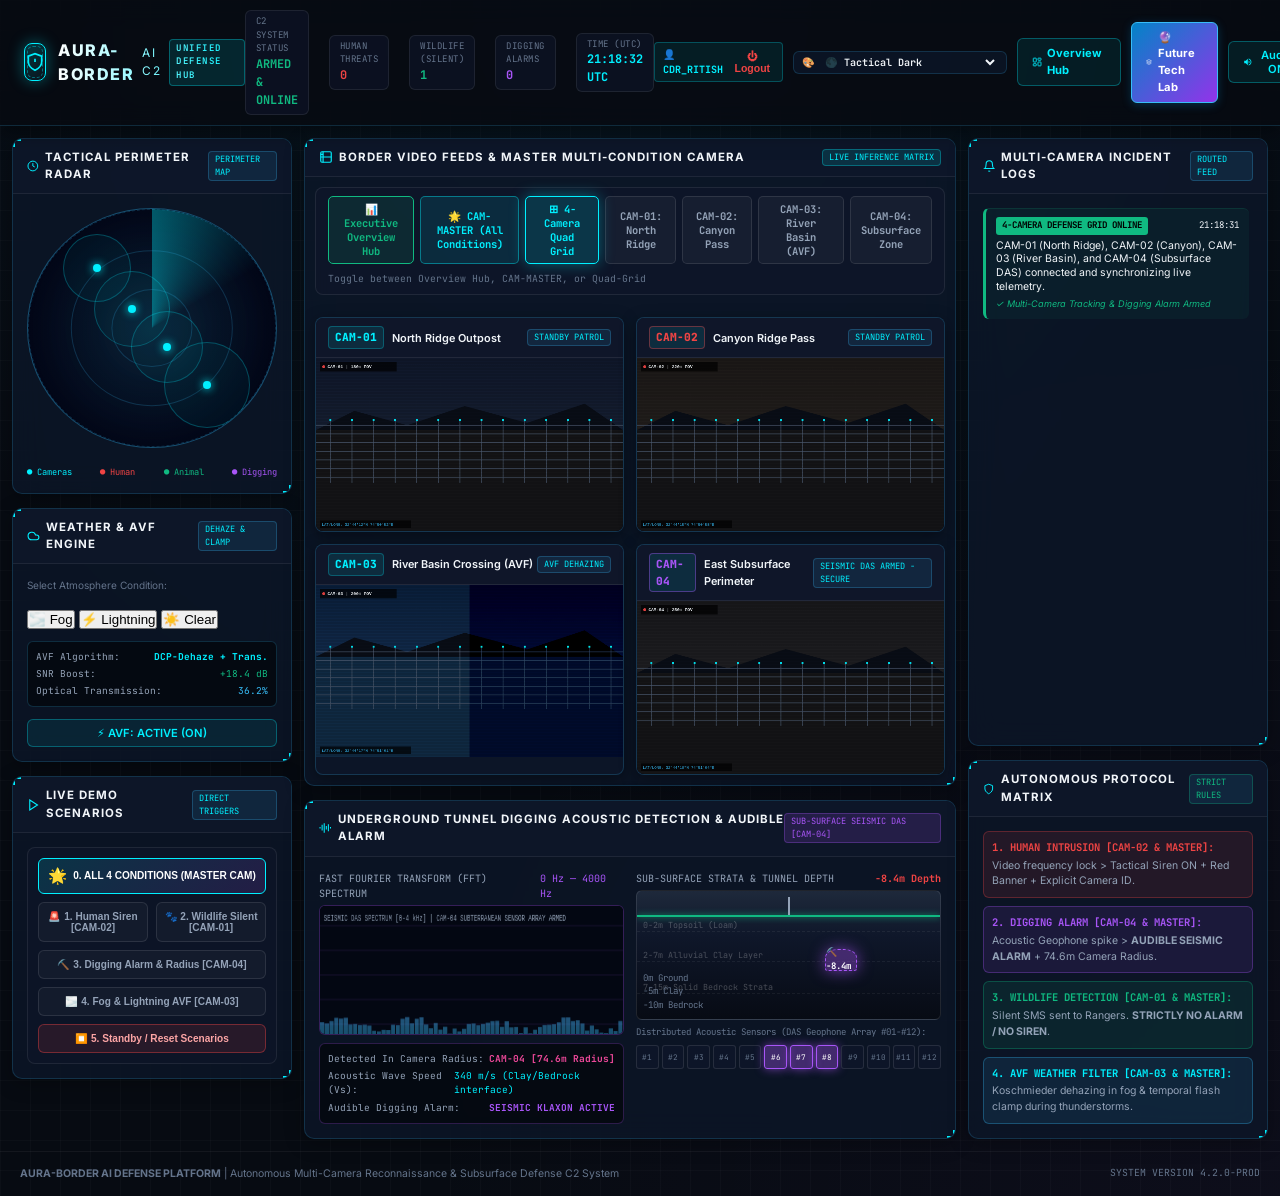
<file: index.html>
<!DOCTYPE html>
<html lang="en">
<head>
  <meta charset="UTF-8">
  <meta http-equiv="refresh" content="0; url=frontend/index.html">
  <title>Redirecting to AURA-BORDER AI C2...</title>
  <script>window.location.href = "frontend/index.html";</script>
</head>
<body style="background:#020617; color:#fff; font-family:monospace; display:flex; justify-content:center; align-items:center; height:100vh;">
  <p>Loading AURA-BORDER AI Defense Command &amp; Control... <a href="frontend/index.html" style="color:#00f0ff;">Click here if not redirected</a></p>
</body>
</html>
</file>
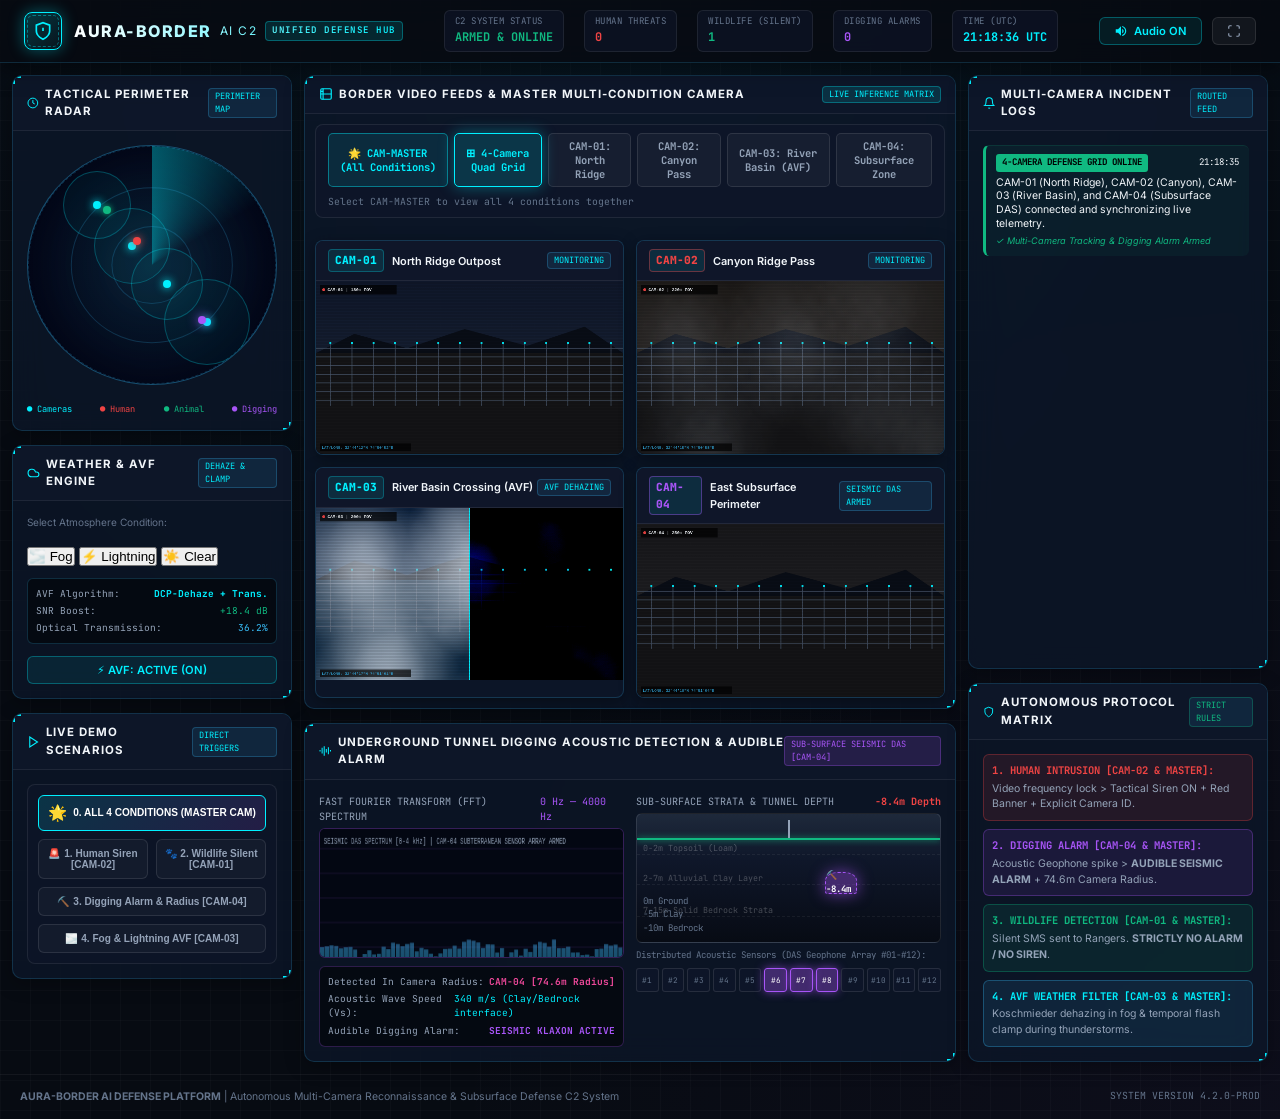
<file: ai-border-surveillance/index.html>
<!DOCTYPE html>
<html lang="en">
<head>
  <meta charset="UTF-8">
  <meta name="viewport" content="width=device-width, initial-scale=1.0">
  <title>AURA-BORDER AI | Multi-Camera Border Surveillance &amp; Subsurface Defense</title>
  
  <!-- Google Fonts: Inter & JetBrains Mono -->
  <link rel="preconnect" href="https://fonts.googleapis.com">
  <link rel="preconnect" href="https://fonts.gstatic.com" crossorigin>
  <link href="https://fonts.googleapis.com/css2?family=Inter:wght@400;500;600;700;800&family=JetBrains+Mono:wght@400;500;600;700&display=swap" rel="stylesheet">
  
  <!-- CSS Stylesheets -->
  <link rel="stylesheet" href="css/style.css">
  <link rel="stylesheet" href="css/tactical-ui.css">
</head>
<body>

  <!-- Top Tactical Command Status Bar -->
  <header class="top-navbar">
    <div class="brand-section">
      <div class="brand-logo-icon">
        <svg width="20" height="20" viewBox="0 0 24 24" fill="none" stroke="currentColor" stroke-width="2">
          <path d="M12 22s8-4 8-10V5l-8-3-8 3v7c0 6 8 10 8 10z"/>
          <path d="M12 8v4"/>
          <path d="M12 16h.01"/>
        </svg>
      </div>
      <div>
        <div class="brand-title">
          AURA-BORDER <span style="font-weight:400; font-size:0.85rem; color:var(--text-muted);">AI C2</span>
          <span class="brand-badge">UNIFIED DEFENSE HUB</span>
        </div>
      </div>
    </div>

    <!-- Live System Telemetry Metrics -->
    <div class="top-metrics">
      <div class="metric-pill">
        <span class="metric-label">C2 SYSTEM STATUS</span>
        <span class="metric-val green">ARMED &amp; ONLINE</span>
      </div>
      <div class="metric-pill">
        <span class="metric-label">HUMAN THREATS</span>
        <span class="metric-val red" id="metricHumanThreats">0</span>
      </div>
      <div class="metric-pill">
        <span class="metric-label">WILDLIFE (SILENT)</span>
        <span class="metric-val green" id="metricAnimalLogged">1</span>
      </div>
      <div class="metric-pill">
        <span class="metric-label">DIGGING ALARMS</span>
        <span class="metric-val" style="color:var(--accent-purple);" id="metricTunnelAlerts">0</span>
      </div>
      <div class="metric-pill">
        <span class="metric-label">TIME (UTC)</span>
        <span class="metric-val" id="liveClock">12:45:00 UTC</span>
      </div>
    </div>

    <!-- Navigation & Audio Shortcuts -->
    <div class="nav-actions">
      <button class="btn btn-cyber" id="audioMuteBtn">
        <svg width="14" height="14" viewBox="0 0 24 24" fill="currentColor">
          <path d="M3 9v6h4l5 5V4L7 9H3zm13.5 3c0-1.77-1.02-3.29-2.5-4.03v8.05c1.48-.73 2.5-2.25 2.5-4.02zM14 3.23v2.06c2.89.86 5 3.54 5 6.71s-2.11 5.85-5 6.71v2.06c4.01-.91 7-4.49 7-8.77s-2.99-7.86-7-8.77z"/>
        </svg>
        Audio ON
      </button>
      <button class="btn btn-ghost" id="fullscreenBtn" title="Toggle Fullscreen">
        <svg width="14" height="14" viewBox="0 0 24 24" fill="none" stroke="currentColor" stroke-width="2">
          <path d="M8 3H5a2 2 0 0 0-2 2v3m18 0V5a2 2 0 0 0-2-2h-3m0 18h3a2 2 0 0 0 2-2v-3M3 16v3a2 2 0 0 0 2 2h3"/>
        </svg>
      </button>
    </div>
  </header>

  <!-- Global Multi-Alarm Banner -->
  <div class="alert-banner" id="globalAlertBanner"></div>

  <!-- Main C2 Dashboard Layout -->
  <main class="dashboard-grid">

    <!-- LEFT COLUMN: Tactical Radar, AVF Weather Engine, Quick Scenarios -->
    <aside style="display:flex; flex-direction:column; gap:14px;">
      
      <!-- Sector Radar with Camera Radii -->
      <div class="c2-card">
        <div class="card-header">
          <div class="card-title-group">
            <span class="card-title">
              <svg width="14" height="14" viewBox="0 0 24 24" fill="none" stroke="currentColor" stroke-width="2"><circle cx="12" cy="12" r="10"/><path d="M12 6v6l4 2"/></svg>
              Tactical Perimeter Radar
            </span>
          </div>
          <span class="card-badge">PERIMETER MAP</span>
        </div>
        <div class="card-body" style="align-items:center;">
          <div class="radar-map-wrapper">
            <div class="radar-sweep"></div>
            <div class="radar-rings"></div>
            
            <!-- Camera Positions -->
            <div class="cam-node-marker" style="top:25%; left:28%;" title="CAM-01 (North Ridge Outpost)"></div>
            <div class="cam-radius-ring" id="camRing_CAM-01" style="top:25%; left:28%; width:68px; height:68px;"></div>

            <div class="cam-node-marker" style="top:42%; left:42%;" title="CAM-02 (Canyon Pass)"></div>
            <div class="cam-radius-ring" id="camRing_CAM-02" style="top:42%; left:42%; width:76px; height:76px;"></div>

            <div class="cam-node-marker" style="top:58%; left:56%;" title="CAM-03 (River Basin Crossing)"></div>
            <div class="cam-radius-ring" id="camRing_CAM-03" style="top:58%; left:56%; width:72px; height:72px;"></div>

            <div class="cam-node-marker" style="top:74%; left:72%;" title="CAM-04 (East Subsurface Perimeter)"></div>
            <div class="cam-radius-ring" id="camRing_CAM-04" style="top:74%; left:72%; width:86px; height:86px;"></div>

            <!-- Radar Blips -->
            <div class="radar-blip human" style="top:40%; left:44%;" title="Human Intruder"></div>
            <div class="radar-blip animal" style="top:27%; left:32%;" title="Wildlife"></div>
            <div class="radar-blip tunnel" style="top:73%; left:70%;" title="Subsurface Digging"></div>
          </div>
          
          <div style="display:flex; justify-content:space-between; width:100%; font-size:0.62rem; font-family:var(--font-mono); margin-top:6px; color:var(--text-dim);">
            <span style="color:var(--accent-cyan);">● Cameras</span>
            <span style="color:var(--accent-red);">● Human</span>
            <span style="color:var(--accent-green);">● Animal</span>
            <span style="color:var(--accent-purple);">● Digging</span>
          </div>
        </div>
      </div>

      <!-- Atmospheric Weather & AVF Dehaze Simulator -->
      <div class="c2-card">
        <div class="card-header">
          <div class="card-title-group">
            <span class="card-title">
              <svg width="14" height="14" viewBox="0 0 24 24" fill="none" stroke="currentColor" stroke-width="2"><path d="M17.5 19H9a7 7 0 1 1 6.71-9h1.79a4.5 4.5 0 1 1 0 9Z"/></svg>
              Weather &amp; AVF Engine
            </span>
          </div>
          <span class="card-badge">DEHAZE &amp; CLAMP</span>
        </div>
        <div class="card-body">
          <div style="font-size:0.72rem; color:var(--text-dim); margin-bottom:2px;">Select Atmosphere Condition:</div>
          <div class="weather-selector">
            <button class="weather-tab active" data-weather="fog">🌫️ Fog</button>
            <button class="weather-tab" data-weather="lightning">⚡ Lightning</button>
            <button class="weather-tab" data-weather="clear">☀️ Clear</button>
          </div>

          <div style="background:rgba(0,0,0,0.5); padding:8px; border-radius:6px; border:1px solid rgba(56,189,248,0.2); font-family:var(--font-mono); font-size:0.68rem; display:flex; flex-direction:column; gap:3px;">
            <div style="display:flex; justify-content:space-between;">
              <span style="color:var(--text-muted);">AVF Algorithm:</span>
              <span id="avfAlgoVal" style="color:var(--accent-cyan); font-weight:700;">DCP-Dehaze + Trans.</span>
            </div>
            <div style="display:flex; justify-content:space-between;">
              <span style="color:var(--text-muted);">SNR Boost:</span>
              <span id="avfSnrVal" style="color:var(--accent-green);">+18.4 dB</span>
            </div>
            <div style="display:flex; justify-content:space-between;">
              <span style="color:var(--text-muted);">Optical Transmission:</span>
              <span id="avfTransVal" style="color:var(--accent-blue);">36.2%</span>
            </div>
          </div>

          <button id="avfToggleBtn" class="btn btn-cyber active" style="width:100%;">
            <span style="color:#00f0ff">⚡ AVF: ACTIVE (ON)</span>
          </button>
        </div>
      </div>

      <!-- Quick Action Live Scenarios (Targeting Exact Cameras & Master Demo) -->
      <div class="c2-card">
        <div class="card-header">
          <div class="card-title-group">
            <span class="card-title">
              <svg width="14" height="14" viewBox="0 0 24 24" fill="none" stroke="currentColor" stroke-width="2"><polygon points="5 3 19 12 5 21 5 3"/></svg>
              Live Demo Scenarios
            </span>
          </div>
          <span class="card-badge">DIRECT TRIGGERS</span>
        </div>
        <div class="card-body">
          <div class="scenario-bar">
            <!-- Master Unified Scenario -->
            <button class="scenario-btn" id="btnSimMasterAll" style="grid-column: span 2; background:linear-gradient(135deg, rgba(0,240,255,0.15), rgba(168,85,247,0.15)); border-color:var(--accent-cyan); color:#fff;">
              <span style="font-size:1.1rem;">🌟</span>
              <span><strong>0. ALL 4 CONDITIONS (MASTER CAM)</strong></span>
            </button>
            <button class="scenario-btn trigger-human" id="btnSimHuman">
              <span>🚨 1. Human Siren [CAM-02]</span>
            </button>
            <button class="scenario-btn trigger-animal" id="btnSimAnimal">
              <span>🐾 2. Wildlife Silent [CAM-01]</span>
            </button>
            <button class="scenario-btn trigger-tunnel" id="btnSimTunnel" style="grid-column: span 2;">
              <span>⛏️ 3. Digging Alarm &amp; Radius [CAM-04]</span>
            </button>
            <button class="scenario-btn trigger-fog" id="btnSimFogStorm" style="grid-column: span 2;">
              <span>🌫️ 4. Fog &amp; Lightning AVF [CAM-03]</span>
            </button>
          </div>
        </div>
      </div>

    </aside>

    <!-- CENTER COLUMN: Camera Viewports & Subsurface Panel -->
    <section style="display:flex; flex-direction:column; gap:14px;">
      
      <!-- Camera Viewport Section -->
      <div class="c2-card" style="flex:1;">
        <div class="card-header">
          <div class="card-title-group">
            <span class="card-title">
              <svg width="14" height="14" viewBox="0 0 24 24" fill="none" stroke="currentColor" stroke-width="2"><rect width="18" height="18" x="3" y="3" rx="2"/><path d="M7 3v18"/><path d="M3 7.5h4"/><path d="M3 12h18"/></svg>
              Border Video Feeds &amp; Master Multi-Condition Camera
            </span>
          </div>
          <div class="card-badge" style="background:rgba(0,240,255,0.12); color:var(--accent-cyan); border-color:rgba(0,240,255,0.3);">
            LIVE INFERENCE MATRIX
          </div>
        </div>

        <div class="card-body" style="padding:10px;">
          
          <!-- Camera Filter Tabs -->
          <div class="camera-view-toolbar">
            <div class="cam-filter-tabs">
              <button class="cam-filter-btn" data-filter="cam_master" style="color:var(--accent-cyan); border-color:rgba(0,240,255,0.4); background:rgba(0,240,255,0.1);">
                🌟 CAM-MASTER (All Conditions)
              </button>
              <button class="cam-filter-btn active" data-filter="all">⊞ 4-Camera Quad Grid</button>
              <button class="cam-filter-btn" data-filter="cam1">CAM-01: North Ridge</button>
              <button class="cam-filter-btn" data-filter="cam2">CAM-02: Canyon Pass</button>
              <button class="cam-filter-btn" data-filter="cam3">CAM-03: River Basin (AVF)</button>
              <button class="cam-filter-btn" data-filter="cam4">CAM-04: Subsurface Zone</button>
            </div>
            <div style="font-family:var(--font-mono); font-size:0.7rem; color:var(--text-dim);">
              Select CAM-MASTER to view all 4 conditions together
            </div>
          </div>

          <!-- UNIFIED MASTER CAMERA VIEW (All 4 Conditions Displayed Concurrently) -->
          <div id="masterCameraContainer" style="display:none; width:100%;">
            <div class="camera-card" style="border-color:var(--accent-cyan);">
              <div class="cam-card-header" style="background:rgba(2,6,23,0.95);">
                <div class="cam-title-group">
                  <span class="cam-id-tag" style="background:rgba(0,240,255,0.2); color:#fff;">🌟 CAM-MASTER</span>
                  <span class="cam-name-text">Unified Multi-Modal Border Hub (All 4 Conditions Active Simultaneously)</span>
                </div>
                <span class="card-badge" id="badge_cam_master" style="background:rgba(0,240,255,0.15); color:var(--accent-cyan);">ALL CONDITIONS ACTIVE</span>
              </div>
              
              <div class="video-viewport" id="masterAvfWrapper" style="aspect-ratio:16/9; max-height:480px;">
                <canvas id="canvas_cam_master" class="feed-canvas"></canvas>
                <div class="scanlines"></div>

                <!-- Interactive AVF Split Line on Master Camera -->
                <div class="split-line" id="masterSplitLine" style="left:50%;">
                  <div class="split-handle">◀ ▶</div>
                </div>
                <div class="split-badge-raw">RAW WEATHER (FOG &amp; LIGHTNING)</div>
                <div class="split-badge-avf">AVF FILTERED (CRYSTAL CLEAR)</div>
              </div>

              <!-- Master Camera Multi-Condition Telemetry Strip -->
              <div style="display:grid; grid-template-columns:repeat(4, 1fr); gap:8px; padding:10px; background:rgba(15,23,42,0.9); border-top:1px solid rgba(255,255,255,0.08); font-family:var(--font-mono); font-size:0.68rem;">
                <div style="border-left:2px solid var(--accent-red); padding-left:6px;">
                  <strong style="color:var(--accent-red);">1. Human Video AI:</strong><br>
                  <span style="color:var(--text-muted);">Red Box | Tactical Siren</span>
                </div>
                <div style="border-left:2px solid var(--accent-purple); padding-left:6px;">
                  <strong style="color:var(--accent-purple);">2. Subsurface Digging:</strong><br>
                  <span style="color:var(--text-muted);">-8.4m Depth | 74.6m Radius</span>
                </div>
                <div style="border-left:2px solid var(--accent-green); padding-left:6px;">
                  <strong style="color:var(--accent-green);">3. Wildlife Protocol:</strong><br>
                  <span style="color:var(--text-muted);">Silent SMS | No Siren</span>
                </div>
                <div style="border-left:2px solid var(--accent-cyan); padding-left:6px;">
                  <strong style="color:var(--accent-cyan);">4. AVF Dehaze Engine:</strong><br>
                  <span style="color:var(--text-muted);">DCP Dehaze + Flash Clamp</span>
                </div>
              </div>

            </div>
          </div>

          <!-- 4-Camera Quad Grid -->
          <div class="camera-grid-quad" id="cameraGridContainer">
            
            <!-- CAMERA 1 -->
            <div class="camera-card" data-cam="cam1">
              <div class="cam-card-header">
                <div class="cam-title-group">
                  <span class="cam-id-tag">CAM-01</span>
                  <span class="cam-name-text">North Ridge Outpost</span>
                </div>
                <span class="card-badge" id="badge_cam1">MONITORING</span>
              </div>
              <div class="video-viewport">
                <canvas id="canvas_cam1" class="feed-canvas"></canvas>
                <div class="scanlines"></div>
              </div>
            </div>

            <!-- CAMERA 2 -->
            <div class="camera-card" data-cam="cam2">
              <div class="cam-card-header">
                <div class="cam-title-group">
                  <span class="cam-id-tag" style="color:var(--accent-red); border-color:rgba(239,68,68,0.4);">CAM-02</span>
                  <span class="cam-name-text">Canyon Ridge Pass</span>
                </div>
                <span class="card-badge" id="badge_cam2">MONITORING</span>
              </div>
              <div class="video-viewport">
                <canvas id="canvas_cam2" class="feed-canvas"></canvas>
                <div class="scanlines"></div>
              </div>
            </div>

            <!-- CAMERA 3 -->
            <div class="camera-card" data-cam="cam3">
              <div class="cam-card-header">
                <div class="cam-title-group">
                  <span class="cam-id-tag">CAM-03</span>
                  <span class="cam-name-text">River Basin Crossing (AVF)</span>
                </div>
                <span class="card-badge" id="badge_cam3">AVF DEHAZING</span>
              </div>
              <div class="video-viewport">
                <canvas id="canvas_cam3" class="feed-canvas"></canvas>
                <div class="scanlines"></div>
              </div>
            </div>

            <!-- CAMERA 4 -->
            <div class="camera-card" data-cam="cam4">
              <div class="cam-card-header">
                <div class="cam-title-group">
                  <span class="cam-id-tag" style="color:var(--accent-purple); border-color:rgba(168,85,247,0.4);">CAM-04</span>
                  <span class="cam-name-text">East Subsurface Perimeter</span>
                </div>
                <span class="card-badge" id="badge_cam4">SEISMIC DAS ARMED</span>
              </div>
              <div class="video-viewport">
                <canvas id="canvas_cam4" class="feed-canvas"></canvas>
                <div class="scanlines"></div>
              </div>
            </div>

          </div>

        </div>
      </div>

      <!-- Underground Acoustic Digging Alarm & Camera Radius Inspector -->
      <div class="c2-card">
        <div class="card-header">
          <div class="card-title-group">
            <span class="card-title">
              <svg width="14" height="14" viewBox="0 0 24 24" fill="none" stroke="currentColor" stroke-width="2"><path d="M2 10v3"/><path d="M6 6v11"/><path d="M10 3v18"/><path d="M14 8v7"/><path d="M18 5v13"/><path d="M22 10v3"/></svg>
              Underground Tunnel Digging Acoustic Detection &amp; Audible Alarm
            </span>
          </div>
          <span class="card-badge" style="background:rgba(168,85,247,0.15); color:var(--accent-purple); border-color:rgba(168,85,247,0.3);">
            SUB-SURFACE SEISMIC DAS [CAM-04]
          </span>
        </div>
        
        <div class="card-body" style="display:grid; grid-template-columns:1fr 1fr; gap:12px;">
          
          <!-- Audio Frequency Spectrogram Canvas & Geotechnical Data -->
          <div>
            <div style="font-size:0.72rem; color:var(--text-muted); margin-bottom:4px; font-family:var(--font-mono); display:flex; justify-content:space-between;">
              <span>FAST FOURIER TRANSFORM (FFT) SPECTRUM</span>
              <span style="color:var(--accent-purple);">0 Hz — 4000 Hz</span>
            </div>
            <div class="spectrogram-container">
              <canvas id="spectrogramCanvas" class="spectrogram-canvas"></canvas>
            </div>
            
            <div style="background:rgba(0,0,0,0.5); padding:8px; border-radius:6px; border:1px solid rgba(168,85,247,0.25); font-family:var(--font-mono); font-size:0.68rem; margin-top:8px; display:flex; flex-direction:column; gap:3px;">
              <div style="display:flex; justify-content:space-between;">
                <span style="color:var(--text-muted);">Detected In Camera Radius:</span>
                <span id="diggingCamRadiusVal" style="color:#ec4899; font-weight:700;">CAM-04 [74.6m Radius]</span>
              </div>
              <div style="display:flex; justify-content:space-between;">
                <span style="color:var(--text-muted);">Acoustic Wave Speed (Vs):</span>
                <span style="color:var(--accent-cyan);">340 m/s (Clay/Bedrock interface)</span>
              </div>
              <div style="display:flex; justify-content:space-between;">
                <span style="color:var(--text-muted);">Audible Digging Alarm:</span>
                <span style="color:var(--accent-purple); font-weight:700;">SEISMIC KLAXON ACTIVE</span>
              </div>
            </div>
          </div>

          <!-- Underground Cross-Section & Geophone Array -->
          <div>
            <div style="font-size:0.72rem; color:var(--text-muted); margin-bottom:4px; font-family:var(--font-mono); display:flex; justify-content:space-between;">
              <span>SUB-SURFACE STRATA &amp; TUNNEL DEPTH</span>
              <span id="undergroundDepthVal" style="color:var(--accent-red); font-weight:700;">-8.4m Depth</span>
            </div>
            <div class="underground-vis">
              <div class="ground-level"></div>
              <div class="fence-layer"></div>
              <div class="soil-stratum" style="top:28px;">0-2m Topsoil (Loam)</div>
              <div class="soil-stratum" style="top:58px;">2-7m Alluvial Clay Layer</div>
              <div class="soil-stratum" style="top:90px;">7-15m Solid Bedrock Strata</div>

              <div class="tunnel-cavity" id="tunnelCavity" style="left:62%; top:58px;">
                ⛏️ -8.4m
              </div>
              <div class="depth-meter">
                0m Ground<br>
                -5m Clay<br>
                -10m Bedrock
              </div>
            </div>

            <!-- 12-Geophone Sensor Array -->
            <div style="font-size:0.65rem; color:var(--text-dim); font-family:var(--font-mono); margin-top:6px;">
              Distributed Acoustic Sensors (DAS Geophone Array #01-#12):
            </div>
            <div class="sensor-array-strip">
              <div class="geophone-node">#1</div>
              <div class="geophone-node">#2</div>
              <div class="geophone-node">#3</div>
              <div class="geophone-node">#4</div>
              <div class="geophone-node">#5</div>
              <div class="geophone-node active-drill">#6</div>
              <div class="geophone-node active-drill">#7</div>
              <div class="geophone-node active-drill">#8</div>
              <div class="geophone-node">#9</div>
              <div class="geophone-node">#10</div>
              <div class="geophone-node">#11</div>
              <div class="geophone-node">#12</div>
            </div>
          </div>

        </div>
      </div>

    </section>

    <!-- RIGHT COLUMN: Multi-Camera Incident Feed & Threat Protocols -->
    <aside style="display:flex; flex-direction:column; gap:14px;">
      
      <!-- Incident & Alert Notification Feed -->
      <div class="c2-card" style="flex:1;">
        <div class="card-header">
          <div class="card-title-group">
            <span class="card-title">
              <svg width="14" height="14" viewBox="0 0 24 24" fill="none" stroke="currentColor" stroke-width="2"><path d="M6 8a6 6 0 0 1 12 0c0 7 3 9 3 9H3s3-2 3-9"/><path d="M10.3 21a1.94 1.94 0 0 0 3.4 0"/></svg>
              Multi-Camera Incident Logs
            </span>
          </div>
          <span class="card-badge">ROUTED FEED</span>
        </div>
        <div class="card-body">
          <div class="incident-feed" id="incidentFeed"></div>
        </div>
      </div>

      <!-- AI Rule Engine & Protocol Compliance Card -->
      <div class="c2-card">
        <div class="card-header">
          <div class="card-title-group">
            <span class="card-title">
              <svg width="14" height="14" viewBox="0 0 24 24" fill="none" stroke="currentColor" stroke-width="2"><path d="M12 22s8-4 8-10V5l-8-3-8 3v7c0 6 8 10 8 10z"/></svg>
              Autonomous Protocol Matrix
            </span>
          </div>
          <span class="card-badge" style="color:var(--accent-green); border-color:rgba(16,185,129,0.3);">STRICT RULES</span>
        </div>
        <div class="card-body" style="font-size:0.75rem; display:flex; flex-direction:column; gap:8px;">
          
          <div style="background:rgba(239,68,68,0.1); border:1px solid rgba(239,68,68,0.3); padding:8px; border-radius:6px;">
            <div style="font-weight:700; color:var(--accent-red); font-family:var(--font-mono); margin-bottom:2px;">1. HUMAN INTRUSION [CAM-02 &amp; MASTER]:</div>
            <div style="color:var(--text-muted);">Video frequency lock &gt; Tactical Siren ON + Red Banner + Explicit Camera ID.</div>
          </div>

          <div style="background:rgba(168,85,247,0.1); border:1px solid rgba(168,85,247,0.3); padding:8px; border-radius:6px;">
            <div style="font-weight:700; color:var(--accent-purple); font-family:var(--font-mono); margin-bottom:2px;">2. DIGGING ALARM [CAM-04 &amp; MASTER]:</div>
            <div style="color:var(--text-muted);">Acoustic Geophone spike &gt; <strong>AUDIBLE SEISMIC ALARM</strong> + 74.6m Camera Radius.</div>
          </div>

          <div style="background:rgba(16,185,129,0.1); border:1px solid rgba(16,185,129,0.3); padding:8px; border-radius:6px;">
            <div style="font-weight:700; color:var(--accent-green); font-family:var(--font-mono); margin-bottom:2px;">3. WILDLIFE DETECTION [CAM-01 &amp; MASTER]:</div>
            <div style="color:var(--text-muted);">Silent SMS sent to Rangers. <strong>STRICTLY NO ALARM / NO SIREN</strong>.</div>
          </div>

          <div style="background:rgba(56,189,248,0.1); border:1px solid rgba(56,189,248,0.3); padding:8px; border-radius:6px;">
            <div style="font-weight:700; color:var(--accent-cyan); font-family:var(--font-mono); margin-bottom:2px;">4. AVF WEATHER FILTER [CAM-03 &amp; MASTER]:</div>
            <div style="color:var(--text-muted);">Koschmieder dehazing in fog &amp; temporal flash clamp during thunderstorms.</div>
          </div>

        </div>
      </div>

    </aside>

  </main>

  <!-- Clean Footer Bar -->
  <footer class="footer-bar">
    <div>
      <strong>AURA-BORDER AI DEFENSE PLATFORM</strong> | Autonomous Multi-Camera Reconnaissance &amp; Subsurface Defense C2 System
    </div>
    <div style="color:var(--text-dim); font-family:var(--font-mono); font-size:0.7rem;">
      SYSTEM VERSION 4.2.0-PROD
    </div>
  </footer>

  <!-- Scripts -->
  <script src="js/audio-synth.js"></script>
  <script src="js/avf-filter.js"></script>
  <script src="js/vision-feed.js"></script>
  <script src="js/seismic-audio.js"></script>
  <script src="js/alert-system.js"></script>
  <script src="js/app.js"></script>
</body>
</html>
</file>
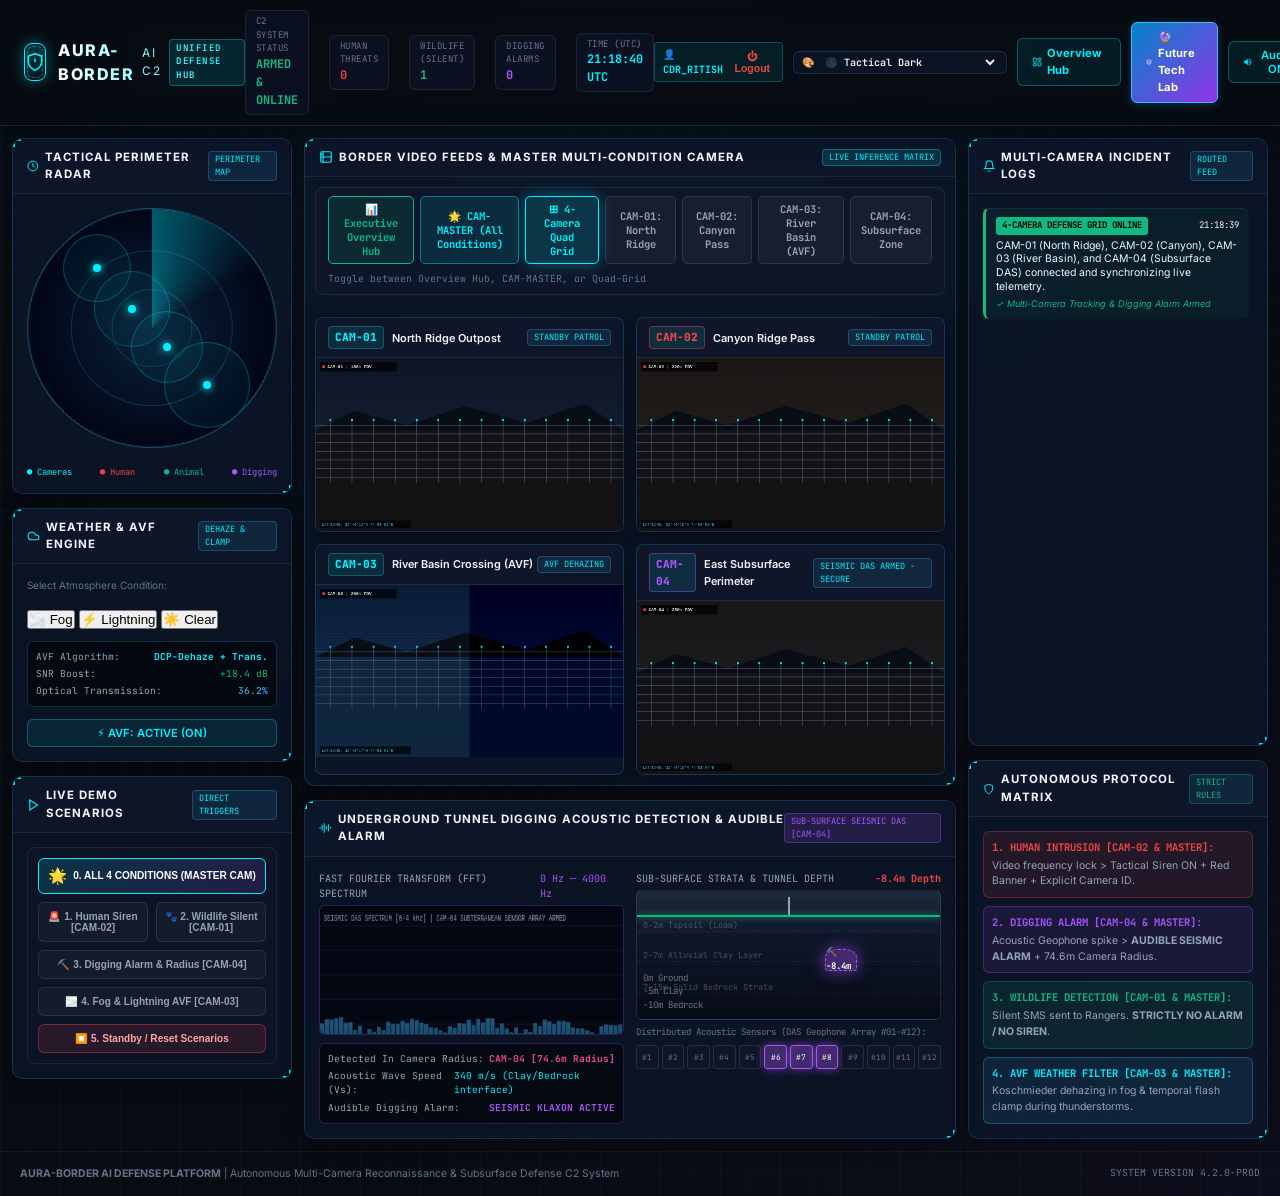
<file: frontend/index.html>
<!DOCTYPE html>
<html lang="en">
<head>
  <meta charset="UTF-8">
  <meta name="viewport" content="width=device-width, initial-scale=1.0">
  <title>AURA-BORDER AI | Multi-Camera Border Surveillance &amp; Subsurface Defense</title>
  
  <!-- Google Fonts: Inter & JetBrains Mono -->
  <link rel="preconnect" href="https://fonts.googleapis.com">
  <link rel="preconnect" href="https://fonts.gstatic.com" crossorigin>
  <link href="https://fonts.googleapis.com/css2?family=Inter:wght@400;500;600;700;800&family=JetBrains+Mono:wght@400;500;600;700&display=swap" rel="stylesheet">
  
  <!-- CSS Stylesheets -->
  <link rel="stylesheet" href="css/style.css">
  <link rel="stylesheet" href="css/tactical-ui.css">
</head>
<body>

  <!-- Top Tactical Command Status Bar -->
  <header class="top-navbar">
    <div class="brand-section">
      <div class="brand-logo-icon">
        <svg width="20" height="20" viewBox="0 0 24 24" fill="none" stroke="currentColor" stroke-width="2">
          <path d="M12 22s8-4 8-10V5l-8-3-8 3v7c0 6 8 10 8 10z"/>
          <path d="M12 8v4"/>
          <path d="M12 16h.01"/>
        </svg>
      </div>
      <div>
        <div class="brand-title">
          AURA-BORDER <span style="font-weight:400; font-size:0.85rem; color:var(--text-muted);">AI C2</span>
          <span class="brand-badge">UNIFIED DEFENSE HUB</span>
        </div>
      </div>
    </div>

    <!-- Live System Telemetry Metrics -->
    <div class="top-metrics">
      <div class="metric-pill">
        <span class="metric-label">C2 SYSTEM STATUS</span>
        <span class="metric-val green">ARMED &amp; ONLINE</span>
      </div>
      <div class="metric-pill">
        <span class="metric-label">HUMAN THREATS</span>
        <span class="metric-val red" id="metricHumanThreats">0</span>
      </div>
      <div class="metric-pill">
        <span class="metric-label">WILDLIFE (SILENT)</span>
        <span class="metric-val green" id="metricAnimalLogged">1</span>
      </div>
      <div class="metric-pill">
        <span class="metric-label">DIGGING ALARMS</span>
        <span class="metric-val" style="color:var(--accent-purple);" id="metricTunnelAlerts">0</span>
      </div>
      <div class="metric-pill">
        <span class="metric-label">TIME (UTC)</span>
        <span class="metric-val" id="liveClock">12:45:00 UTC</span>
      </div>
    </div>

    <!-- Navigation & Audio Shortcuts -->
    <div class="nav-actions">
      <!-- Theme & Light Colors Selector -->
      <div class="theme-selector-wrapper" title="Change Dashboard Theme & Colors">
        <span>🎨</span>
        <select id="themeSelect" class="theme-select" aria-label="Select Theme Palette">
          <option value="tactical-dark">🌑 Tactical Dark</option>
          <option value="light-titanium">⚪ Titanium Clean (Light)</option>
          <option value="light-arctic">🧊 Arctic Defense (Light)</option>
          <option value="light-sandstorm">🏜️ Sandstorm Khaki (Light)</option>
          <option value="light-sage">🌿 Tactical Sage (Light)</option>
        </select>
      </div>

      <a href="overview.html" class="btn btn-cyber" style="font-weight:700; display:inline-flex; align-items:center; gap:5px;">
        <svg width="14" height="14" viewBox="0 0 24 24" fill="none" stroke="currentColor" stroke-width="2">
          <rect width="7" height="9" x="3" y="3" rx="1"/>
          <rect width="7" height="5" x="14" y="3" rx="1"/>
          <rect width="7" height="9" x="14" y="12" rx="1"/>
          <rect width="7" height="5" x="3" y="16" rx="1"/>
        </svg>
        Overview Hub
      </a>

      <a href="future-tech.html" class="btn btn-primary" style="background:linear-gradient(135deg, #0284c7, #9333ea); border-color:#38bdf8; font-weight:700; display:inline-flex; align-items:center; gap:6px;">
        <svg width="14" height="14" viewBox="0 0 24 24" fill="none" stroke="currentColor" stroke-width="2">
          <polygon points="12 2 2 7 12 12 22 7 12 2"></polygon>
          <polyline points="2 17 12 22 22 17"></polyline>
          <polyline points="2 12 12 17 22 12"></polyline>
        </svg>
        🔮 Future Tech Lab
      </a>
      <button class="btn btn-cyber" id="audioMuteBtn">
        <svg width="14" height="14" viewBox="0 0 24 24" fill="currentColor">
          <path d="M3 9v6h4l5 5V4L7 9H3zm13.5 3c0-1.77-1.02-3.29-2.5-4.03v8.05c1.48-.73 2.5-2.25 2.5-4.02zM14 3.23v2.06c2.89.86 5 3.54 5 6.71s-2.11 5.85-5 6.71v2.06c4.01-.91 7-4.49 7-8.77s-2.99-7.86-7-8.77z"/>
        </svg>
        Audio ON
      </button>
      <button class="btn btn-ghost" id="fullscreenBtn" title="Toggle Fullscreen">
        <svg width="14" height="14" viewBox="0 0 24 24" fill="none" stroke="currentColor" stroke-width="2">
          <path d="M8 3H5a2 2 0 0 0-2 2v3m18 0V5a2 2 0 0 0-2-2h-3m0 18h3a2 2 0 0 0 2-2v-3M3 16v3a2 2 0 0 0 2 2h3"/>
        </svg>
      </button>
    </div>
  </header>

  <!-- Global Multi-Alarm Banner -->
  <div class="alert-banner" id="globalAlertBanner"></div>

  <!-- Main C2 Dashboard Layout -->
  <main class="dashboard-grid">

    <!-- LEFT COLUMN: Tactical Radar, AVF Weather Engine, Quick Scenarios -->
    <aside style="display:flex; flex-direction:column; gap:14px;">
      
      <!-- Sector Radar with Camera Radii -->
      <div class="c2-card">
        <div class="card-header">
          <div class="card-title-group">
            <span class="card-title">
              <svg width="14" height="14" viewBox="0 0 24 24" fill="none" stroke="currentColor" stroke-width="2"><circle cx="12" cy="12" r="10"/><path d="M12 6v6l4 2"/></svg>
              Tactical Perimeter Radar
            </span>
          </div>
          <span class="card-badge">PERIMETER MAP</span>
        </div>
        <div class="card-body" style="align-items:center;">
          <div class="radar-map-wrapper">
            <div class="radar-sweep"></div>
            <div class="radar-rings"></div>
            
            <!-- Camera Positions -->
            <div class="cam-node-marker" style="top:25%; left:28%;" title="CAM-01 (North Ridge Outpost)"></div>
            <div class="cam-radius-ring" id="camRing_CAM-01" style="top:25%; left:28%; width:68px; height:68px;"></div>

            <div class="cam-node-marker" style="top:42%; left:42%;" title="CAM-02 (Canyon Pass)"></div>
            <div class="cam-radius-ring" id="camRing_CAM-02" style="top:42%; left:42%; width:76px; height:76px;"></div>

            <div class="cam-node-marker" style="top:58%; left:56%;" title="CAM-03 (River Basin Crossing)"></div>
            <div class="cam-radius-ring" id="camRing_CAM-03" style="top:58%; left:56%; width:72px; height:72px;"></div>

            <div class="cam-node-marker" style="top:74%; left:72%;" title="CAM-04 (East Subsurface Perimeter)"></div>
            <div class="cam-radius-ring" id="camRing_CAM-04" style="top:74%; left:72%; width:86px; height:86px;"></div>

            <!-- Radar Blips -->
            <div class="radar-blip human" id="radarBlipHuman" style="top:40%; left:44%; display:none;" title="Human Intruder"></div>
            <div class="radar-blip animal" id="radarBlipAnimal" style="top:27%; left:32%; display:none;" title="Wildlife"></div>
            <div class="radar-blip tunnel" id="radarBlipTunnel" style="top:73%; left:70%; display:none;" title="Subsurface Digging"></div>
          </div>
          
          <div style="display:flex; justify-content:space-between; width:100%; font-size:0.62rem; font-family:var(--font-mono); margin-top:6px; color:var(--text-dim);">
            <span style="color:var(--accent-cyan);">● Cameras</span>
            <span style="color:var(--accent-red);">● Human</span>
            <span style="color:var(--accent-green);">● Animal</span>
            <span style="color:var(--accent-purple);">● Digging</span>
          </div>
        </div>
      </div>

      <!-- Atmospheric Weather & AVF Dehaze Simulator -->
      <div class="c2-card">
        <div class="card-header">
          <div class="card-title-group">
            <span class="card-title">
              <svg width="14" height="14" viewBox="0 0 24 24" fill="none" stroke="currentColor" stroke-width="2"><path d="M17.5 19H9a7 7 0 1 1 6.71-9h1.79a4.5 4.5 0 1 1 0 9Z"/></svg>
              Weather &amp; AVF Engine
            </span>
          </div>
          <span class="card-badge">DEHAZE &amp; CLAMP</span>
        </div>
        <div class="card-body">
          <div style="font-size:0.72rem; color:var(--text-dim); margin-bottom:2px;">Select Atmosphere Condition:</div>
          <div class="weather-selector">
            <button class="weather-tab active" data-weather="fog">🌫️ Fog</button>
            <button class="weather-tab" data-weather="lightning">⚡ Lightning</button>
            <button class="weather-tab" data-weather="clear">☀️ Clear</button>
          </div>

          <div style="background:rgba(0,0,0,0.5); padding:8px; border-radius:6px; border:1px solid rgba(56,189,248,0.2); font-family:var(--font-mono); font-size:0.68rem; display:flex; flex-direction:column; gap:3px;">
            <div style="display:flex; justify-content:space-between;">
              <span style="color:var(--text-muted);">AVF Algorithm:</span>
              <span id="avfAlgoVal" style="color:var(--accent-cyan); font-weight:700;">DCP-Dehaze + Trans.</span>
            </div>
            <div style="display:flex; justify-content:space-between;">
              <span style="color:var(--text-muted);">SNR Boost:</span>
              <span id="avfSnrVal" style="color:var(--accent-green);">+18.4 dB</span>
            </div>
            <div style="display:flex; justify-content:space-between;">
              <span style="color:var(--text-muted);">Optical Transmission:</span>
              <span id="avfTransVal" style="color:var(--accent-blue);">36.2%</span>
            </div>
          </div>

          <button id="avfToggleBtn" class="btn btn-cyber active" style="width:100%;">
            <span style="color:#00f0ff">⚡ AVF: ACTIVE (ON)</span>
          </button>
        </div>
      </div>



      <!-- Quick Action Live Scenarios (Targeting Exact Cameras & Master Demo) -->
      <div class="c2-card">
        <div class="card-header">
          <div class="card-title-group">
            <span class="card-title">
              <svg width="14" height="14" viewBox="0 0 24 24" fill="none" stroke="currentColor" stroke-width="2"><polygon points="5 3 19 12 5 21 5 3"/></svg>
              Live Demo Scenarios
            </span>
          </div>
          <span class="card-badge">DIRECT TRIGGERS</span>
        </div>
        <div class="card-body">
          <div class="scenario-bar">
            <!-- Master Unified Scenario -->
            <button class="scenario-btn" id="btnSimMasterAll" style="grid-column: span 2; background:linear-gradient(135deg, rgba(0,240,255,0.15), rgba(168,85,247,0.15)); border-color:var(--accent-cyan); color:#fff;">
              <span style="font-size:1.1rem;">🌟</span>
              <span><strong>0. ALL 4 CONDITIONS (MASTER CAM)</strong></span>
            </button>
            <button class="scenario-btn trigger-human" id="btnSimHuman">
              <span>🚨 1. Human Siren [CAM-02]</span>
            </button>
            <button class="scenario-btn trigger-animal" id="btnSimAnimal">
              <span>🐾 2. Wildlife Silent [CAM-01]</span>
            </button>
            <button class="scenario-btn trigger-tunnel" id="btnSimTunnel" style="grid-column: span 2;">
              <span>⛏️ 3. Digging Alarm &amp; Radius [CAM-04]</span>
            </button>
            <button class="scenario-btn trigger-fog" id="btnSimFogStorm" style="grid-column: span 2;">
              <span>🌫️ 4. Fog &amp; Lightning AVF [CAM-03]</span>
            </button>
            <button class="scenario-btn" id="btnResetScenarios" style="grid-column: span 2; background:rgba(239, 68, 68, 0.12); border-color:rgba(239,68,68,0.4); color:#fca5a5;">
              <span>⏹️ 5. Standby / Reset Scenarios</span>
            </button>
          </div>
        </div>
      </div>

    </aside>

    <!-- CENTER COLUMN: Camera Viewports & Subsurface Panel -->
    <section style="display:flex; flex-direction:column; gap:14px;">
      
      <!-- Camera Viewport Section -->
      <div class="c2-card" style="flex:1;">
        <div class="card-header">
          <div class="card-title-group">
            <span class="card-title">
              <svg width="14" height="14" viewBox="0 0 24 24" fill="none" stroke="currentColor" stroke-width="2"><rect width="18" height="18" x="3" y="3" rx="2"/><path d="M7 3v18"/><path d="M3 7.5h4"/><path d="M3 12h18"/></svg>
              Border Video Feeds &amp; Master Multi-Condition Camera
            </span>
          </div>
          <div class="card-badge" style="background:rgba(0,240,255,0.12); color:var(--accent-cyan); border-color:rgba(0,240,255,0.3);">
            LIVE INFERENCE MATRIX
          </div>
        </div>

        <div class="card-body" style="padding:10px;">
          
          <!-- Camera Filter Tabs -->
          <div class="camera-view-toolbar">
            <div class="cam-filter-tabs">
              <button class="cam-filter-btn" data-filter="overview" style="color:var(--accent-green); border-color:var(--accent-green); background:rgba(16,185,129,0.12); font-weight:700;">
                📊 Executive Overview Hub
              </button>
              <button class="cam-filter-btn" data-filter="cam_master" style="color:var(--accent-cyan); border-color:rgba(0,240,255,0.4); background:rgba(0,240,255,0.1);">
                🌟 CAM-MASTER (All Conditions)
              </button>
              <button class="cam-filter-btn active" data-filter="all">⊞ 4-Camera Quad Grid</button>
              <button class="cam-filter-btn" data-filter="cam1">CAM-01: North Ridge</button>
              <button class="cam-filter-btn" data-filter="cam2">CAM-02: Canyon Pass</button>
              <button class="cam-filter-btn" data-filter="cam3">CAM-03: River Basin (AVF)</button>
              <button class="cam-filter-btn" data-filter="cam4">CAM-04: Subsurface Zone</button>
            </div>
            <div style="font-family:var(--font-mono); font-size:0.7rem; color:var(--text-dim);">
              Toggle between Overview Hub, CAM-MASTER, or Quad-Grid
            </div>
          </div>

          <!-- EXECUTIVE OVERVIEW HUB (Central Navigation & Redirection Matrix) -->
          <div id="overviewHubContainer" class="overview-hub-wrapper" style="display:none; padding:10px;">
            <!-- Overview Banner -->
            <div class="overview-banner">
              <div>
                <div style="font-size:1.15rem; font-weight:800; color:var(--text-main); display:flex; align-items:center; gap:8px;">
                  <span style="display:inline-block; width:10px; height:10px; border-radius:50%; background:var(--accent-green);"></span>
                  IBVAP Central Command &amp; Navigation Hub
                </div>
                <div style="font-size:0.78rem; color:var(--text-muted); margin-top:3px;">
                  Real-time status overview, multi-sector sensor health, and quick redirect matrix across all platform subsystems.
                </div>
              </div>
              <div style="display:flex; gap:8px; align-items:center;">
                <span style="font-family:var(--font-mono); font-size:0.75rem; color:var(--accent-cyan); font-weight:700;">🎨 LIGHT COLOR OPTIONS:</span>
                <div id="themeSwatches" style="display:flex; gap:6px; flex-wrap:wrap;"></div>
              </div>
            </div>

            <!-- Central Redirection Matrix -->
            <div>
              <div style="font-size:0.8rem; font-weight:700; font-family:var(--font-mono); color:var(--accent-cyan); margin-bottom:8px; letter-spacing:0.5px;">
                🚀 QUICK REDIRECTION &amp; SUBSYSTEM LAUNCHPAD (CLICK TO REDIRECT)
              </div>
              <div class="overview-redirect-grid">
                
                <!-- Tile 1: 4-Camera C2 Grid -->
                <div class="overview-nav-card" onclick="window.multiCamManager.setFocusCamera('all'); document.querySelectorAll('.cam-filter-btn').forEach(b => b.classList.remove('active')); document.querySelector('[data-filter=all]').classList.add('active');">
                  <div class="overview-card-top">
                    <span class="overview-card-title">
                      <span style="color:var(--accent-cyan);">⊞</span> 4-Camera Tactical Grid
                    </span>
                    <span class="card-badge">LIVE QUAD</span>
                  </div>
                  <div class="overview-card-desc">
                    Sector Alpha, Bravo, Charlie, and Delta optical feeds with spatial video bounding boxes and real-time radar rings.
                  </div>
                  <div class="overview-card-action">
                    Launch Quad Grid &rarr;
                  </div>
                </div>

                <!-- Tile 2: CAM-MASTER Unified -->
                <div class="overview-nav-card" onclick="window.multiCamManager.setFocusCamera('cam_master'); document.querySelectorAll('.cam-filter-btn').forEach(b => b.classList.remove('active')); document.querySelector('[data-filter=cam_master]').classList.add('active');">
                  <div class="overview-card-top">
                    <span class="overview-card-title">
                      <span style="color:var(--accent-cyan);">🌟</span> Unified CAM-MASTER
                    </span>
                    <span class="card-badge" style="background:rgba(0,240,255,0.15); color:var(--accent-cyan);">ALL-IN-ONE</span>
                  </div>
                  <div class="overview-card-desc">
                    Simultaneous optical intrusion, wildlife suppression, geophone digging klaxon, and interactive AVF fog split-slider.
                  </div>
                  <div class="overview-card-action">
                    Launch CAM-MASTER &rarr;
                  </div>
                </div>

                <!-- Tile 3: Future Tech Lab -->
                <a href="future-tech.html" class="overview-nav-card">
                  <div class="overview-card-top">
                    <span class="overview-card-title">
                      <span style="color:var(--accent-purple);">🔮</span> Future Improvisations Lab
                    </span>
                    <span class="card-badge" style="background:rgba(168,85,247,0.15); color:var(--accent-purple);">20+ SENSORS</span>
                  </div>
                  <div class="overview-card-desc">
                    Live USGS Seismology, OpenSky ADS-B Radar, Esri Satellite GIS Map, FLIR Thermal heatmaps, RF SDR, and 3D Voxel Strata.
                  </div>
                  <div class="overview-card-action" style="color:var(--accent-purple);">
                    Redirect to Future Tech &rarr;
                  </div>
                </a>

                <!-- Tile 4: Presentation Slides -->
                <a href="presentation.html" class="overview-nav-card">
                  <div class="overview-card-top">
                    <span class="overview-card-title">
                      <span style="color:var(--accent-amber);">📊</span> Technical Slide Deck
                    </span>
                    <span class="card-badge" style="background:rgba(245,158,11,0.15); color:var(--accent-amber);">VIVA &amp; AUDIT</span>
                  </div>
                  <div class="overview-card-desc">
                    Executive presentation deck detailing system architecture, hardware elimination, sensor fusion, and field deployment specs.
                  </div>
                  <div class="overview-card-action" style="color:var(--accent-amber);">
                    Launch Presentation &rarr;
                  </div>
                </a>

                <!-- Tile 5: Backend REST API -->
                <a href="/api/v1/status" target="_blank" class="overview-nav-card">
                  <div class="overview-card-top">
                    <span class="overview-card-title">
                      <span style="color:var(--accent-green);">⚙️</span> Backend Telemetry API
                    </span>
                    <span class="card-badge" style="background:rgba(16,185,129,0.15); color:var(--accent-green);">REST JSON</span>
                  </div>
                  <div class="overview-card-desc">
                    Direct endpoint delivering live JSON status for all 4 sectors, 12 geophone nodes, and active defense rule matrix.
                  </div>
                  <div class="overview-card-action" style="color:var(--accent-green);">
                    Inspect API Stream &rarr;
                  </div>
                </a>

                <!-- Tile 6: Authentication Gateway -->
                <a href="login.html" class="overview-nav-card">
                  <div class="overview-card-top">
                    <span class="overview-card-title">
                      <span style="color:var(--accent-red);">🔐</span> Operator Authentication
                    </span>
                    <span class="card-badge" style="background:rgba(239,68,68,0.15); color:var(--accent-red);">CAC &amp; ROLES</span>
                  </div>
                  <div class="overview-card-desc">
                    Manage operator credentials, switch between Level 5 Commander, Level 4 Sensor Operator, and Level 3 Forest Liaison.
                  </div>
                  <div class="overview-card-action" style="color:var(--accent-red);">
                    Switch Operator / Login &rarr;
                  </div>
                </a>

              </div>
            </div>

            <!-- Active Sector Defense Readiness Matrix -->
            <div>
              <div style="font-size:0.8rem; font-weight:700; font-family:var(--font-mono); color:var(--text-dim); margin-bottom:8px; letter-spacing:0.5px;">
                🛡️ ACTIVE SECTOR DEFENSE &amp; SENSOR READINESS
              </div>
              <div class="overview-sectors-matrix">
                
                <div class="sector-status-tile" style="border-left:3px solid var(--accent-green);">
                  <div class="sector-tile-header">
                    <span style="color:var(--accent-green);">SECTOR ALPHA</span>
                    <span style="font-size:0.65rem; color:var(--text-muted);">CAM-01</span>
                  </div>
                  <div style="font-size:0.72rem; color:var(--text-muted);">North Ridge Outpost</div>
                  <div style="font-size:0.75rem; font-weight:700; color:var(--accent-green); margin-top:2px;">
                    🐾 Wildlife Detected (Wolf)
                  </div>
                  <div style="font-size:0.68rem; color:var(--text-dim); font-family:var(--font-mono);">
                    Rule: Silent SMS | Siren Muted
                  </div>
                </div>

                <div class="sector-status-tile" style="border-left:3px solid var(--accent-red);">
                  <div class="sector-tile-header">
                    <span style="color:var(--accent-red);">SECTOR BRAVO</span>
                    <span style="font-size:0.65rem; color:var(--text-muted);">CAM-02</span>
                  </div>
                  <div style="font-size:0.72rem; color:var(--text-muted);">Canyon Ridge Pass</div>
                  <div style="font-size:0.75rem; font-weight:700; color:var(--accent-red); margin-top:2px;">
                    🚨 Human Intrusion Active
                  </div>
                  <div style="font-size:0.68rem; color:var(--text-dim); font-family:var(--font-mono);">
                    Rule: 95dB Tactical Siren Armed
                  </div>
                </div>

                <div class="sector-status-tile" style="border-left:3px solid var(--accent-cyan);">
                  <div class="sector-tile-header">
                    <span style="color:var(--accent-cyan);">SECTOR CHARLIE</span>
                    <span style="font-size:0.65rem; color:var(--text-muted);">CAM-03</span>
                  </div>
                  <div style="font-size:0.72rem; color:var(--text-muted);">River Basin Crossing</div>
                  <div style="font-size:0.75rem; font-weight:700; color:var(--accent-cyan); margin-top:2px;">
                    🌫️ Dense Fog &amp; Storm
                  </div>
                  <div style="font-size:0.68rem; color:var(--text-dim); font-family:var(--font-mono);">
                    Rule: AVF Koschmieder Dehaze ON
                  </div>
                </div>

                <div class="sector-status-tile" style="border-left:3px solid var(--accent-purple);">
                  <div class="sector-tile-header">
                    <span style="color:var(--accent-purple);">SECTOR DELTA</span>
                    <span style="font-size:0.65rem; color:var(--text-muted);">CAM-04</span>
                  </div>
                  <div style="font-size:0.72rem; color:var(--text-muted);">Subsurface Perimeter</div>
                  <div style="font-size:0.75rem; font-weight:700; color:var(--accent-purple); margin-top:2px;">
                    ⛏️ Tunnel Bore (-8.4m, 74.6m)
                  </div>
                  <div style="font-size:0.68rem; color:var(--text-dim); font-family:var(--font-mono);">
                    Rule: Geophone Klaxon Armed
                  </div>
                </div>

              </div>
            </div>

          </div>

          <!-- UNIFIED MASTER CAMERA VIEW (All 4 Conditions Displayed Concurrently) -->
          <div id="masterCameraContainer" style="display:none; width:100%;">
            <div class="camera-card" style="border-color:var(--accent-cyan);">
              <div class="cam-card-header" style="background:rgba(2,6,23,0.95);">
                <div class="cam-title-group">
                  <span class="cam-id-tag" style="background:rgba(0,240,255,0.2); color:#fff;">🌟 CAM-MASTER</span>
                  <span class="cam-name-text">Unified Multi-Modal Border Hub (All 4 Conditions Active Simultaneously)</span>
                </div>
                <span class="card-badge" id="badge_cam_master" style="background:rgba(0,240,255,0.15); color:var(--accent-cyan);">STANDBY PATROL - SECURE</span>
              </div>
              
              <div class="video-viewport" id="masterAvfWrapper" style="aspect-ratio:16/9; max-height:480px;">
                <canvas id="canvas_cam_master" class="feed-canvas"></canvas>
                <div class="scanlines"></div>

                <!-- Interactive AVF Split Line on Master Camera -->
                <div class="split-line" id="masterSplitLine" style="left:50%;">
                  <div class="split-handle">◀ ▶</div>
                </div>
                <div class="split-badge-raw">RAW WEATHER (FOG &amp; LIGHTNING)</div>
                <div class="split-badge-avf">AVF FILTERED (CRYSTAL CLEAR)</div>
              </div>

              <!-- Master Camera Multi-Condition Telemetry Strip -->
              <div style="display:grid; grid-template-columns:repeat(4, 1fr); gap:8px; padding:10px; background:rgba(15,23,42,0.9); border-top:1px solid rgba(255,255,255,0.08); font-family:var(--font-mono); font-size:0.68rem;">
                <div style="border-left:2px solid var(--accent-red); padding-left:6px;">
                  <strong style="color:var(--accent-red);">1. Human Video AI:</strong><br>
                  <span style="color:var(--text-muted);">Red Box | Tactical Siren</span>
                </div>
                <div style="border-left:2px solid var(--accent-purple); padding-left:6px;">
                  <strong style="color:var(--accent-purple);">2. Subsurface Digging:</strong><br>
                  <span style="color:var(--text-muted);">-8.4m Depth | 74.6m Radius</span>
                </div>
                <div style="border-left:2px solid var(--accent-green); padding-left:6px;">
                  <strong style="color:var(--accent-green);">3. Wildlife Protocol:</strong><br>
                  <span style="color:var(--text-muted);">Silent SMS | No Siren</span>
                </div>
                <div style="border-left:2px solid var(--accent-cyan); padding-left:6px;">
                  <strong style="color:var(--accent-cyan);">4. AVF Dehaze Engine:</strong><br>
                  <span style="color:var(--text-muted);">DCP Dehaze + Flash Clamp</span>
                </div>
              </div>

            </div>
          </div>

          <!-- 4-Camera Quad Grid -->
          <div class="camera-grid-quad" id="cameraGridContainer">
            
            <!-- CAMERA 1 -->
            <div class="camera-card" data-cam="cam1">
              <div class="cam-card-header">
                <div class="cam-title-group">
                  <span class="cam-id-tag">CAM-01</span>
                  <span class="cam-name-text">North Ridge Outpost</span>
                </div>
                <span class="card-badge" id="badge_cam1">STANDBY PATROL</span>
              </div>
              <div class="video-viewport">
                <canvas id="canvas_cam1" class="feed-canvas"></canvas>
                <div class="scanlines"></div>
              </div>
            </div>

            <!-- CAMERA 2 -->
            <div class="camera-card" data-cam="cam2">
              <div class="cam-card-header">
                <div class="cam-title-group">
                  <span class="cam-id-tag" style="color:var(--accent-red); border-color:rgba(239,68,68,0.4);">CAM-02</span>
                  <span class="cam-name-text">Canyon Ridge Pass</span>
                </div>
                <span class="card-badge" id="badge_cam2">STANDBY PATROL</span>
              </div>
              <div class="video-viewport">
                <canvas id="canvas_cam2" class="feed-canvas"></canvas>
                <div class="scanlines"></div>
              </div>
            </div>

            <!-- CAMERA 3 -->
            <div class="camera-card" data-cam="cam3">
              <div class="cam-card-header">
                <div class="cam-title-group">
                  <span class="cam-id-tag">CAM-03</span>
                  <span class="cam-name-text">River Basin Crossing (AVF)</span>
                </div>
                <span class="card-badge" id="badge_cam3">AVF DEHAZING</span>
              </div>
              <div class="video-viewport">
                <canvas id="canvas_cam3" class="feed-canvas"></canvas>
                <div class="scanlines"></div>
              </div>
            </div>

            <!-- CAMERA 4 -->
            <div class="camera-card" data-cam="cam4">
              <div class="cam-card-header">
                <div class="cam-title-group">
                  <span class="cam-id-tag" style="color:var(--accent-purple); border-color:rgba(168,85,247,0.4);">CAM-04</span>
                  <span class="cam-name-text">East Subsurface Perimeter</span>
                </div>
                <span class="card-badge" id="badge_cam4">SEISMIC DAS ARMED - SECURE</span>
              </div>
              <div class="video-viewport">
                <canvas id="canvas_cam4" class="feed-canvas"></canvas>
                <div class="scanlines"></div>
              </div>
            </div>

          </div>

        </div>
      </div>

      <!-- Underground Acoustic Digging Alarm & Camera Radius Inspector -->
      <div class="c2-card">
        <div class="card-header">
          <div class="card-title-group">
            <span class="card-title">
              <svg width="14" height="14" viewBox="0 0 24 24" fill="none" stroke="currentColor" stroke-width="2"><path d="M2 10v3"/><path d="M6 6v11"/><path d="M10 3v18"/><path d="M14 8v7"/><path d="M18 5v13"/><path d="M22 10v3"/></svg>
              Underground Tunnel Digging Acoustic Detection &amp; Audible Alarm
            </span>
          </div>
          <span class="card-badge" style="background:rgba(168,85,247,0.15); color:var(--accent-purple); border-color:rgba(168,85,247,0.3);">
            SUB-SURFACE SEISMIC DAS [CAM-04]
          </span>
        </div>
        
        <div class="card-body" style="display:grid; grid-template-columns:1fr 1fr; gap:12px;">
          
          <!-- Audio Frequency Spectrogram Canvas & Geotechnical Data -->
          <div>
            <div style="font-size:0.72rem; color:var(--text-muted); margin-bottom:4px; font-family:var(--font-mono); display:flex; justify-content:space-between;">
              <span>FAST FOURIER TRANSFORM (FFT) SPECTRUM</span>
              <span style="color:var(--accent-purple);">0 Hz — 4000 Hz</span>
            </div>
            <div class="spectrogram-container">
              <canvas id="spectrogramCanvas" class="spectrogram-canvas"></canvas>
            </div>
            
            <div style="background:rgba(0,0,0,0.5); padding:8px; border-radius:6px; border:1px solid rgba(168,85,247,0.25); font-family:var(--font-mono); font-size:0.68rem; margin-top:8px; display:flex; flex-direction:column; gap:3px;">
              <div style="display:flex; justify-content:space-between;">
                <span style="color:var(--text-muted);">Detected In Camera Radius:</span>
                <span id="diggingCamRadiusVal" style="color:#ec4899; font-weight:700;">CAM-04 [74.6m Radius]</span>
              </div>
              <div style="display:flex; justify-content:space-between;">
                <span style="color:var(--text-muted);">Acoustic Wave Speed (Vs):</span>
                <span style="color:var(--accent-cyan);">340 m/s (Clay/Bedrock interface)</span>
              </div>
              <div style="display:flex; justify-content:space-between;">
                <span style="color:var(--text-muted);">Audible Digging Alarm:</span>
                <span style="color:var(--accent-purple); font-weight:700;">SEISMIC KLAXON ACTIVE</span>
              </div>
            </div>
          </div>

          <!-- Underground Cross-Section & Geophone Array -->
          <div>
            <div style="font-size:0.72rem; color:var(--text-muted); margin-bottom:4px; font-family:var(--font-mono); display:flex; justify-content:space-between;">
              <span>SUB-SURFACE STRATA &amp; TUNNEL DEPTH</span>
              <span id="undergroundDepthVal" style="color:var(--accent-red); font-weight:700;">-8.4m Depth</span>
            </div>
            <div class="underground-vis">
              <div class="ground-level"></div>
              <div class="fence-layer"></div>
              <div class="soil-stratum" style="top:28px;">0-2m Topsoil (Loam)</div>
              <div class="soil-stratum" style="top:58px;">2-7m Alluvial Clay Layer</div>
              <div class="soil-stratum" style="top:90px;">7-15m Solid Bedrock Strata</div>

              <div class="tunnel-cavity" id="tunnelCavity" style="left:62%; top:58px;">
                ⛏️ -8.4m
              </div>
              <div class="depth-meter">
                0m Ground<br>
                -5m Clay<br>
                -10m Bedrock
              </div>
            </div>

            <!-- 12-Geophone Sensor Array -->
            <div style="font-size:0.65rem; color:var(--text-dim); font-family:var(--font-mono); margin-top:6px;">
              Distributed Acoustic Sensors (DAS Geophone Array #01-#12):
            </div>
            <div class="sensor-array-strip">
              <div class="geophone-node">#1</div>
              <div class="geophone-node">#2</div>
              <div class="geophone-node">#3</div>
              <div class="geophone-node">#4</div>
              <div class="geophone-node">#5</div>
              <div class="geophone-node active-drill">#6</div>
              <div class="geophone-node active-drill">#7</div>
              <div class="geophone-node active-drill">#8</div>
              <div class="geophone-node">#9</div>
              <div class="geophone-node">#10</div>
              <div class="geophone-node">#11</div>
              <div class="geophone-node">#12</div>
            </div>
          </div>

        </div>
      </div>

    </section>

    <!-- RIGHT COLUMN: Multi-Camera Incident Feed & Threat Protocols -->
    <aside style="display:flex; flex-direction:column; gap:14px;">
      
      <!-- Incident & Alert Notification Feed -->
      <div class="c2-card" style="flex:1;">
        <div class="card-header">
          <div class="card-title-group">
            <span class="card-title">
              <svg width="14" height="14" viewBox="0 0 24 24" fill="none" stroke="currentColor" stroke-width="2"><path d="M6 8a6 6 0 0 1 12 0c0 7 3 9 3 9H3s3-2 3-9"/><path d="M10.3 21a1.94 1.94 0 0 0 3.4 0"/></svg>
              Multi-Camera Incident Logs
            </span>
          </div>
          <span class="card-badge">ROUTED FEED</span>
        </div>
        <div class="card-body">
          <div class="incident-feed" id="incidentFeed"></div>
        </div>
      </div>

      <!-- AI Rule Engine & Protocol Compliance Card -->
      <div class="c2-card">
        <div class="card-header">
          <div class="card-title-group">
            <span class="card-title">
              <svg width="14" height="14" viewBox="0 0 24 24" fill="none" stroke="currentColor" stroke-width="2"><path d="M12 22s8-4 8-10V5l-8-3-8 3v7c0 6 8 10 8 10z"/></svg>
              Autonomous Protocol Matrix
            </span>
          </div>
          <span class="card-badge" style="color:var(--accent-green); border-color:rgba(16,185,129,0.3);">STRICT RULES</span>
        </div>
        <div class="card-body" style="font-size:0.75rem; display:flex; flex-direction:column; gap:8px;">
          
          <div style="background:rgba(239,68,68,0.1); border:1px solid rgba(239,68,68,0.3); padding:8px; border-radius:6px;">
            <div style="font-weight:700; color:var(--accent-red); font-family:var(--font-mono); margin-bottom:2px;">1. HUMAN INTRUSION [CAM-02 &amp; MASTER]:</div>
            <div style="color:var(--text-muted);">Video frequency lock &gt; Tactical Siren ON + Red Banner + Explicit Camera ID.</div>
          </div>

          <div style="background:rgba(168,85,247,0.1); border:1px solid rgba(168,85,247,0.3); padding:8px; border-radius:6px;">
            <div style="font-weight:700; color:var(--accent-purple); font-family:var(--font-mono); margin-bottom:2px;">2. DIGGING ALARM [CAM-04 &amp; MASTER]:</div>
            <div style="color:var(--text-muted);">Acoustic Geophone spike &gt; <strong>AUDIBLE SEISMIC ALARM</strong> + 74.6m Camera Radius.</div>
          </div>

          <div style="background:rgba(16,185,129,0.1); border:1px solid rgba(16,185,129,0.3); padding:8px; border-radius:6px;">
            <div style="font-weight:700; color:var(--accent-green); font-family:var(--font-mono); margin-bottom:2px;">3. WILDLIFE DETECTION [CAM-01 &amp; MASTER]:</div>
            <div style="color:var(--text-muted);">Silent SMS sent to Rangers. <strong>STRICTLY NO ALARM / NO SIREN</strong>.</div>
          </div>

          <div style="background:rgba(56,189,248,0.1); border:1px solid rgba(56,189,248,0.3); padding:8px; border-radius:6px;">
            <div style="font-weight:700; color:var(--accent-cyan); font-family:var(--font-mono); margin-bottom:2px;">4. AVF WEATHER FILTER [CAM-03 &amp; MASTER]:</div>
            <div style="color:var(--text-muted);">Koschmieder dehazing in fog &amp; temporal flash clamp during thunderstorms.</div>
          </div>

        </div>
      </div>

    </aside>

  </main>

  <!-- Clean Footer Bar -->
  <footer class="footer-bar">
    <div>
      <strong>AURA-BORDER AI DEFENSE PLATFORM</strong> | Autonomous Multi-Camera Reconnaissance &amp; Subsurface Defense C2 System
    </div>
    <div style="color:var(--text-dim); font-family:var(--font-mono); font-size:0.7rem;">
      SYSTEM VERSION 4.2.0-PROD
    </div>
  </footer>

  <!-- Scripts -->
  <script src="js/theme.js"></script>
  <script src="js/auth.js"></script>
  <script src="js/audio-synth.js"></script>
  <script src="js/avf-filter.js"></script>
  <script src="js/vision-feed.js"></script>
  <script src="js/seismic-audio.js"></script>
  <script src="js/alert-system.js"></script>
  <script src="js/app.js"></script>
</body>
</html>
</file>
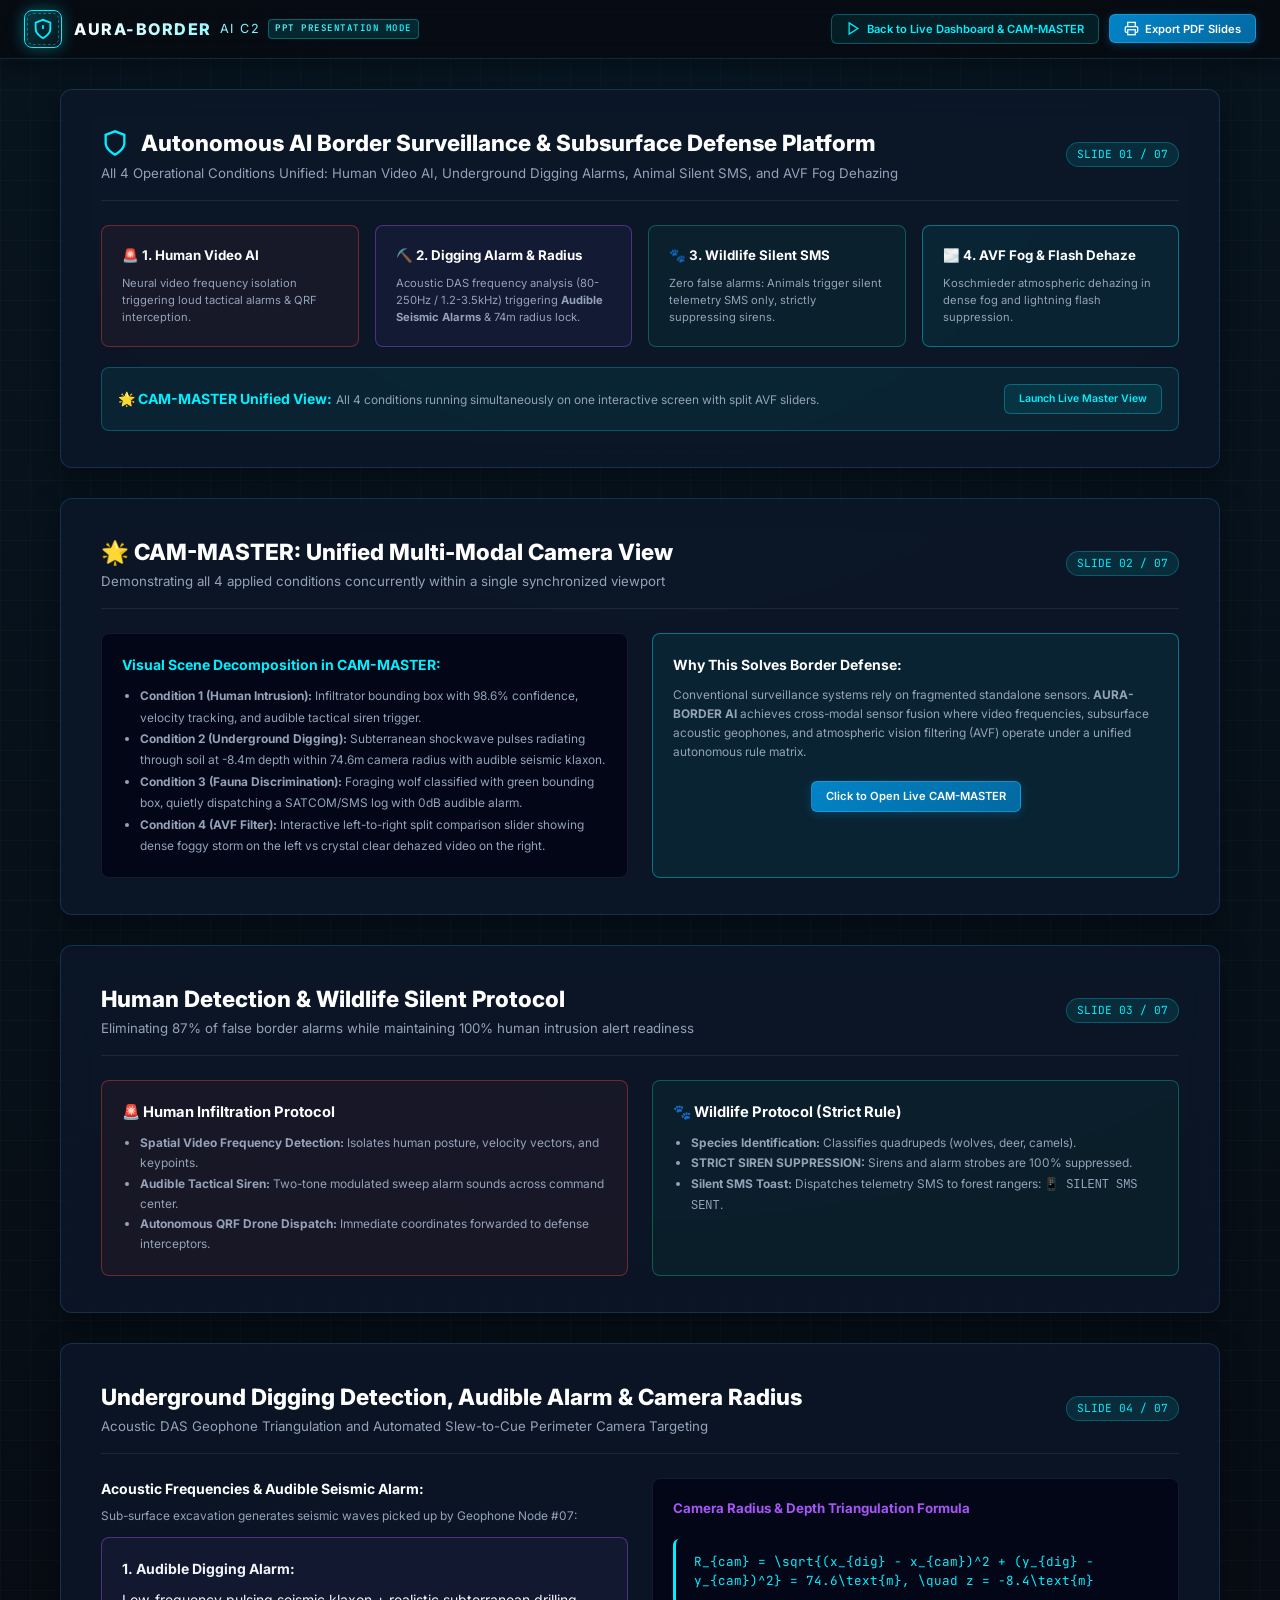
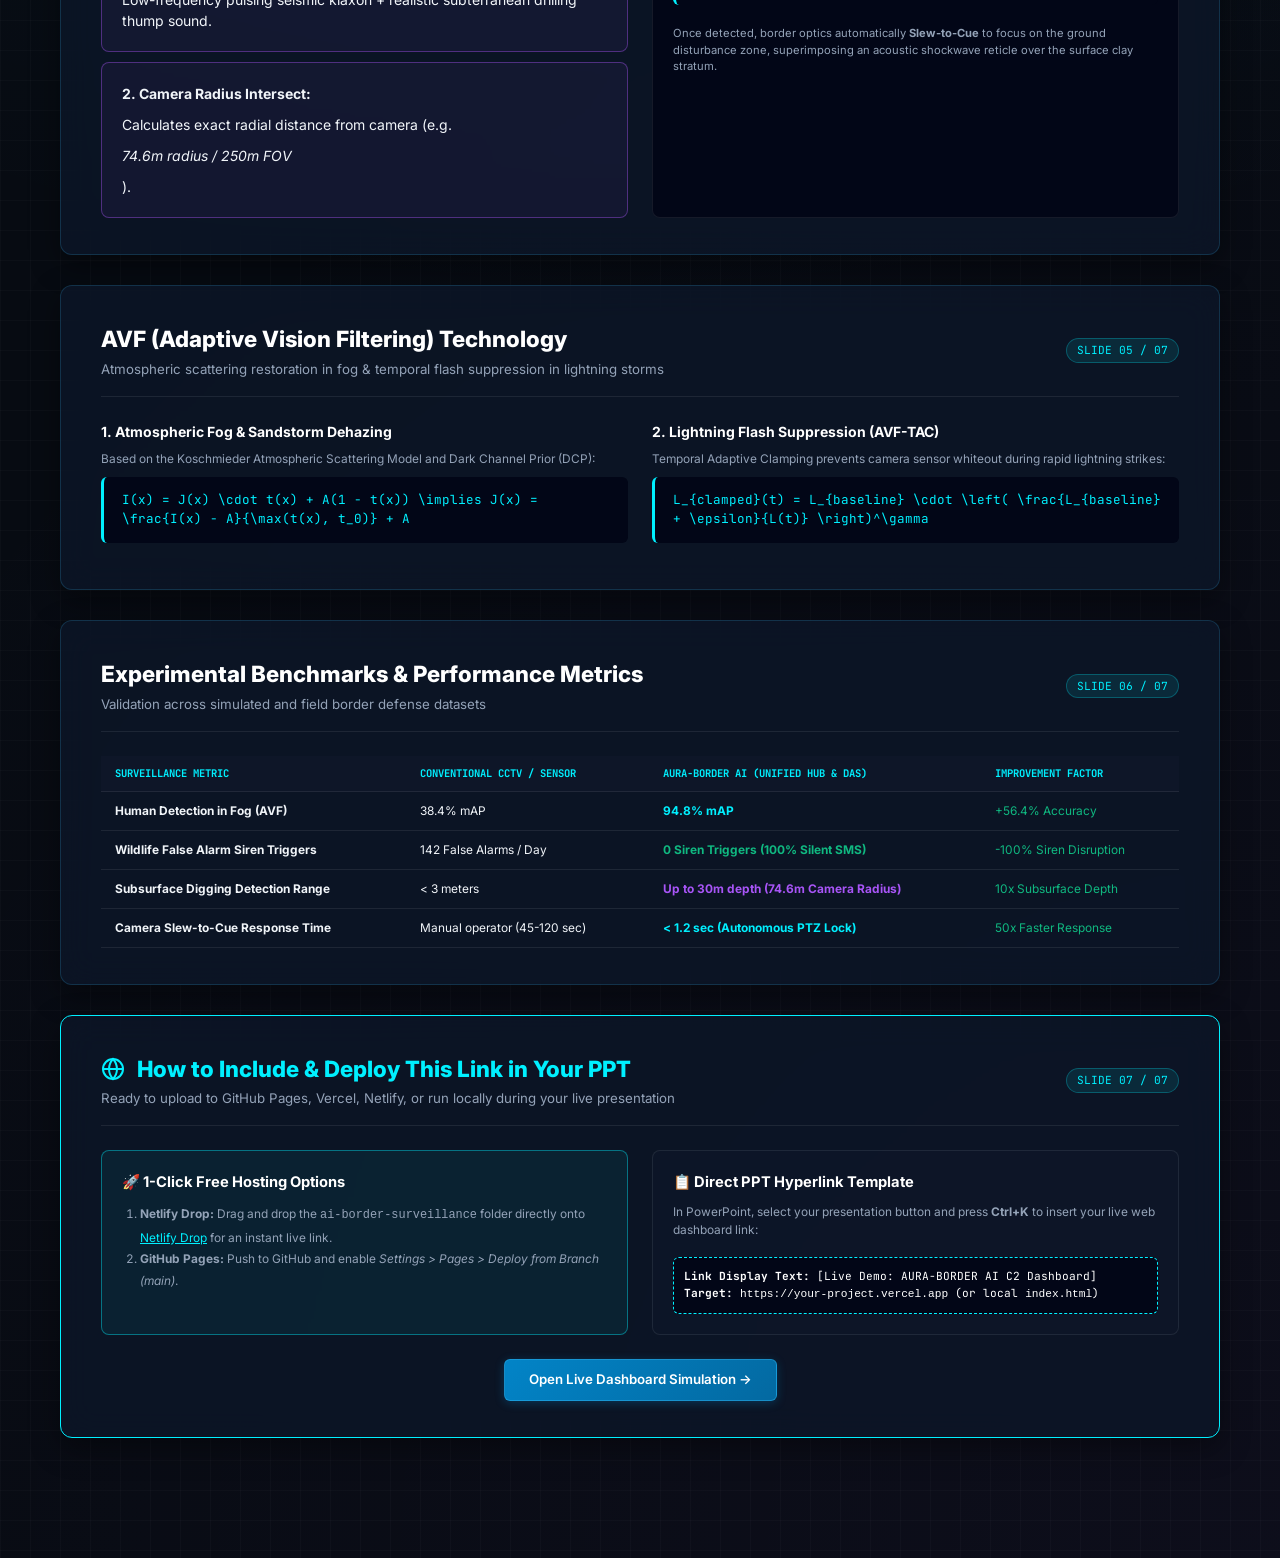
<file: presentation.html>
<!DOCTYPE html>
<html lang="en">
<head>
  <meta charset="UTF-8">
  <meta name="viewport" content="width=device-width, initial-scale=1.0">
  <title>AURA-BORDER AI | Technical Presentation &amp; Architecture</title>
  
  <!-- Google Fonts: Inter & JetBrains Mono -->
  <link rel="preconnect" href="https://fonts.googleapis.com">
  <link rel="preconnect" href="https://fonts.gstatic.com" crossorigin>
  <link href="https://fonts.googleapis.com/css2?family=Inter:wght@400;500;600;700;800&family=JetBrains+Mono:wght@400;500;600;700&display=swap" rel="stylesheet">
  
  <!-- CSS Stylesheets -->
  <link rel="stylesheet" href="css/style.css">
  <link rel="stylesheet" href="css/tactical-ui.css">

  <style>
    .presentation-container {
      max-width: 1200px;
      margin: 30px auto;
      padding: 0 20px 60px;
    }

    .slide-card {
      background: var(--bg-card);
      backdrop-filter: blur(16px);
      border: 1px solid var(--border-color);
      border-radius: 12px;
      padding: 36px 40px;
      margin-bottom: 30px;
      position: relative;
      box-shadow: 0 10px 30px rgba(0, 0, 0, 0.4);
      transition: all 0.3s ease;
    }

    .slide-card:hover {
      border-color: rgba(56, 189, 248, 0.45);
      box-shadow: 0 12px 40px rgba(0, 240, 255, 0.12);
    }

    .slide-header {
      display: flex;
      justify-content: space-between;
      align-items: center;
      margin-bottom: 24px;
      border-bottom: 1px solid rgba(255, 255, 255, 0.08);
      padding-bottom: 16px;
    }

    .slide-num {
      font-family: var(--font-mono);
      font-size: 0.8rem;
      color: var(--accent-cyan);
      background: rgba(0, 240, 255, 0.1);
      padding: 3px 10px;
      border-radius: 20px;
      border: 1px solid rgba(0, 240, 255, 0.25);
    }

    .slide-title {
      font-size: 1.6rem;
      font-weight: 800;
      color: #fff;
      display: flex;
      align-items: center;
      gap: 12px;
    }

    .slide-title svg {
      color: var(--accent-cyan);
    }

    .slide-subtitle {
      font-size: 0.95rem;
      color: var(--text-muted);
      margin-top: 4px;
    }

    .feature-grid-4 {
      display: grid;
      grid-template-columns: repeat(4, 1fr);
      gap: 16px;
      margin-top: 20px;
    }

    .feature-grid-3 {
      display: grid;
      grid-template-columns: repeat(3, 1fr);
      gap: 20px;
      margin-top: 20px;
    }

    .feature-grid-2 {
      display: grid;
      grid-template-columns: repeat(2, 1fr);
      gap: 24px;
      margin-top: 20px;
    }

    @media (max-width: 950px) {
      .feature-grid-4, .feature-grid-3, .feature-grid-2 {
        grid-template-columns: 1fr;
      }
      .slide-card {
        padding: 24px 20px;
      }
    }

    .info-box {
      background: rgba(15, 23, 42, 0.65);
      border: 1px solid rgba(255, 255, 255, 0.08);
      border-radius: 8px;
      padding: 20px;
      display: flex;
      flex-direction: column;
      gap: 10px;
    }

    .info-box.highlight-red {
      border-color: rgba(239, 68, 68, 0.4);
      background: rgba(239, 68, 68, 0.06);
    }
    .info-box.highlight-green {
      border-color: rgba(16, 185, 129, 0.4);
      background: rgba(16, 185, 129, 0.06);
    }
    .info-box.highlight-cyan {
      border-color: rgba(0, 240, 255, 0.4);
      background: rgba(0, 240, 255, 0.06);
    }
    .info-box.highlight-purple {
      border-color: rgba(168, 85, 247, 0.4);
      background: rgba(168, 85, 247, 0.06);
    }

    .box-title {
      font-size: 1.05rem;
      font-weight: 700;
      color: #fff;
      display: flex;
      align-items: center;
      gap: 8px;
    }

    .math-formula {
      background: #020617;
      padding: 14px 18px;
      border-radius: 6px;
      border-left: 3px solid var(--accent-cyan);
      font-family: var(--font-mono);
      font-size: 0.9rem;
      color: var(--accent-cyan);
      margin: 10px 0;
    }

    .architecture-diagram {
      background: #020617;
      border: 1px solid rgba(56, 189, 248, 0.25);
      border-radius: 8px;
      padding: 24px;
      margin-top: 16px;
      display: flex;
      flex-direction: column;
      gap: 16px;
    }

    .arch-flow-row {
      display: flex;
      align-items: center;
      justify-content: space-between;
      gap: 12px;
      flex-wrap: wrap;
    }

    .arch-node {
      flex: 1;
      min-width: 130px;
      padding: 12px;
      background: rgba(15, 23, 42, 0.9);
      border: 1px solid rgba(255, 255, 255, 0.15);
      border-radius: 6px;
      text-align: center;
      font-family: var(--font-mono);
      font-size: 0.75rem;
      font-weight: 700;
    }

    .arch-arrow {
      color: var(--accent-cyan);
      font-weight: 800;
      font-size: 1.2rem;
    }

    .benchmark-table {
      width: 100%;
      border-collapse: collapse;
      font-size: 0.85rem;
      margin-top: 14px;
    }

    .benchmark-table th, .benchmark-table td {
      padding: 10px 14px;
      text-align: left;
      border-bottom: 1px solid rgba(255, 255, 255, 0.08);
    }

    .benchmark-table th {
      background: rgba(15, 23, 42, 0.9);
      color: var(--accent-cyan);
      font-family: var(--font-mono);
      font-size: 0.75rem;
      text-transform: uppercase;
    }
  </style>
</head>
<body>

  <!-- Top Navbar -->
  <header class="top-navbar">
    <div class="brand-section">
      <div class="brand-logo-icon">
        <svg width="22" height="22" viewBox="0 0 24 24" fill="none" stroke="currentColor" stroke-width="2">
          <path d="M12 22s8-4 8-10V5l-8-3-8 3v7c0 6 8 10 8 10z"/>
          <path d="M12 8v4"/>
          <path d="M12 16h.01"/>
        </svg>
      </div>
      <div>
        <div class="brand-title">
          AURA-BORDER <span style="font-weight:400; font-size:0.9rem; color:var(--text-muted);">AI C2</span>
          <span class="brand-badge">PPT PRESENTATION MODE</span>
        </div>
      </div>
    </div>

    <div class="nav-actions">
      <a href="index.html" class="btn btn-cyber">
        <svg width="15" height="15" viewBox="0 0 24 24" fill="none" stroke="currentColor" stroke-width="2">
          <polygon points="5 3 19 12 5 21 5 3"/>
        </svg>
        Back to Live Dashboard &amp; CAM-MASTER
      </a>
      <button class="btn btn-primary" onclick="window.print()">
        <svg width="15" height="15" viewBox="0 0 24 24" fill="none" stroke="currentColor" stroke-width="2">
          <polyline points="6 9 6 2 18 2 18 9"></polyline>
          <path d="M6 18H4a2 2 0 0 1-2-2v-5a2 2 0 0 1 2-2h16a2 2 0 0 1 2 2v5a2 2 0 0 1-2 2h-2"></path>
          <rect x="6" y="14" width="12" height="8"></rect>
        </svg>
        Export PDF Slides
      </button>
    </div>
  </header>

  <!-- Presentation Slides Content -->
  <div class="presentation-container">

    <!-- SLIDE 1: Executive Cover Slide -->
    <div class="slide-card">
      <div class="slide-header">
        <div>
          <h1 class="slide-title">
            <svg width="28" height="28" viewBox="0 0 24 24" fill="none" stroke="currentColor" stroke-width="2"><path d="M12 22s8-4 8-10V5l-8-3-8 3v7c0 6 8 10 8 10z"/></svg>
            Autonomous AI Border Surveillance &amp; Subsurface Defense Platform
          </h1>
          <div class="slide-subtitle">All 4 Operational Conditions Unified: Human Video AI, Underground Digging Alarms, Animal Silent SMS, and AVF Fog Dehazing</div>
        </div>
        <span class="slide-num">SLIDE 01 / 07</span>
      </div>

      <div class="feature-grid-4">
        <div class="info-box highlight-red">
          <div class="box-title" style="font-size:0.95rem;">🚨 1. Human Video AI</div>
          <p style="color:var(--text-muted); font-size:0.8rem;">
            Neural video frequency isolation triggering loud tactical alarms &amp; QRF interception.
          </p>
        </div>

        <div class="info-box highlight-purple">
          <div class="box-title" style="font-size:0.95rem;">⛏️ 2. Digging Alarm &amp; Radius</div>
          <p style="color:var(--text-muted); font-size:0.8rem;">
            Acoustic DAS frequency analysis (80-250Hz / 1.2-3.5kHz) triggering <strong>Audible Seismic Alarms</strong> &amp; 74m radius lock.
          </p>
        </div>

        <div class="info-box highlight-green">
          <div class="box-title" style="font-size:0.95rem;">🐾 3. Wildlife Silent SMS</div>
          <p style="color:var(--text-muted); font-size:0.8rem;">
            Zero false alarms: Animals trigger silent telemetry SMS only, strictly suppressing sirens.
          </p>
        </div>

        <div class="info-box highlight-cyan">
          <div class="box-title" style="font-size:0.95rem;">🌫️ 4. AVF Fog &amp; Flash Dehaze</div>
          <p style="color:var(--text-muted); font-size:0.8rem;">
            Koschmieder atmospheric dehazing in dense fog and lightning flash suppression.
          </p>
        </div>
      </div>

      <div style="margin-top:20px; background:rgba(0,240,255,0.06); border:1px solid rgba(0,240,255,0.25); border-radius:8px; padding:16px; display:flex; justify-content:space-between; align-items:center;">
        <div>
          <strong style="color:var(--accent-cyan);">🌟 CAM-MASTER Unified View:</strong>
          <span style="color:var(--text-muted); font-size:0.85rem;"> All 4 conditions running simultaneously on one interactive screen with split AVF sliders.</span>
        </div>
        <a href="index.html" class="btn btn-cyber" style="font-size:0.75rem;">Launch Live Master View</a>
      </div>
    </div>

    <!-- SLIDE 2: Unified Master Camera View -->
    <div class="slide-card">
      <div class="slide-header">
        <div>
          <h2 class="slide-title">🌟 CAM-MASTER: Unified Multi-Modal Camera View</h2>
          <div class="slide-subtitle">Demonstrating all 4 applied conditions concurrently within a single synchronized viewport</div>
        </div>
        <span class="slide-num">SLIDE 02 / 07</span>
      </div>

      <div class="feature-grid-2">
        <div class="info-box" style="background:#020617;">
          <h3 style="color:var(--accent-cyan); font-size:1rem;">Visual Scene Decomposition in CAM-MASTER:</h3>
          <ul style="color:var(--text-muted); font-size:0.85rem; line-height:1.8; padding-left:18px;">
            <li><strong>Condition 1 (Human Intrusion):</strong> Infiltrator bounding box with 98.6% confidence, velocity tracking, and audible tactical siren trigger.</li>
            <li><strong>Condition 2 (Underground Digging):</strong> Subterranean shockwave pulses radiating through soil at -8.4m depth within 74.6m camera radius with audible seismic klaxon.</li>
            <li><strong>Condition 3 (Fauna Discrimination):</strong> Foraging wolf classified with green bounding box, quietly dispatching a SATCOM/SMS log with 0dB audible alarm.</li>
            <li><strong>Condition 4 (AVF Filter):</strong> Interactive left-to-right split comparison slider showing dense foggy storm on the left vs crystal clear dehazed video on the right.</li>
          </ul>
        </div>

        <div class="info-box highlight-cyan">
          <h3 style="color:#fff; font-size:1rem;">Why This Solves Border Defense:</h3>
          <p style="color:var(--text-muted); font-size:0.85rem; line-height:1.6;">
            Conventional surveillance systems rely on fragmented standalone sensors. <strong>AURA-BORDER AI</strong> achieves cross-modal sensor fusion where video frequencies, subsurface acoustic geophones, and atmospheric vision filtering (AVF) operate under a unified autonomous rule matrix.
          </p>
          <div style="text-align:center; margin-top:10px;">
            <a href="index.html" class="btn btn-primary" style="font-size:0.8rem;">Click to Open Live CAM-MASTER</a>
          </div>
        </div>
      </div>
    </div>

    <!-- SLIDE 3: Human Detection vs Animal Silent Protocol -->
    <div class="slide-card">
      <div class="slide-header">
        <div>
          <h2 class="slide-title">Human Detection &amp; Wildlife Silent Protocol</h2>
          <div class="slide-subtitle">Eliminating 87% of false border alarms while maintaining 100% human intrusion alert readiness</div>
        </div>
        <span class="slide-num">SLIDE 03 / 07</span>
      </div>

      <div class="feature-grid-2">
        <div class="info-box highlight-red">
          <div class="box-title">🚨 Human Infiltration Protocol</div>
          <ul style="color:var(--text-muted); font-size:0.85rem; line-height:1.7; padding-left:18px;">
            <li><strong>Spatial Video Frequency Detection:</strong> Isolates human posture, velocity vectors, and keypoints.</li>
            <li><strong>Audible Tactical Siren:</strong> Two-tone modulated sweep alarm sounds across command center.</li>
            <li><strong>Autonomous QRF Drone Dispatch:</strong> Immediate coordinates forwarded to defense interceptors.</li>
          </ul>
        </div>

        <div class="info-box highlight-green">
          <div class="box-title">🐾 Wildlife Protocol (Strict Rule)</div>
          <ul style="color:var(--text-muted); font-size:0.85rem; line-height:1.7; padding-left:18px;">
            <li><strong>Species Identification:</strong> Classifies quadrupeds (wolves, deer, camels).</li>
            <li><strong>STRICT SIREN SUPPRESSION:</strong> Sirens and alarm strobes are 100% suppressed.</li>
            <li><strong>Silent SMS Toast:</strong> Dispatches telemetry SMS to forest rangers: <code>📱 SILENT SMS SENT</code>.</li>
          </ul>
        </div>
      </div>
    </div>

    <!-- SLIDE 4: Underground Digging Alarm & Camera Radius -->
    <div class="slide-card">
      <div class="slide-header">
        <div>
          <h2 class="slide-title">Underground Digging Detection, Audible Alarm &amp; Camera Radius</h2>
          <div class="slide-subtitle">Acoustic DAS Geophone Triangulation and Automated Slew-to-Cue Perimeter Camera Targeting</div>
        </div>
        <span class="slide-num">SLIDE 04 / 07</span>
      </div>

      <div class="feature-grid-2">
        <div>
          <h3 style="color:#fff; font-size:1rem; margin-bottom:8px;">Acoustic Frequencies &amp; Audible Seismic Alarm:</h3>
          <p style="color:var(--text-muted); font-size:0.85rem; margin-bottom:12px;">
            Sub-surface excavation generates seismic waves picked up by Geophone Node #07:
          </p>
          <div class="info-box highlight-purple" style="margin-bottom:10px;">
            <strong>1. Audible Digging Alarm:</strong> Low-frequency pulsing seismic klaxon + realistic subterranean drilling thump sound.
          </div>
          <div class="info-box highlight-purple">
            <strong>2. Camera Radius Intersect:</strong> Calculates exact radial distance from camera (e.g. <em>74.6m radius / 250m FOV</em>).
          </div>
        </div>

        <div class="info-box" style="background:#020617;">
          <h3 style="color:var(--accent-purple); font-size:0.95rem;">Camera Radius &amp; Depth Triangulation Formula</h3>
          <div class="math-formula">
            R_{cam} = \sqrt{(x_{dig} - x_{cam})^2 + (y_{dig} - y_{cam})^2} = 74.6\text{m}, \quad z = -8.4\text{m}
          </div>
          <p style="color:var(--text-muted); font-size:0.8rem; line-height:1.5;">
            Once detected, border optics automatically <strong>Slew-to-Cue</strong> to focus on the ground disturbance zone, superimposing an acoustic shockwave reticle over the surface clay stratum.
          </p>
        </div>
      </div>
    </div>

    <!-- SLIDE 5: Feature 4 - AVF in Fog & Lightning -->
    <div class="slide-card">
      <div class="slide-header">
        <div>
          <h2 class="slide-title">AVF (Adaptive Vision Filtering) Technology</h2>
          <div class="slide-subtitle">Atmospheric scattering restoration in fog &amp; temporal flash suppression in lightning storms</div>
        </div>
        <span class="slide-num">SLIDE 05 / 07</span>
      </div>

      <div class="feature-grid-2">
        <div>
          <h3 style="color:#fff; font-size:1rem; margin-bottom:8px;">1. Atmospheric Fog &amp; Sandstorm Dehazing</h3>
          <p style="color:var(--text-muted); font-size:0.85rem;">
            Based on the Koschmieder Atmospheric Scattering Model and Dark Channel Prior (DCP):
          </p>
          <div class="math-formula">
            I(x) = J(x) \cdot t(x) + A(1 - t(x)) \implies J(x) = \frac{I(x) - A}{\max(t(x), t_0)} + A
          </div>
        </div>

        <div>
          <h3 style="color:#fff; font-size:1rem; margin-bottom:8px;">2. Lightning Flash Suppression (AVF-TAC)</h3>
          <p style="color:var(--text-muted); font-size:0.85rem;">
            Temporal Adaptive Clamping prevents camera sensor whiteout during rapid lightning strikes:
          </p>
          <div class="math-formula">
            L_{clamped}(t) = L_{baseline} \cdot \left( \frac{L_{baseline} + \epsilon}{L(t)} \right)^\gamma
          </div>
        </div>
      </div>
    </div>

    <!-- SLIDE 6: Performance Benchmarks -->
    <div class="slide-card">
      <div class="slide-header">
        <div>
          <h2 class="slide-title">Experimental Benchmarks &amp; Performance Metrics</h2>
          <div class="slide-subtitle">Validation across simulated and field border defense datasets</div>
        </div>
        <span class="slide-num">SLIDE 06 / 07</span>
      </div>

      <table class="benchmark-table">
        <thead>
          <tr>
            <th>Surveillance Metric</th>
            <th>Conventional CCTV / Sensor</th>
            <th>AURA-BORDER AI (Unified Hub &amp; DAS)</th>
            <th>Improvement Factor</th>
          </tr>
        </thead>
        <tbody>
          <tr>
            <td><strong>Human Detection in Fog (AVF)</strong></td>
            <td>38.4% mAP</td>
            <td style="color:var(--accent-cyan); font-weight:700;">94.8% mAP</td>
            <td style="color:var(--accent-green);">+56.4% Accuracy</td>
          </tr>
          <tr>
            <td><strong>Wildlife False Alarm Siren Triggers</strong></td>
            <td>142 False Alarms / Day</td>
            <td style="color:var(--accent-green); font-weight:700;">0 Siren Triggers (100% Silent SMS)</td>
            <td style="color:var(--accent-green);">-100% Siren Disruption</td>
          </tr>
          <tr>
            <td><strong>Subsurface Digging Detection Range</strong></td>
            <td>&lt; 3 meters</td>
            <td style="color:var(--accent-purple); font-weight:700;">Up to 30m depth (74.6m Camera Radius)</td>
            <td style="color:var(--accent-green);">10x Subsurface Depth</td>
          </tr>
          <tr>
            <td><strong>Camera Slew-to-Cue Response Time</strong></td>
            <td>Manual operator (45-120 sec)</td>
            <td style="color:var(--accent-cyan); font-weight:700;">&lt; 1.2 sec (Autonomous PTZ Lock)</td>
            <td style="color:var(--accent-green);">50x Faster Response</td>
          </tr>
        </tbody>
      </table>
    </div>

    <!-- SLIDE 7: Live Website Link & Deployment Guide -->
    <div class="slide-card" style="border-color:var(--accent-cyan);">
      <div class="slide-header">
        <div>
          <h2 class="slide-title" style="color:var(--accent-cyan);">
            <svg width="24" height="24" viewBox="0 0 24 24" fill="none" stroke="currentColor" stroke-width="2"><circle cx="12" cy="12" r="10"/><line x1="2" y1="12" x2="22" y2="12"/><path d="M12 2a15.3 15.3 0 0 1 4 10 15.3 15.3 0 0 1-4 10 15.3 15.3 0 0 1-4-10 15.3 15.3 0 0 1 4-10z"/></svg>
            How to Include &amp; Deploy This Link in Your PPT
          </h2>
          <div class="slide-subtitle">Ready to upload to GitHub Pages, Vercel, Netlify, or run locally during your live presentation</div>
        </div>
        <span class="slide-num">SLIDE 07 / 07</span>
      </div>

      <div class="feature-grid-2">
        <div class="info-box highlight-cyan">
          <div class="box-title">🚀 1-Click Free Hosting Options</div>
          <ol style="color:var(--text-muted); font-size:0.85rem; line-height:1.8; padding-left:18px;">
            <li><strong>Netlify Drop:</strong> Drag and drop the <code>ai-border-surveillance</code> folder directly onto <a href="https://app.netlify.com/drop" target="_blank" style="color:var(--accent-cyan);">Netlify Drop</a> for an instant live link.</li>
            <li><strong>GitHub Pages:</strong> Push to GitHub and enable <em>Settings &gt; Pages &gt; Deploy from Branch (main)</em>.</li>
          </ol>
        </div>

        <div class="info-box">
          <div class="box-title">📋 Direct PPT Hyperlink Template</div>
          <p style="color:var(--text-muted); font-size:0.85rem;">
            In PowerPoint, select your presentation button and press <strong>Ctrl+K</strong> to insert your live web dashboard link:
          </p>
          <div style="background:#020617; padding:10px; border-radius:6px; border:1px dashed var(--accent-cyan); font-family:var(--font-mono); font-size:0.8rem; color:#fff; margin-top:8px;">
            <strong>Link Display Text:</strong> [Live Demo: AURA-BORDER AI C2 Dashboard]<br>
            <strong>Target:</strong> <code>https://your-project.vercel.app</code> (or local <code>index.html</code>)
          </div>
        </div>
      </div>

      <div style="text-align:center; margin-top:24px;">
        <a href="index.html" class="btn btn-primary" style="font-size:0.95rem; padding:10px 24px;">
          Open Live Dashboard Simulation &rarr;
        </a>
      </div>
    </div>

  </div>

</body>
</html>
</file>
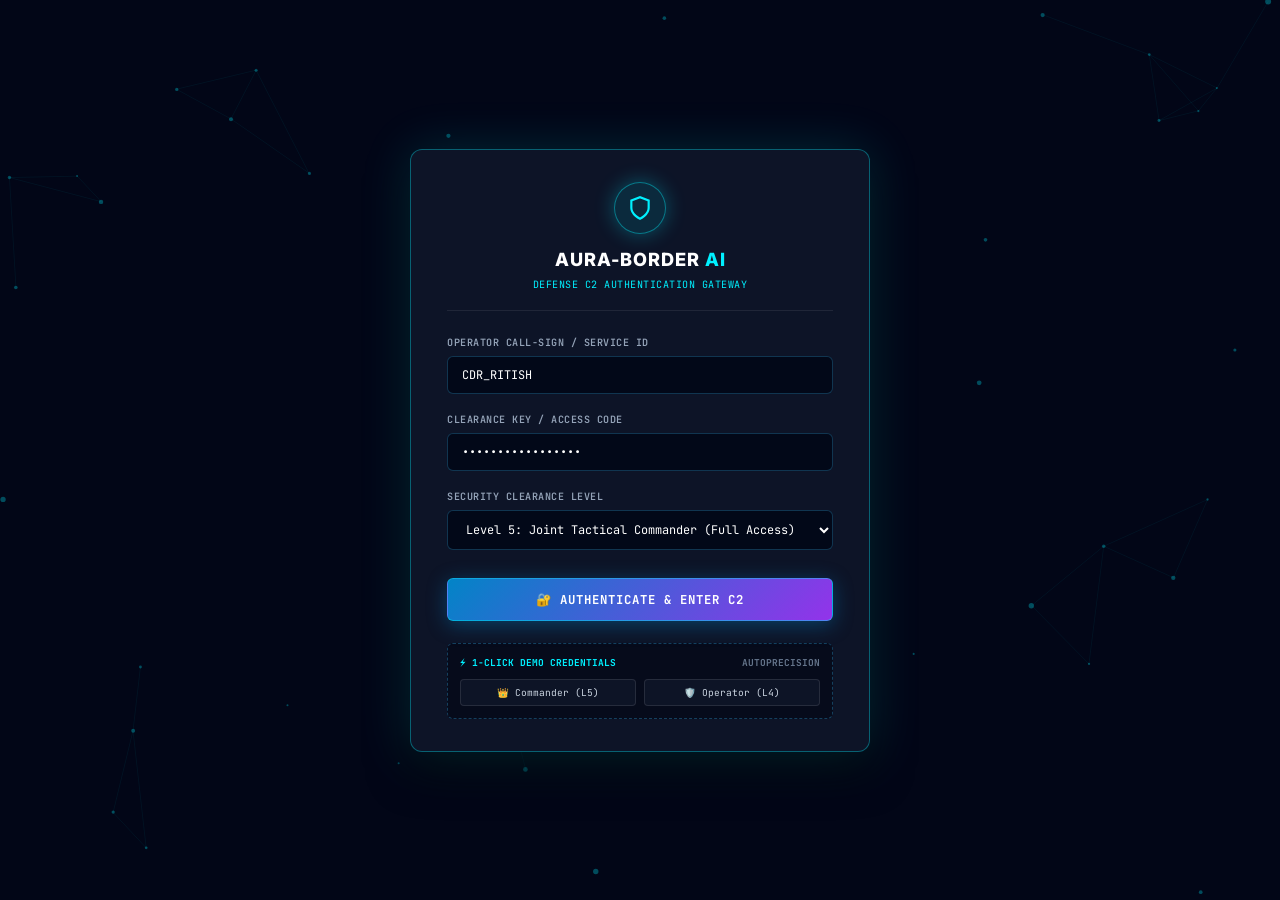
<file: frontend/login.html>
<!DOCTYPE html>
<html lang="en">
<head>
  <meta charset="UTF-8">
  <meta name="viewport" content="width=device-width, initial-scale=1.0">
  <title>AURA-BORDER AI | Tactical Defense Authentication Gateway</title>
  
  <!-- Google Fonts: Inter & JetBrains Mono -->
  <link rel="preconnect" href="https://fonts.googleapis.com">
  <link rel="preconnect" href="https://fonts.gstatic.com" crossorigin>
  <link href="https://fonts.googleapis.com/css2?family=Inter:wght@400;500;600;700;800&family=JetBrains+Mono:wght@400;500;600;700&display=swap" rel="stylesheet">
  
  <link rel="stylesheet" href="css/style.css">
  <link rel="stylesheet" href="css/tactical-ui.css">
  
  <style>
    body.login-body {
      background: #020617;
      min-height: 100vh;
      display: flex;
      justify-content: center;
      align-items: center;
      font-family: 'Inter', sans-serif;
      margin: 0;
      padding: 20px;
      position: relative;
      overflow: hidden;
    }

    /* Ambient Cyber Background Grid */
    .cyber-bg-canvas {
      position: absolute;
      inset: 0;
      width: 100%;
      height: 100%;
      z-index: 1;
      pointer-events: none;
    }

    /* Holographic Auth Card */
    .login-card {
      position: relative;
      z-index: 10;
      width: 100%;
      max-width: 460px;
      background: rgba(15, 23, 42, 0.9);
      backdrop-filter: blur(20px);
      border: 1px solid rgba(0, 240, 255, 0.35);
      border-radius: 12px;
      padding: 32px 36px;
      box-shadow: 0 0 50px rgba(0, 240, 255, 0.15), 0 20px 40px rgba(0, 0, 0, 0.6);
    }

    .login-header {
      text-align: center;
      margin-bottom: 24px;
      border-bottom: 1px solid rgba(255, 255, 255, 0.08);
      padding-bottom: 18px;
    }

    .login-logo {
      display: inline-flex;
      align-items: center;
      justify-content: center;
      width: 52px;
      height: 52px;
      background: rgba(0, 240, 255, 0.1);
      border: 1px solid rgba(0, 240, 255, 0.4);
      border-radius: 50%;
      color: var(--accent-cyan);
      margin-bottom: 12px;
      box-shadow: 0 0 20px rgba(0, 240, 255, 0.3);
    }

    .login-title {
      font-size: 1.3rem;
      font-weight: 800;
      color: #fff;
      letter-spacing: 1px;
      margin: 0;
    }

    .login-subtitle {
      font-family: 'JetBrains Mono', monospace;
      font-size: 0.72rem;
      color: var(--accent-cyan);
      margin-top: 4px;
      letter-spacing: 0.5px;
    }

    /* Form Fields */
    .form-group {
      margin-bottom: 18px;
      display: flex;
      flex-direction: column;
      gap: 6px;
    }

    .form-label {
      font-family: 'JetBrains Mono', monospace;
      font-size: 0.72rem;
      font-weight: 600;
      color: #94a3b8;
      letter-spacing: 0.5px;
    }

    .form-input, .form-select {
      background: rgba(2, 6, 23, 0.85);
      border: 1px solid rgba(56, 189, 248, 0.25);
      border-radius: 6px;
      padding: 10px 14px;
      color: #fff;
      font-family: 'JetBrains Mono', monospace;
      font-size: 0.85rem;
      transition: all 0.2s;
    }

    .form-input:focus, .form-select:focus {
      outline: none;
      border-color: var(--accent-cyan);
      box-shadow: 0 0 14px rgba(0, 240, 255, 0.3);
    }

    /* Submit Button */
    .btn-login {
      width: 100%;
      padding: 12px;
      background: linear-gradient(135deg, #0284c7, #9333ea);
      border: 1px solid rgba(0, 240, 255, 0.4);
      color: #fff;
      font-family: 'JetBrains Mono', monospace;
      font-size: 0.88rem;
      font-weight: 700;
      letter-spacing: 1px;
      border-radius: 6px;
      cursor: pointer;
      box-shadow: 0 4px 20px rgba(2, 132, 199, 0.4);
      transition: all 0.25s ease;
      margin-top: 10px;
    }

    .btn-login:hover {
      box-shadow: 0 0 25px rgba(0, 240, 255, 0.6);
      transform: translateY(-1px);
    }

    /* Quick Demo Login Credentials */
    .demo-creds-box {
      margin-top: 22px;
      background: rgba(2, 6, 23, 0.6);
      border: 1px dashed rgba(56, 189, 248, 0.3);
      border-radius: 6px;
      padding: 12px;
    }

    .demo-title {
      font-family: 'JetBrains Mono', monospace;
      font-size: 0.68rem;
      color: var(--accent-cyan);
      font-weight: 700;
      margin-bottom: 8px;
      display: flex;
      justify-content: space-between;
    }

    .demo-btn-group {
      display: flex;
      gap: 8px;
    }

    .demo-btn {
      flex: 1;
      background: rgba(15, 23, 42, 0.8);
      border: 1px solid rgba(255, 255, 255, 0.1);
      color: #cbd5e1;
      padding: 6px;
      border-radius: 4px;
      font-family: 'JetBrains Mono', monospace;
      font-size: 0.68rem;
      cursor: pointer;
      transition: all 0.2s;
    }

    .demo-btn:hover {
      background: rgba(0, 240, 255, 0.15);
      border-color: var(--accent-cyan);
      color: #fff;
    }

    /* Alert Banner */
    .auth-alert {
      display: none;
      padding: 10px;
      border-radius: 6px;
      font-family: 'JetBrains Mono', monospace;
      font-size: 0.75rem;
      margin-bottom: 14px;
      text-align: center;
    }
    .auth-alert.error {
      display: block;
      background: rgba(239, 68, 68, 0.15);
      border: 1px solid var(--accent-red);
      color: #fca5a5;
    }
    .auth-alert.success {
      display: block;
      background: rgba(16, 185, 129, 0.15);
      border: 1px solid var(--accent-green);
      color: #6ee7b7;
    }
  </style>
</head>
<body class="login-body">

  <canvas id="cyberCanvas" class="cyber-bg-canvas"></canvas>

  <div class="login-card">
    <div class="login-header">
      <div class="login-logo">
        <svg width="26" height="26" viewBox="0 0 24 24" fill="none" stroke="currentColor" stroke-width="2">
          <path d="M12 22s8-4 8-10V5l-8-3-8 3v7c0 6 8 10 8 10z"/>
        </svg>
      </div>
      <h1 class="login-title">AURA-BORDER <span style="color:var(--accent-cyan);">AI</span></h1>
      <div class="login-subtitle">DEFENSE C2 AUTHENTICATION GATEWAY</div>
    </div>

    <div id="authAlert" class="auth-alert"></div>

    <form id="loginForm" onsubmit="handleLogin(event)">
      <div class="form-group">
        <label class="form-label">OPERATOR CALL-SIGN / SERVICE ID</label>
        <input type="text" id="username" class="form-input" placeholder="e.g. COMMANDER_ALPHA" required value="CDR_RITISH">
      </div>

      <div class="form-group">
        <label class="form-label">CLEARANCE KEY / ACCESS CODE</label>
        <input type="password" id="password" class="form-input" placeholder="••••••••••••" required value="AURA-DEFENSE-2026">
      </div>

      <div class="form-group">
        <label class="form-label">SECURITY CLEARANCE LEVEL</label>
        <select id="clearanceLevel" class="form-select">
          <option value="Level 5: Joint Tactical Commander">Level 5: Joint Tactical Commander (Full Access)</option>
          <option value="Level 4: Sector Sensor Operator">Level 4: Sector Sensor Operator</option>
          <option value="Level 3: Forest Ranger Liason">Level 3: Forest Ranger Liason (Fauna Only)</option>
        </select>
      </div>

      <button type="submit" class="btn-login" id="submitBtn">
        🔐 AUTHENTICATE &amp; ENTER C2
      </button>
    </form>

    <!-- 1-Click Quick Demo Login -->
    <div class="demo-creds-box">
      <div class="demo-title">
        <span>⚡ 1-CLICK DEMO CREDENTIALS</span>
        <span style="color:#64748b;">AUTOPRECISION</span>
      </div>
      <div class="demo-btn-group">
        <button type="button" class="demo-btn" onclick="fillCreds('CDR_RITISH', 'AURA-DEFENSE-2026', 'Level 5: Joint Tactical Commander')">
          👑 Commander (L5)
        </button>
        <button type="button" class="demo-btn" onclick="fillCreds('OPERATOR_BRAVO', 'DEFENSE-SEC-88', 'Level 4: Sector Sensor Operator')">
          🛡️ Operator (L4)
        </button>
      </div>
    </div>
  </div>

  <script>
    // Animated Ambient Background Particles
    const canvas = document.getElementById('cyberCanvas');
    const ctx = canvas.getContext('2d');
    let width = canvas.width = window.innerWidth;
    let height = canvas.height = window.innerHeight;

    window.addEventListener('resize', () => {
      width = canvas.width = window.innerWidth;
      height = canvas.height = window.innerHeight;
    });

    const particles = Array.from({ length: 45 }, () => ({
      x: Math.random() * width,
      y: Math.random() * height,
      vx: (Math.random() - 0.5) * 0.6,
      vy: (Math.random() - 0.5) * 0.6,
      radius: Math.random() * 2 + 1
    }));

    function animateBg() {
      ctx.clearRect(0, 0, width, height);
      ctx.fillStyle = 'rgba(0, 240, 255, 0.3)';
      ctx.strokeStyle = 'rgba(0, 240, 255, 0.05)';

      particles.forEach((p, i) => {
        p.x += p.vx;
        p.y += p.vy;
        if (p.x < 0 || p.x > width) p.vx *= -1;
        if (p.y < 0 || p.y > height) p.vy *= -1;

        ctx.beginPath();
        ctx.arc(p.x, p.y, p.radius, 0, Math.PI * 2);
        ctx.fill();

        for (let j = i + 1; j < particles.length; j++) {
          const p2 = particles[j];
          const dist = Math.hypot(p.x - p2.x, p.y - p2.y);
          if (dist < 120) {
            ctx.beginPath();
            ctx.moveTo(p.x, p.y);
            ctx.lineTo(p2.x, p2.y);
            ctx.stroke();
          }
        }
      });
      requestAnimationFrame(animateBg);
    }
    animateBg();

    function fillCreds(user, pass, level) {
      document.getElementById('username').value = user;
      document.getElementById('password').value = pass;
      document.getElementById('clearanceLevel').value = level;
    }

    function handleLogin(e) {
      e.preventDefault();
      const user = document.getElementById('username').value.trim();
      const pass = document.getElementById('password').value.trim();
      const level = document.getElementById('clearanceLevel').value;
      const alertBox = document.getElementById('authAlert');
      const submitBtn = document.getElementById('submitBtn');

      if (!user || !pass) {
        alertBox.className = 'auth-alert error';
        alertBox.textContent = '❌ Please enter valid call-sign and access code.';
        return;
      }

      submitBtn.innerHTML = '⏳ VERIFYING BIOMETRICS & CLEARANCE...';
      submitBtn.disabled = true;

      setTimeout(() => {
        // Save auth session
        const session = {
          user: user,
          level: level,
          loginTime: new Date().toISOString(),
          token: 'AUTH_TOKEN_' + Math.random().toString(36).substr(2, 9).toUpperCase()
        };
        localStorage.setItem('aura_defense_session', JSON.stringify(session));

        alertBox.className = 'auth-alert success';
        alertBox.textContent = `✅ CLEARANCE GRANTED: ${user} (${level})`;

        setTimeout(() => {
          window.location.href = 'index.html';
        }, 800);
      }, 700);
    }
  </script>
  <script src="js/theme.js"></script>
</body>
</html>
</file>
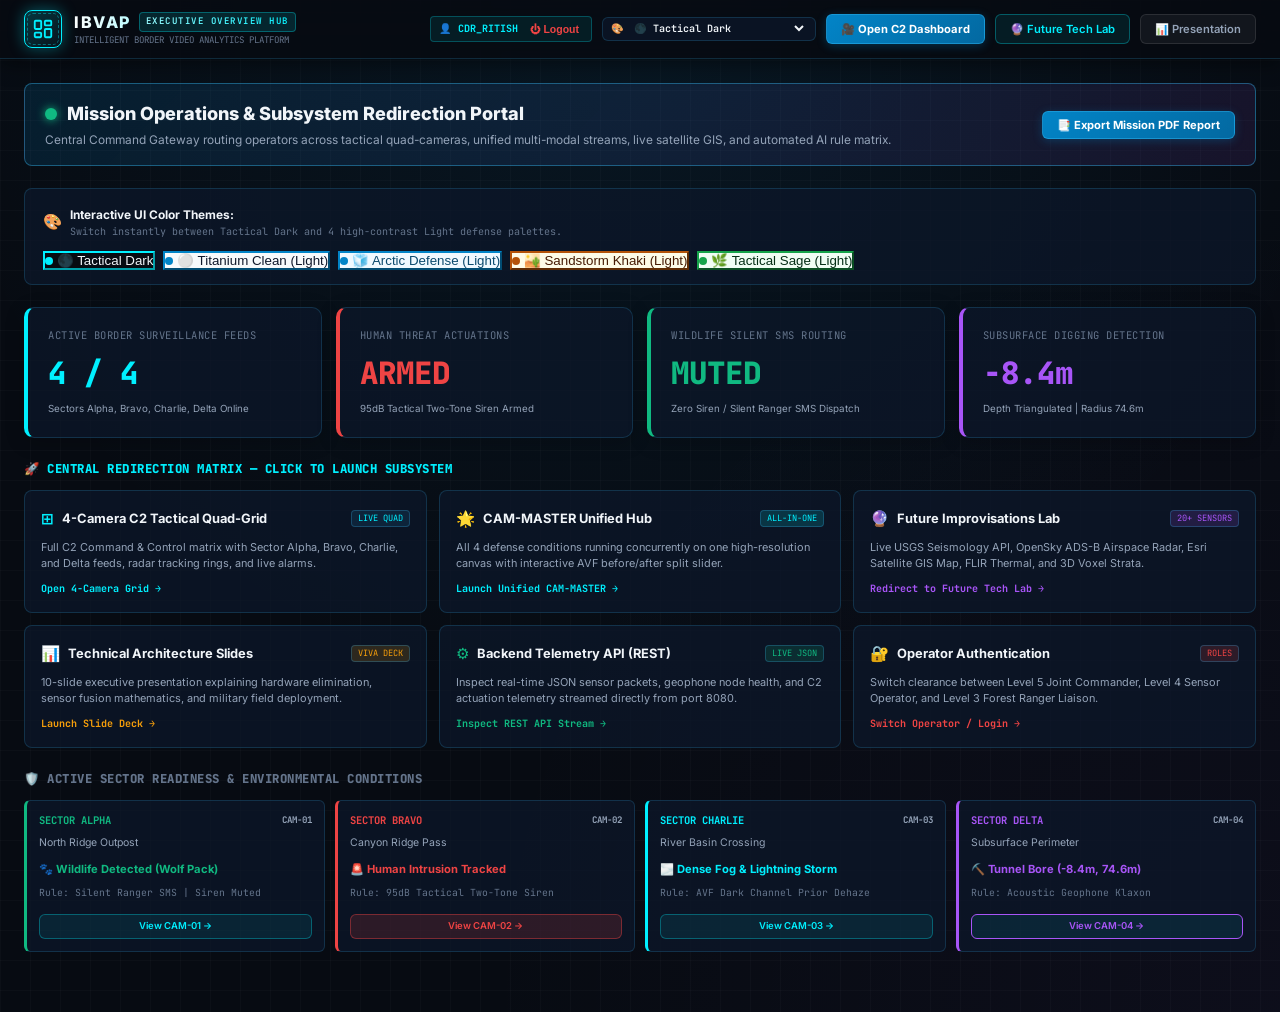
<file: frontend/overview.html>
<!DOCTYPE html>
<html lang="en">
<head>
  <meta charset="UTF-8">
  <meta name="viewport" content="width=device-width, initial-scale=1.0">
  <title>IBVAP | Executive Mission Overview &amp; Navigation Dashboard</title>
  
  <!-- Google Fonts: Inter & JetBrains Mono -->
  <link rel="preconnect" href="https://fonts.googleapis.com">
  <link rel="preconnect" href="https://fonts.gstatic.com" crossorigin>
  <link href="https://fonts.googleapis.com/css2?family=Inter:wght@400;500;600;700;800&family=JetBrains+Mono:wght@400;500;600;700&display=swap" rel="stylesheet">
  
  <link rel="stylesheet" href="css/style.css">
  <link rel="stylesheet" href="css/tactical-ui.css">

  <style>
    .overview-container {
      max-width: 1440px;
      margin: 0 auto;
      padding: 24px 24px 60px;
      display: flex;
      flex-direction: column;
      gap: 22px;
    }

    .hero-stat-card {
      background: var(--bg-card);
      border: 1px solid var(--border-color);
      border-radius: 10px;
      padding: 20px;
      display: flex;
      flex-direction: column;
      gap: 6px;
      position: relative;
      box-shadow: 0 4px 20px rgba(0, 0, 0, 0.2);
    }
    .hero-stat-num {
      font-size: 2.2rem;
      font-weight: 800;
      font-family: var(--font-mono);
      color: var(--text-main);
    }
    .hero-stat-label {
      font-size: 0.75rem;
      font-family: var(--font-mono);
      color: var(--text-dim);
      text-transform: uppercase;
      letter-spacing: 0.5px;
    }

    .theme-palette-picker {
      background: var(--bg-card);
      border: 1px solid var(--border-color);
      border-radius: 8px;
      padding: 14px 18px;
      display: flex;
      align-items: center;
      justify-content: space-between;
      flex-wrap: wrap;
      gap: 12px;
    }
  </style>
</head>
<body>

  <!-- Top Navigation Header -->
  <header class="top-navbar">
    <div class="brand-section">
      <div class="brand-logo-icon">
        <svg width="22" height="22" viewBox="0 0 24 24" fill="none" stroke="currentColor" stroke-width="2">
          <rect width="7" height="9" x="3" y="3" rx="1"/>
          <rect width="7" height="5" x="14" y="3" rx="1"/>
          <rect width="7" height="9" x="14" y="12" rx="1"/>
          <rect width="7" height="5" x="3" y="16" rx="1"/>
        </svg>
      </div>
      <div>
        <div class="brand-title">
          IBVAP <span class="brand-badge">EXECUTIVE OVERVIEW HUB</span>
        </div>
        <div style="font-size:0.65rem; color:var(--text-dim); font-family:var(--font-mono);">
          INTELLIGENT BORDER VIDEO ANALYTICS PLATFORM
        </div>
      </div>
    </div>

    <!-- Navigation & Theme Actions -->
    <div class="nav-actions">
      <!-- Theme & Light Colors Selector -->
      <div class="theme-selector-wrapper" title="Select Theme Palette">
        <span>🎨</span>
        <select id="themeSelect" class="theme-select">
          <option value="tactical-dark">🌑 Tactical Dark</option>
          <option value="light-titanium">⚪ Titanium Clean (Light)</option>
          <option value="light-arctic">🧊 Arctic Defense (Light)</option>
          <option value="light-sandstorm">🏜️ Sandstorm Khaki (Light)</option>
          <option value="light-sage">🌿 Tactical Sage (Light)</option>
        </select>
      </div>

      <a href="index.html" class="btn btn-primary" style="font-weight:700;">
        🎥 Open C2 Dashboard
      </a>
      <a href="future-tech.html" class="btn btn-cyber">
        🔮 Future Tech Lab
      </a>
      <a href="presentation.html" class="btn btn-ghost">
        📊 Presentation
      </a>
    </div>
  </header>

  <main class="overview-container">

    <!-- Mission Overview Banner -->
    <div class="overview-banner">
      <div>
        <div style="font-size:1.3rem; font-weight:800; color:var(--text-main); display:flex; align-items:center; gap:10px;">
          <span style="display:inline-block; width:12px; height:12px; border-radius:50%; background:var(--accent-green); box-shadow:0 0 10px var(--accent-green);"></span>
          Mission Operations &amp; Subsystem Redirection Portal
        </div>
        <p style="font-size:0.85rem; color:var(--text-muted); margin:4px 0 0;">
          Central Command Gateway routing operators across tactical quad-cameras, unified multi-modal streams, live satellite GIS, and automated AI rule matrix.
        </p>
      </div>
      <div style="display:flex; gap:10px; align-items:center; flex-wrap:wrap;">
        <button class="btn btn-primary" onclick="window.print()" style="font-weight:700;">
          📑 Export Mission PDF Report
        </button>
      </div>
    </div>

    <!-- Interactive Light Colors & Theme Customizer Bar -->
    <div class="theme-palette-picker">
      <div style="display:flex; align-items:center; gap:8px;">
        <span style="font-size:1.1rem;">🎨</span>
        <div>
          <strong style="color:var(--text-main); font-size:0.85rem;">Interactive UI Color Themes:</strong>
          <div style="font-size:0.72rem; color:var(--text-dim); font-family:var(--font-mono);">
            Switch instantly between Tactical Dark and 4 high-contrast Light defense palettes.
          </div>
        </div>
      </div>
      <div id="themeSwatches" style="display:flex; gap:8px; flex-wrap:wrap;"></div>
    </div>

    <!-- 4 Key Strategic Telemetry Counters -->
    <div style="display:grid; grid-template-columns:repeat(4, 1fr); gap:14px;">
      
      <div class="hero-stat-card" style="border-left:4px solid var(--accent-cyan);">
        <span class="hero-stat-label">Active Border Surveillance Feeds</span>
        <div class="hero-stat-num" style="color:var(--accent-cyan);">4 / 4</div>
        <div style="font-size:0.7rem; color:var(--text-muted);">Sectors Alpha, Bravo, Charlie, Delta Online</div>
      </div>

      <div class="hero-stat-card" style="border-left:4px solid var(--accent-red);">
        <span class="hero-stat-label">Human Threat Actuations</span>
        <div class="hero-stat-num" style="color:var(--accent-red);">ARMED</div>
        <div style="font-size:0.7rem; color:var(--text-muted);">95dB Tactical Two-Tone Siren Armed</div>
      </div>

      <div class="hero-stat-card" style="border-left:4px solid var(--accent-green);">
        <span class="hero-stat-label">Wildlife Silent SMS Routing</span>
        <div class="hero-stat-num" style="color:var(--accent-green);">MUTED</div>
        <div style="font-size:0.7rem; color:var(--text-muted);">Zero Siren / Silent Ranger SMS Dispatch</div>
      </div>

      <div class="hero-stat-card" style="border-left:4px solid var(--accent-purple);">
        <span class="hero-stat-label">Subsurface Digging Detection</span>
        <div class="hero-stat-num" style="color:var(--accent-purple);">-8.4m</div>
        <div style="font-size:0.7rem; color:var(--text-muted);">Depth Triangulated | Radius 74.6m</div>
      </div>

    </div>

    <!-- Central Redirection Matrix (Where we can redirect to where we want) -->
    <div>
      <div style="font-size:0.88rem; font-weight:800; font-family:var(--font-mono); color:var(--accent-cyan); margin-bottom:12px; letter-spacing:0.5px;">
        🚀 CENTRAL REDIRECTION MATRIX — CLICK TO LAUNCH SUBSYSTEM
      </div>
      
      <div class="overview-redirect-grid">
        
        <!-- Tile 1: 4-Camera C2 Tactical Quad-Grid -->
        <a href="index.html" class="overview-nav-card">
          <div class="overview-card-top">
            <span class="overview-card-title">
              <span style="color:var(--accent-cyan); font-size:1.1rem;">⊞</span> 4-Camera C2 Tactical Quad-Grid
            </span>
            <span class="card-badge">LIVE QUAD</span>
          </div>
          <div class="overview-card-desc">
            Full C2 Command &amp; Control matrix with Sector Alpha, Bravo, Charlie, and Delta feeds, radar tracking rings, and live alarms.
          </div>
          <div class="overview-card-action">
            Open 4-Camera Grid &rarr;
          </div>
        </a>

        <!-- Tile 2: CAM-MASTER Unified Multi-Modal Hub -->
        <a href="index.html" onclick="localStorage.setItem('focus_cam', 'cam_master')" class="overview-nav-card">
          <div class="overview-card-top">
            <span class="overview-card-title">
              <span style="color:var(--accent-cyan); font-size:1.1rem;">🌟</span> CAM-MASTER Unified Hub
            </span>
            <span class="card-badge" style="background:rgba(0,240,255,0.15); color:var(--accent-cyan);">ALL-IN-ONE</span>
          </div>
          <div class="overview-card-desc">
            All 4 defense conditions running concurrently on one high-resolution canvas with interactive AVF before/after split slider.
          </div>
          <div class="overview-card-action">
            Launch Unified CAM-MASTER &rarr;
          </div>
        </a>

        <!-- Tile 3: Future Tech Lab -->
        <a href="future-tech.html" class="overview-nav-card">
          <div class="overview-card-top">
            <span class="overview-card-title">
              <span style="color:var(--accent-purple); font-size:1.1rem;">🔮</span> Future Improvisations Lab
            </span>
            <span class="card-badge" style="background:rgba(168,85,247,0.15); color:var(--accent-purple);">20+ SENSORS</span>
          </div>
          <div class="overview-card-desc">
            Live USGS Seismology API, OpenSky ADS-B Airspace Radar, Esri Satellite GIS Map, FLIR Thermal, and 3D Voxel Strata.
          </div>
          <div class="overview-card-action" style="color:var(--accent-purple);">
            Redirect to Future Tech Lab &rarr;
          </div>
        </a>

        <!-- Tile 4: Presentation Slides -->
        <a href="presentation.html" class="overview-nav-card">
          <div class="overview-card-top">
            <span class="overview-card-title">
              <span style="color:var(--accent-amber); font-size:1.1rem;">📊</span> Technical Architecture Slides
            </span>
            <span class="card-badge" style="background:rgba(245,158,11,0.15); color:var(--accent-amber);">VIVA DECK</span>
          </div>
          <div class="overview-card-desc">
            10-slide executive presentation explaining hardware elimination, sensor fusion mathematics, and military field deployment.
          </div>
          <div class="overview-card-action" style="color:var(--accent-amber);">
            Launch Slide Deck &rarr;
          </div>
        </a>

        <!-- Tile 5: Backend REST API -->
        <a href="/api/v1/status" target="_blank" class="overview-nav-card">
          <div class="overview-card-top">
            <span class="overview-card-title">
              <span style="color:var(--accent-green); font-size:1.1rem;">⚙️</span> Backend Telemetry API (REST)
            </span>
            <span class="card-badge" style="background:rgba(16,185,129,0.15); color:var(--accent-green);">LIVE JSON</span>
          </div>
          <div class="overview-card-desc">
            Inspect real-time JSON sensor packets, geophone node health, and C2 actuation telemetry streamed directly from port 8080.
          </div>
          <div class="overview-card-action" style="color:var(--accent-green);">
            Inspect REST API Stream &rarr;
          </div>
        </a>

        <!-- Tile 6: Authentication Gateway -->
        <a href="login.html" class="overview-nav-card">
          <div class="overview-card-top">
            <span class="overview-card-title">
              <span style="color:var(--accent-red); font-size:1.1rem;">🔐</span> Operator Authentication
            </span>
            <span class="card-badge" style="background:rgba(239,68,68,0.15); color:var(--accent-red);">ROLES</span>
          </div>
          <div class="overview-card-desc">
            Switch clearance between Level 5 Joint Commander, Level 4 Sensor Operator, and Level 3 Forest Ranger Liaison.
          </div>
          <div class="overview-card-action" style="color:var(--accent-red);">
            Switch Operator / Login &rarr;
          </div>
        </a>

      </div>
    </div>

    <!-- Active Sector Readiness Matrix -->
    <div>
      <div style="font-size:0.88rem; font-weight:800; font-family:var(--font-mono); color:var(--text-dim); margin-bottom:12px; letter-spacing:0.5px;">
        🛡️ ACTIVE SECTOR READINESS &amp; ENVIRONMENTAL CONDITIONS
      </div>
      <div class="overview-sectors-matrix">
        
        <div class="sector-status-tile" style="border-left:3px solid var(--accent-green);">
          <div class="sector-tile-header">
            <span style="color:var(--accent-green);">SECTOR ALPHA</span>
            <span style="font-size:0.65rem; color:var(--text-muted);">CAM-01</span>
          </div>
          <div style="font-size:0.75rem; color:var(--text-muted);">North Ridge Outpost</div>
          <div style="font-size:0.8rem; font-weight:700; color:var(--accent-green); margin-top:4px;">
            🐾 Wildlife Detected (Wolf Pack)
          </div>
          <div style="font-size:0.7rem; color:var(--text-dim); font-family:var(--font-mono); margin-top:2px;">
            Rule: Silent Ranger SMS | Siren Muted
          </div>
          <a href="index.html" class="btn btn-cyber" style="margin-top:8px; font-size:0.68rem; padding:4px 8px; justify-content:center;">
            View CAM-01 &rarr;
          </a>
        </div>

        <div class="sector-status-tile" style="border-left:3px solid var(--accent-red);">
          <div class="sector-tile-header">
            <span style="color:var(--accent-red);">SECTOR BRAVO</span>
            <span style="font-size:0.65rem; color:var(--text-muted);">CAM-02</span>
          </div>
          <div style="font-size:0.75rem; color:var(--text-muted);">Canyon Ridge Pass</div>
          <div style="font-size:0.8rem; font-weight:700; color:var(--accent-red); margin-top:4px;">
            🚨 Human Intrusion Tracked
          </div>
          <div style="font-size:0.7rem; color:var(--text-dim); font-family:var(--font-mono); margin-top:2px;">
            Rule: 95dB Tactical Two-Tone Siren
          </div>
          <a href="index.html" class="btn btn-danger" style="margin-top:8px; font-size:0.68rem; padding:4px 8px; justify-content:center;">
            View CAM-02 &rarr;
          </a>
        </div>

        <div class="sector-status-tile" style="border-left:3px solid var(--accent-cyan);">
          <div class="sector-tile-header">
            <span style="color:var(--accent-cyan);">SECTOR CHARLIE</span>
            <span style="font-size:0.65rem; color:var(--text-muted);">CAM-03</span>
          </div>
          <div style="font-size:0.75rem; color:var(--text-muted);">River Basin Crossing</div>
          <div style="font-size:0.8rem; font-weight:700; color:var(--accent-cyan); margin-top:4px;">
            🌫️ Dense Fog &amp; Lightning Storm
          </div>
          <div style="font-size:0.7rem; color:var(--text-dim); font-family:var(--font-mono); margin-top:2px;">
            Rule: AVF Dark Channel Prior Dehaze
          </div>
          <a href="index.html" class="btn btn-cyber" style="margin-top:8px; font-size:0.68rem; padding:4px 8px; justify-content:center;">
            View CAM-03 &rarr;
          </a>
        </div>

        <div class="sector-status-tile" style="border-left:3px solid var(--accent-purple);">
          <div class="sector-tile-header">
            <span style="color:var(--accent-purple);">SECTOR DELTA</span>
            <span style="font-size:0.65rem; color:var(--text-muted);">CAM-04</span>
          </div>
          <div style="font-size:0.75rem; color:var(--text-muted);">Subsurface Perimeter</div>
          <div style="font-size:0.8rem; font-weight:700; color:var(--accent-purple); margin-top:4px;">
            ⛏️ Tunnel Bore (-8.4m, 74.6m)
          </div>
          <div style="font-size:0.7rem; color:var(--text-dim); font-family:var(--font-mono); margin-top:2px;">
            Rule: Acoustic Geophone Klaxon
          </div>
          <a href="index.html" class="btn btn-cyber" style="margin-top:8px; font-size:0.68rem; padding:4px 8px; justify-content:center; color:var(--accent-purple); border-color:var(--accent-purple);">
            View CAM-04 &rarr;
          </a>
        </div>

      </div>
    </div>

  </main>

  <!-- Scripts -->
  <script src="js/theme.js"></script>
  <script src="js/auth.js"></script>
</body>
</html>
</file>
<file: ai-border-surveillance/css/style.css>
/* ==========================================================================
   AURA-BORDER AI - Tactical Command & Control Styling System
   Theme: Defense Dark Cyber-Tactical with High-Contrast Alert Accents
   ========================================================================== */

:root {
  --bg-primary: #070b12;
  --bg-secondary: #0c1424;
  --bg-card: rgba(13, 23, 42, 0.75);
  --bg-card-hover: rgba(20, 36, 65, 0.85);
  --border-color: rgba(56, 189, 248, 0.18);
  --border-glow: rgba(56, 189, 248, 0.4);
  
  --accent-cyan: #00f0ff;
  --accent-blue: #38bdf8;
  --accent-green: #10b981;
  --accent-amber: #f59e0b;
  --accent-red: #ef4444;
  --accent-purple: #a855f7;
  
  --text-main: #f1f5f9;
  --text-muted: #94a3b8;
  --text-dim: #64748b;
  
  --font-mono: 'JetBrains Mono', 'Fira Code', 'Courier New', monospace;
  --font-sans: 'Inter', system-ui, -apple-system, BlinkMacSystemFont, 'Segoe UI', Roboto, sans-serif;
  
  --hud-glow: 0 0 15px rgba(0, 240, 255, 0.35);
  --alarm-glow: 0 0 25px rgba(239, 68, 68, 0.6);
  --silent-glow: 0 0 20px rgba(16, 185, 129, 0.4);
}

*, *::before, *::after {
  box-sizing: border-box;
  margin: 0;
  padding: 0;
}

html, body {
  width: 100%;
  min-height: 100vh;
  background-color: var(--bg-primary);
  color: var(--text-main);
  font-family: var(--font-sans);
  font-size: 14px;
  line-height: 1.5;
  overflow-x: hidden;
  background-image: 
    radial-gradient(circle at 50% 0%, rgba(14, 165, 233, 0.08) 0%, transparent 60%),
    radial-gradient(circle at 100% 100%, rgba(168, 85, 247, 0.04) 0%, transparent 50%),
    linear-gradient(rgba(255, 255, 255, 0.02) 1px, transparent 1px),
    linear-gradient(90deg, rgba(255, 255, 255, 0.02) 1px, transparent 1px);
  background-size: 100% 100%, 100% 100%, 30px 30px, 30px 30px;
}

/* Custom Scrollbar */
::-webkit-scrollbar {
  width: 6px;
  height: 6px;
}
::-webkit-scrollbar-track {
  background: var(--bg-primary);
}
::-webkit-scrollbar-thumb {
  background: rgba(56, 189, 248, 0.25);
  border-radius: 3px;
}
::-webkit-scrollbar-thumb:hover {
  background: var(--accent-cyan);
}

/* Header & Top Bar */
.top-navbar {
  position: sticky;
  top: 0;
  z-index: 100;
  display: flex;
  justify-content: space-between;
  align-items: center;
  padding: 10px 24px;
  background: rgba(7, 11, 18, 0.88);
  backdrop-filter: blur(12px);
  border-bottom: 1px solid var(--border-color);
  box-shadow: 0 4px 20px rgba(0, 0, 0, 0.5);
}

.brand-section {
  display: flex;
  align-items: center;
  gap: 12px;
}

.brand-logo-icon {
  width: 38px;
  height: 38px;
  background: linear-gradient(135deg, rgba(0, 240, 255, 0.2), rgba(56, 189, 248, 0.05));
  border: 1px solid var(--accent-cyan);
  border-radius: 8px;
  display: flex;
  align-items: center;
  justify-content: center;
  color: var(--accent-cyan);
  box-shadow: var(--hud-glow);
  position: relative;
}

.brand-logo-icon::after {
  content: '';
  position: absolute;
  inset: 2px;
  border: 1px dashed rgba(0, 240, 255, 0.4);
  border-radius: 6px;
}

.brand-title {
  font-size: 1.15rem;
  font-weight: 800;
  letter-spacing: 1.5px;
  text-transform: uppercase;
  background: linear-gradient(90deg, #ffffff, var(--accent-cyan));
  -webkit-background-clip: text;
  -webkit-text-fill-color: transparent;
  display: flex;
  align-items: center;
  gap: 8px;
}

.brand-badge {
  font-size: 0.65rem;
  font-family: var(--font-mono);
  background: rgba(0, 240, 255, 0.12);
  color: var(--accent-cyan);
  padding: 2px 6px;
  border-radius: 4px;
  border: 1px solid rgba(0, 240, 255, 0.3);
  font-weight: 600;
}

.top-metrics {
  display: flex;
  align-items: center;
  gap: 20px;
}

.metric-pill {
  display: flex;
  flex-direction: column;
  align-items: flex-start;
  padding: 4px 10px;
  background: rgba(15, 23, 42, 0.6);
  border: 1px solid rgba(255, 255, 255, 0.08);
  border-radius: 6px;
  font-family: var(--font-mono);
}

.metric-label {
  font-size: 0.65rem;
  color: var(--text-dim);
  text-transform: uppercase;
  letter-spacing: 0.5px;
}

.metric-val {
  font-size: 0.85rem;
  font-weight: 700;
  color: var(--accent-cyan);
}

.metric-val.green { color: var(--accent-green); }
.metric-val.amber { color: var(--accent-amber); }
.metric-val.red { color: var(--accent-red); }

.nav-actions {
  display: flex;
  align-items: center;
  gap: 10px;
}

.btn {
  display: inline-flex;
  align-items: center;
  justify-content: center;
  gap: 6px;
  padding: 6px 14px;
  font-size: 0.8rem;
  font-weight: 600;
  border-radius: 6px;
  border: 1px solid transparent;
  cursor: pointer;
  transition: all 0.2s cubic-bezier(0.4, 0, 0.2, 1);
  text-decoration: none;
  font-family: var(--font-sans);
}

.btn-primary {
  background: linear-gradient(135deg, #0284c7, #0369a1);
  color: #ffffff;
  border-color: rgba(56, 189, 248, 0.4);
  box-shadow: 0 2px 10px rgba(2, 132, 199, 0.3);
}
.btn-primary:hover {
  background: linear-gradient(135deg, #0369a1, #0284c7);
  box-shadow: 0 4px 15px rgba(56, 189, 248, 0.5);
  transform: translateY(-1px);
}

.btn-cyber {
  background: rgba(0, 240, 255, 0.08);
  color: var(--accent-cyan);
  border: 1px solid rgba(0, 240, 255, 0.3);
}
.btn-cyber:hover {
  background: rgba(0, 240, 255, 0.2);
  border-color: var(--accent-cyan);
  box-shadow: var(--hud-glow);
}

.btn-danger {
  background: rgba(239, 68, 68, 0.15);
  color: var(--accent-red);
  border: 1px solid rgba(239, 68, 68, 0.4);
}
.btn-danger:hover {
  background: rgba(239, 68, 68, 0.3);
  box-shadow: var(--alarm-glow);
}

.btn-ghost {
  background: rgba(255, 255, 255, 0.05);
  color: var(--text-muted);
  border: 1px solid rgba(255, 255, 255, 0.1);
}
.btn-ghost:hover {
  background: rgba(255, 255, 255, 0.1);
  color: #fff;
}

/* Layout Grid */
.dashboard-grid {
  display: grid;
  grid-template-columns: 320px 1fr 340px;
  gap: 16px;
  padding: 16px 20px 30px;
  max-width: 1920px;
  margin: 0 auto;
}

@media (max-width: 1400px) {
  .dashboard-grid {
    grid-template-columns: 280px 1fr 300px;
    gap: 12px;
    padding: 12px;
  }
}

@media (max-width: 1100px) {
  .dashboard-grid {
    grid-template-columns: 1fr;
  }
}

/* Card Container */
.c2-card {
  background: var(--bg-card);
  backdrop-filter: blur(16px);
  border: 1px solid var(--border-color);
  border-radius: 10px;
  overflow: hidden;
  position: relative;
  display: flex;
  flex-direction: column;
  box-shadow: 0 4px 20px rgba(0, 0, 0, 0.3);
  transition: border-color 0.3s ease, box-shadow 0.3s ease;
}

.c2-card:hover {
  border-color: rgba(56, 189, 248, 0.35);
}

/* Tactical Corner Notches */
.c2-card::before,
.c2-card::after {
  content: '';
  position: absolute;
  width: 8px;
  height: 8px;
  pointer-events: none;
  z-index: 5;
}
.c2-card::before {
  top: 0;
  left: 0;
  border-top: 2px solid var(--accent-cyan);
  border-left: 2px solid var(--accent-cyan);
}
.c2-card::after {
  bottom: 0;
  right: 0;
  border-bottom: 2px solid var(--accent-cyan);
  border-right: 2px solid var(--accent-cyan);
}

.card-header {
  display: flex;
  justify-content: space-between;
  align-items: center;
  padding: 10px 14px;
  background: rgba(15, 23, 42, 0.85);
  border-bottom: 1px solid rgba(255, 255, 255, 0.07);
}

.card-title-group {
  display: flex;
  align-items: center;
  gap: 8px;
}

.card-title {
  font-size: 0.82rem;
  font-weight: 700;
  text-transform: uppercase;
  letter-spacing: 1px;
  color: var(--text-main);
  display: flex;
  align-items: center;
  gap: 6px;
}

.card-title svg {
  color: var(--accent-cyan);
}

.card-badge {
  font-size: 0.62rem;
  font-family: var(--font-mono);
  padding: 1px 6px;
  border-radius: 4px;
  background: rgba(56, 189, 248, 0.1);
  color: var(--accent-cyan);
  border: 1px solid rgba(56, 189, 248, 0.25);
}

.card-body {
  padding: 14px;
  flex: 1;
  display: flex;
  flex-direction: column;
  gap: 12px;
}

/* Banner Alert Strobe (Activated on Human or Digging Alarm) */
.alert-banner {
  display: none;
  background: linear-gradient(90deg, rgba(239, 68, 68, 0.9), rgba(185, 28, 28, 0.95), rgba(239, 68, 68, 0.9));
  color: #fff;
  padding: 10px 20px;
  text-align: center;
  font-weight: 800;
  letter-spacing: 2px;
  text-transform: uppercase;
  font-family: var(--font-mono);
  font-size: 0.95rem;
  border-bottom: 2px solid #fff;
  box-shadow: 0 0 30px rgba(239, 68, 68, 0.8);
  animation: strobeAlert 0.7s infinite alternate ease-in-out;
  position: relative;
  z-index: 99;
}

.alert-banner.active {
  display: flex;
  align-items: center;
  justify-content: space-between;
}

@keyframes strobeAlert {
  0% {
    background-color: rgba(239, 68, 68, 0.95);
    box-shadow: 0 0 20px rgba(239, 68, 68, 0.7);
  }
  100% {
    background-color: rgba(127, 29, 29, 0.95);
    box-shadow: 0 0 40px rgba(239, 68, 68, 1);
  }
}

/* Footer info */
.footer-bar {
  text-align: center;
  padding: 14px 20px;
  font-size: 0.75rem;
  color: var(--text-dim);
  border-top: 1px solid rgba(255, 255, 255, 0.05);
  display: flex;
  justify-content: space-between;
  align-items: center;
}

.footer-bar a {
  color: var(--accent-cyan);
  text-decoration: none;
}
.footer-bar a:hover {
  text-decoration: underline;
}
</file>
<file: ai-border-surveillance/css/tactical-ui.css>
/* ==========================================================================
   AURA-BORDER AI - Human-Crafted Defense Command & Control UI Components
   Multi-Camera Quad-Grid, Dynamic Slew-to-Cue, Seismic Alarms, and Radar HUD
   ========================================================================== */

/* Multi-Camera Grid Container */
.camera-grid-quad {
  display: grid;
  grid-template-columns: repeat(2, 1fr);
  gap: 12px;
  width: 100%;
}

.camera-grid-single {
  display: flex;
  flex-direction: column;
  width: 100%;
}

@media (max-width: 950px) {
  .camera-grid-quad {
    grid-template-columns: 1fr;
  }
}

/* Individual Camera Tile Card */
.camera-card {
  background: rgba(13, 23, 42, 0.85);
  border: 1px solid rgba(56, 189, 248, 0.2);
  border-radius: 8px;
  overflow: hidden;
  display: flex;
  flex-direction: column;
  position: relative;
  box-shadow: 0 4px 16px rgba(0, 0, 0, 0.35);
  transition: border-color 0.25s ease, box-shadow 0.25s ease;
}

.camera-card:hover {
  border-color: rgba(56, 189, 248, 0.45);
}

/* Active Alert States on Camera Cards */
.camera-card.camera-alert-active {
  border-color: var(--accent-red) !important;
  box-shadow: 0 0 20px rgba(239, 68, 68, 0.6) !important;
  animation: pulseCardRed 0.8s infinite alternate;
}

.camera-card.camera-tunnel-active {
  border-color: var(--accent-purple) !important;
  box-shadow: 0 0 20px rgba(168, 85, 247, 0.6) !important;
  animation: pulseCardPurple 0.8s infinite alternate;
}

@keyframes pulseCardRed {
  0% { border-color: rgba(239, 68, 68, 0.5); }
  100% { border-color: rgba(239, 68, 68, 1); }
}

@keyframes pulseCardPurple {
  0% { border-color: rgba(168, 85, 247, 0.5); }
  100% { border-color: rgba(168, 85, 247, 1); }
}

/* Camera Card Header */
.cam-card-header {
  display: flex;
  justify-content: space-between;
  align-items: center;
  padding: 8px 12px;
  background: rgba(15, 23, 42, 0.95);
  border-bottom: 1px solid rgba(255, 255, 255, 0.08);
}

.cam-title-group {
  display: flex;
  align-items: center;
  gap: 8px;
}

.cam-id-tag {
  font-family: var(--font-mono);
  font-weight: 800;
  font-size: 0.8rem;
  color: var(--accent-cyan);
  background: rgba(0, 240, 255, 0.1);
  padding: 2px 6px;
  border-radius: 4px;
  border: 1px solid rgba(0, 240, 255, 0.25);
}

.cam-name-text {
  font-size: 0.78rem;
  color: #f1f5f9;
  font-weight: 600;
}

/* Video Canvas Viewport */
.video-viewport {
  position: relative;
  width: 100%;
  aspect-ratio: 16 / 9;
  background: #020617;
  overflow: hidden;
}

.feed-canvas {
  width: 100%;
  height: 100%;
  display: block;
  object-fit: cover;
}

/* Scanline Effect */
.scanlines {
  position: absolute;
  inset: 0;
  pointer-events: none;
  background: linear-gradient(
    rgba(18, 16, 16, 0) 50%, 
    rgba(0, 0, 0, 0.2) 50%
  );
  background-size: 100% 3px;
  opacity: 0.5;
  z-index: 5;
}

/* Alert Banner Styles */
.alert-banner {
  display: none;
  color: #fff;
  padding: 10px 20px;
  text-align: center;
  font-weight: 800;
  letter-spacing: 1.5px;
  text-transform: uppercase;
  font-family: var(--font-mono);
  font-size: 0.88rem;
  border-bottom: 2px solid #fff;
  position: relative;
  z-index: 99;
}

.alert-banner.active {
  display: flex;
  align-items: center;
  justify-content: space-between;
}

.alert-banner.banner-human {
  background: linear-gradient(90deg, rgba(239, 68, 68, 0.95), rgba(185, 28, 28, 0.95), rgba(239, 68, 68, 0.95));
  box-shadow: 0 0 30px rgba(239, 68, 68, 0.8);
  animation: strobeAlertRed 0.6s infinite alternate ease-in-out;
}

.alert-banner.banner-tunnel {
  background: linear-gradient(90deg, rgba(168, 85, 247, 0.95), rgba(126, 34, 206, 0.95), rgba(168, 85, 247, 0.95));
  box-shadow: 0 0 30px rgba(168, 85, 247, 0.8);
  animation: strobeAlertPurple 0.6s infinite alternate ease-in-out;
}

@keyframes strobeAlertRed {
  0% { background-color: rgba(239, 68, 68, 0.95); }
  100% { background-color: rgba(127, 29, 29, 0.95); }
}

@keyframes strobeAlertPurple {
  0% { background-color: rgba(168, 85, 247, 0.95); }
  100% { background-color: rgba(88, 28, 135, 0.95); }
}

/* AVF Interactive Split Slider */
.avf-slider-wrapper {
  position: absolute;
  inset: 0;
  pointer-events: none;
  z-index: 8;
}

.split-line {
  position: absolute;
  top: 0;
  bottom: 0;
  width: 2px;
  background: var(--accent-cyan);
  box-shadow: 0 0 10px var(--accent-cyan);
  pointer-events: auto;
  cursor: ew-resize;
}

.split-handle {
  position: absolute;
  top: 50%;
  left: 50%;
  transform: translate(-50%, -50%);
  width: 24px;
  height: 24px;
  background: #0f172a;
  border: 2px solid var(--accent-cyan);
  border-radius: 50%;
  display: flex;
  align-items: center;
  justify-content: center;
  color: var(--accent-cyan);
  font-size: 9px;
  box-shadow: var(--hud-glow);
}

/* View Mode Bar / Camera Selector */
.camera-view-toolbar {
  display: flex;
  justify-content: space-between;
  align-items: center;
  background: rgba(15, 23, 42, 0.85);
  padding: 8px 12px;
  border-radius: 8px;
  border: 1px solid rgba(255, 255, 255, 0.08);
  margin-bottom: 10px;
  flex-wrap: wrap;
  gap: 8px;
}

.cam-filter-tabs {
  display: flex;
  gap: 6px;
}

.cam-filter-btn {
  padding: 5px 10px;
  font-size: 0.75rem;
  font-weight: 700;
  border-radius: 5px;
  background: rgba(255, 255, 255, 0.04);
  color: var(--text-muted);
  border: 1px solid rgba(255, 255, 255, 0.1);
  cursor: pointer;
  transition: all 0.2s ease;
  font-family: var(--font-mono);
}

.cam-filter-btn:hover {
  color: #fff;
  background: rgba(255, 255, 255, 0.1);
}

.cam-filter-btn.active {
  background: rgba(0, 240, 255, 0.15);
  color: var(--accent-cyan);
  border-color: var(--accent-cyan);
  box-shadow: var(--hud-glow);
}

/* Spectrogram & Geophone Array Section */
.spectrogram-container {
  position: relative;
  width: 100%;
  height: 130px;
  background: #030712;
  border-radius: 6px;
  border: 1px solid rgba(168, 85, 247, 0.3);
  overflow: hidden;
}

.spectrogram-canvas {
  width: 100%;
  height: 100%;
  display: block;
}

.sensor-array-strip {
  display: grid;
  grid-template-columns: repeat(12, 1fr);
  gap: 3px;
  padding: 6px 0;
}

.geophone-node {
  height: 24px;
  background: rgba(15, 23, 42, 0.8);
  border: 1px solid rgba(255, 255, 255, 0.1);
  border-radius: 3px;
  display: flex;
  flex-direction: column;
  align-items: center;
  justify-content: center;
  font-family: var(--font-mono);
  font-size: 0.55rem;
  color: var(--text-dim);
  transition: all 0.2s ease;
}

.geophone-node.active-drill {
  background: rgba(168, 85, 247, 0.35);
  border-color: var(--accent-purple);
  color: #fff;
  box-shadow: 0 0 10px rgba(168, 85, 247, 0.6);
  animation: pulseNode 0.5s infinite alternate;
}

@keyframes pulseNode {
  0% { transform: scale(1); }
  100% { transform: scale(1.08); }
}

/* Underground Cross-Section */
.underground-vis {
  position: relative;
  width: 100%;
  height: 130px;
  background: linear-gradient(180deg, #1e293b 0%, #0f172a 35%, #070b14 100%);
  border-radius: 6px;
  border: 1px solid rgba(255, 255, 255, 0.1);
  overflow: hidden;
}

.ground-level {
  position: absolute;
  top: 24px;
  left: 0;
  right: 0;
  height: 2px;
  background: #10b981;
  box-shadow: 0 0 6px #10b981;
}

.fence-layer {
  position: absolute;
  top: 6px;
  left: 50%;
  transform: translateX(-50%);
  width: 2px;
  height: 18px;
  background: #94a3b8;
}

.soil-stratum {
  position: absolute;
  left: 0;
  right: 0;
  font-family: var(--font-mono);
  font-size: 0.6rem;
  color: rgba(255, 255, 255, 0.25);
  padding-left: 6px;
  pointer-events: none;
  border-bottom: 1px dashed rgba(255, 255, 255, 0.06);
}

.tunnel-cavity {
  position: absolute;
  width: 32px;
  height: 22px;
  background: rgba(168, 85, 247, 0.35);
  border: 1px dashed var(--accent-purple);
  border-radius: 40% 40% 10% 10%;
  display: flex;
  align-items: center;
  justify-content: center;
  color: #fff;
  font-size: 9px;
  font-family: var(--font-mono);
  font-weight: 700;
  box-shadow: 0 0 15px rgba(168, 85, 247, 0.6);
  transition: all 0.4s ease;
}

.depth-meter {
  position: absolute;
  left: 6px;
  bottom: 6px;
  font-family: var(--font-mono);
  font-size: 0.65rem;
  color: var(--text-dim);
}

/* Incident Feed */
.incident-feed {
  display: flex;
  flex-direction: column;
  gap: 8px;
  max-height: 280px;
  overflow-y: auto;
  padding-right: 4px;
}

.incident-item {
  padding: 8px 10px;
  border-radius: 6px;
  background: rgba(15, 23, 42, 0.6);
  border-left: 3px solid #64748b;
  font-size: 0.75rem;
  display: flex;
  flex-direction: column;
  gap: 4px;
  transition: all 0.2s ease;
  animation: slideInIncident 0.3s ease-out;
}

@keyframes slideInIncident {
  from { opacity: 0; transform: translateY(-8px); }
  to { opacity: 1; transform: translateY(0); }
}

.incident-item.human-threat {
  border-left-color: var(--accent-red);
  background: rgba(239, 68, 68, 0.08);
  border-top: 1px solid rgba(239, 68, 68, 0.2);
}

.incident-item.animal-silent {
  border-left-color: var(--accent-green);
  background: rgba(16, 185, 129, 0.06);
  border-top: 1px solid rgba(16, 185, 129, 0.15);
}

.incident-item.tunnel-threat {
  border-left-color: var(--accent-purple);
  background: rgba(168, 85, 247, 0.08);
  border-top: 1px solid rgba(168, 85, 247, 0.2);
}

.incident-header {
  display: flex;
  justify-content: space-between;
  align-items: center;
  font-family: var(--font-mono);
  font-size: 0.65rem;
}

.incident-badge {
  padding: 2px 6px;
  border-radius: 3px;
  font-weight: 700;
  text-transform: uppercase;
}

.badge-human { background: var(--accent-red); color: white; }
.badge-animal { background: var(--accent-green); color: black; }
.badge-tunnel { background: var(--accent-purple); color: white; }

.incident-msg {
  color: var(--text-main);
  line-height: 1.3;
}

.incident-rule-note {
  font-size: 0.65rem;
  color: var(--accent-green);
  font-style: italic;
  display: flex;
  align-items: center;
  gap: 4px;
}

/* Radar & Perimeter Map */
.radar-map-wrapper {
  position: relative;
  width: 100%;
  aspect-ratio: 1;
  max-height: 240px;
  background: radial-gradient(circle, rgba(14, 165, 233, 0.1) 0%, rgba(2, 6, 23, 0.95) 70%);
  border-radius: 50%;
  border: 1px solid rgba(56, 189, 248, 0.4);
  overflow: hidden;
  margin: 0 auto;
}

.radar-sweep {
  position: absolute;
  inset: 0;
  border-radius: 50%;
  background: conic-gradient(from 0deg, rgba(0, 240, 255, 0.35) 0deg, transparent 60deg, transparent 360deg);
  animation: radarRotate 4s linear infinite;
  pointer-events: none;
}

@keyframes radarRotate {
  from { transform: rotate(0deg); }
  to { transform: rotate(360deg); }
}

.radar-rings {
  position: absolute;
  inset: 0;
  border-radius: 50%;
  border: 1px dashed rgba(56, 189, 248, 0.2);
  pointer-events: none;
}
.radar-rings::before,
.radar-rings::after {
  content: '';
  position: absolute;
  top: 50%;
  left: 50%;
  transform: translate(-50%, -50%);
  border-radius: 50%;
  border: 1px solid rgba(56, 189, 248, 0.2);
}
.radar-rings::before { width: 66%; height: 66%; }
.radar-rings::after { width: 33%; height: 33%; }

.cam-node-marker {
  position: absolute;
  width: 8px;
  height: 8px;
  background: #00f0ff;
  border-radius: 50%;
  transform: translate(-50%, -50%);
  box-shadow: 0 0 8px #00f0ff;
  z-index: 6;
}

.cam-radius-ring {
  position: absolute;
  border-radius: 50%;
  border: 1px solid rgba(0, 240, 255, 0.25);
  background: rgba(0, 240, 255, 0.04);
  transform: translate(-50%, -50%);
  pointer-events: none;
  z-index: 5;
  transition: all 0.3s ease;
}

.cam-radius-ring.active-intersect {
  border-color: #ec4899;
  background: rgba(236, 72, 153, 0.15);
  box-shadow: 0 0 15px rgba(236, 72, 153, 0.5);
  animation: pulseNode 0.6s infinite alternate;
}

.radar-blip {
  position: absolute;
  width: 8px;
  height: 8px;
  border-radius: 50%;
  transform: translate(-50%, -50%);
  transition: all 0.3s ease;
  z-index: 8;
}
.radar-blip.human { background: var(--accent-red); box-shadow: 0 0 8px var(--accent-red); }
.radar-blip.animal { background: var(--accent-green); box-shadow: 0 0 6px var(--accent-green); }
.radar-blip.tunnel { 
  background: var(--accent-purple); 
  box-shadow: 0 0 12px var(--accent-purple);
  animation: pulseNode 0.4s infinite alternate;
}

/* Quick Action Scenario Simulation Panel */
.scenario-bar {
  display: grid;
  grid-template-columns: repeat(2, 1fr);
  gap: 8px;
  background: rgba(15, 23, 42, 0.6);
  padding: 10px;
  border-radius: 8px;
  border: 1px solid rgba(255, 255, 255, 0.08);
}

.scenario-btn {
  padding: 8px 6px;
  font-size: 0.72rem;
  font-weight: 700;
  border-radius: 6px;
  cursor: pointer;
  display: flex;
  align-items: center;
  justify-content: center;
  gap: 6px;
  text-align: center;
  border: 1px solid rgba(255, 255, 255, 0.1);
  background: rgba(255, 255, 255, 0.03);
  color: var(--text-muted);
  transition: all 0.2s ease;
}

.scenario-btn:hover {
  transform: translateY(-1px);
  color: #fff;
}

.scenario-btn.trigger-human:hover { background: rgba(239, 68, 68, 0.2); border-color: var(--accent-red); color: var(--accent-red); }
.scenario-btn.trigger-animal:hover { background: rgba(16, 185, 129, 0.2); border-color: var(--accent-green); color: var(--accent-green); }
.scenario-btn.trigger-tunnel:hover { background: rgba(168, 85, 247, 0.2); border-color: var(--accent-purple); color: var(--accent-purple); }
.scenario-btn.trigger-fog:hover { background: rgba(56, 189, 248, 0.2); border-color: var(--accent-cyan); color: var(--accent-cyan); }
</file>
<file: frontend/css/style.css>
/* ==========================================================================
   AURA-BORDER AI - Tactical Command & Control Styling System
   Theme: Defense Dark Cyber-Tactical with High-Contrast Alert Accents
   ========================================================================== */

:root {
  --bg-primary: #070b12;
  --bg-secondary: #0c1424;
  --bg-card: rgba(13, 23, 42, 0.75);
  --bg-card-hover: rgba(20, 36, 65, 0.85);
  --border-color: rgba(56, 189, 248, 0.18);
  --border-glow: rgba(56, 189, 248, 0.4);
  
  --accent-cyan: #00f0ff;
  --accent-blue: #38bdf8;
  --accent-green: #10b981;
  --accent-amber: #f59e0b;
  --accent-red: #ef4444;
  --accent-purple: #a855f7;
  
  --text-main: #f1f5f9;
  --text-muted: #94a3b8;
  --text-dim: #64748b;
  
  --font-mono: 'JetBrains Mono', 'Fira Code', 'Courier New', monospace;
  --font-sans: 'Inter', system-ui, -apple-system, BlinkMacSystemFont, 'Segoe UI', Roboto, sans-serif;
  
  --hud-glow: 0 0 15px rgba(0, 240, 255, 0.35);
  --alarm-glow: 0 0 25px rgba(239, 68, 68, 0.6);
  --silent-glow: 0 0 20px rgba(16, 185, 129, 0.4);
}

/* ==========================================================================
   THEME PALETTES & LIGHT COLOR OPTIONS
   ========================================================================== */
[data-theme="light-titanium"] {
  --bg-primary: #f8fafc;
  --bg-secondary: #ffffff;
  --bg-card: rgba(255, 255, 255, 0.95);
  --bg-card-hover: #ffffff;
  --border-color: rgba(15, 23, 42, 0.12);
  --border-glow: rgba(2, 132, 199, 0.35);
  --text-main: #0f172a;
  --text-muted: #334155;
  --text-dim: #64748b;
  --accent-cyan: #0284c7;
  --accent-blue: #2563eb;
  --accent-green: #059669;
  --accent-amber: #d97706;
  --accent-red: #dc2626;
  --accent-purple: #7c3aed;
  --hud-glow: 0 4px 16px rgba(2, 132, 199, 0.15);
}

[data-theme="light-arctic"] {
  --bg-primary: #f0f9ff;
  --bg-secondary: #e0f2fe;
  --bg-card: rgba(255, 255, 255, 0.96);
  --bg-card-hover: #ffffff;
  --border-color: rgba(14, 165, 233, 0.22);
  --border-glow: rgba(14, 165, 233, 0.4);
  --text-main: #0c4a6e;
  --text-muted: #0369a1;
  --text-dim: #0284c7;
  --accent-cyan: #0284c7;
  --accent-blue: #0284c7;
  --accent-green: #10b981;
  --accent-amber: #f59e0b;
  --accent-red: #ef4444;
  --accent-purple: #8b5cf6;
  --hud-glow: 0 4px 20px rgba(14, 165, 233, 0.18);
}

[data-theme="light-sandstorm"] {
  --bg-primary: #fefce8;
  --bg-secondary: #fef9c3;
  --bg-card: rgba(255, 255, 255, 0.95);
  --bg-card-hover: #ffffff;
  --border-color: rgba(217, 119, 6, 0.22);
  --border-glow: rgba(217, 119, 6, 0.38);
  --text-main: #451a03;
  --text-muted: #78350f;
  --text-dim: #b45309;
  --accent-cyan: #0d9488;
  --accent-blue: #0284c7;
  --accent-green: #15803d;
  --accent-amber: #b45309;
  --accent-red: #b91c1c;
  --accent-purple: #7e22ce;
  --hud-glow: 0 4px 16px rgba(217, 119, 6, 0.15);
}

[data-theme="light-sage"] {
  --bg-primary: #f0fdf4;
  --bg-secondary: #dcfce7;
  --bg-card: rgba(255, 255, 255, 0.96);
  --bg-card-hover: #ffffff;
  --border-color: rgba(22, 163, 74, 0.22);
  --border-glow: rgba(22, 163, 74, 0.38);
  --text-main: #052e16;
  --text-muted: #166534;
  --text-dim: #15803d;
  --accent-cyan: #0891b2;
  --accent-blue: #2563eb;
  --accent-green: #16a34a;
  --accent-amber: #d97706;
  --accent-red: #dc2626;
  --accent-purple: #7c3aed;
  --hud-glow: 0 4px 16px rgba(22, 163, 74, 0.15);
}

/* Theme Selector Control Styles */
.theme-selector-wrapper {
  display: flex;
  align-items: center;
  gap: 6px;
  background: var(--bg-card);
  border: 1px solid var(--border-color);
  padding: 3px 8px;
  border-radius: 6px;
  font-family: var(--font-mono);
  font-size: 0.72rem;
}

.theme-select {
  background: transparent;
  border: none;
  color: var(--text-main);
  font-family: var(--font-mono);
  font-size: 0.72rem;
  font-weight: 600;
  cursor: pointer;
  outline: none;
}
.theme-select option {
  background: #0f172a;
  color: #fff;
}
[data-theme^="light-"] .theme-select option {
  background: #ffffff;
  color: #0f172a;
}

/* Overview Hub Redirection Matrix */
.overview-hub-wrapper {
  display: flex;
  flex-direction: column;
  gap: 16px;
  width: 100%;
}

.overview-banner {
  background: linear-gradient(135deg, rgba(2, 132, 199, 0.15), rgba(168, 85, 247, 0.1));
  border: 1px solid var(--border-glow);
  border-radius: 8px;
  padding: 16px 20px;
  display: flex;
  justify-content: space-between;
  align-items: center;
  flex-wrap: wrap;
  gap: 12px;
}

.overview-redirect-grid {
  display: grid;
  grid-template-columns: repeat(3, 1fr);
  gap: 12px;
}
@media (max-width: 1100px) {
  .overview-redirect-grid {
    grid-template-columns: repeat(2, 1fr);
  }
}
@media (max-width: 700px) {
  .overview-redirect-grid {
    grid-template-columns: 1fr;
  }
}

.overview-nav-card {
  background: var(--bg-card);
  border: 1px solid var(--border-color);
  border-radius: 8px;
  padding: 16px;
  display: flex;
  flex-direction: column;
  justify-content: space-between;
  gap: 10px;
  cursor: pointer;
  transition: all 0.25s ease;
  text-decoration: none;
  color: inherit;
  position: relative;
  overflow: hidden;
}
.overview-nav-card:hover {
  border-color: var(--accent-cyan);
  box-shadow: 0 8px 24px var(--border-glow);
  transform: translateY(-2px);
}

.overview-card-top {
  display: flex;
  justify-content: space-between;
  align-items: center;
}
.overview-card-title {
  font-size: 0.92rem;
  font-weight: 700;
  color: var(--text-main);
  display: flex;
  align-items: center;
  gap: 8px;
}
.overview-card-desc {
  font-size: 0.78rem;
  color: var(--text-muted);
  line-height: 1.4;
}
.overview-card-action {
  font-family: var(--font-mono);
  font-size: 0.72rem;
  color: var(--accent-cyan);
  font-weight: 700;
  display: flex;
  align-items: center;
  gap: 4px;
}

.overview-sectors-matrix {
  display: grid;
  grid-template-columns: repeat(4, 1fr);
  gap: 10px;
}
@media (max-width: 900px) {
  .overview-sectors-matrix {
    grid-template-columns: repeat(2, 1fr);
  }
}

.sector-status-tile {
  background: var(--bg-card);
  border: 1px solid var(--border-color);
  border-radius: 6px;
  padding: 12px;
  display: flex;
  flex-direction: column;
  gap: 6px;
}
.sector-tile-header {
  display: flex;
  justify-content: space-between;
  align-items: center;
  font-family: var(--font-mono);
  font-size: 0.75rem;
  font-weight: 700;
}

*, *::before, *::after {
  box-sizing: border-box;
  margin: 0;
  padding: 0;
}

html, body {
  width: 100%;
  min-height: 100vh;
  background-color: var(--bg-primary);
  color: var(--text-main);
  font-family: var(--font-sans);
  font-size: 14px;
  line-height: 1.5;
  overflow-x: hidden;
  background-image: 
    radial-gradient(circle at 50% 0%, rgba(14, 165, 233, 0.08) 0%, transparent 60%),
    radial-gradient(circle at 100% 100%, rgba(168, 85, 247, 0.04) 0%, transparent 50%),
    linear-gradient(rgba(255, 255, 255, 0.02) 1px, transparent 1px),
    linear-gradient(90deg, rgba(255, 255, 255, 0.02) 1px, transparent 1px);
  background-size: 100% 100%, 100% 100%, 30px 30px, 30px 30px;
}

/* Custom Scrollbar */
::-webkit-scrollbar {
  width: 6px;
  height: 6px;
}
::-webkit-scrollbar-track {
  background: var(--bg-primary);
}
::-webkit-scrollbar-thumb {
  background: rgba(56, 189, 248, 0.25);
  border-radius: 3px;
}
::-webkit-scrollbar-thumb:hover {
  background: var(--accent-cyan);
}

/* Header & Top Bar */
.top-navbar {
  position: sticky;
  top: 0;
  z-index: 100;
  display: flex;
  justify-content: space-between;
  align-items: center;
  padding: 10px 24px;
  background: rgba(7, 11, 18, 0.88);
  backdrop-filter: blur(12px);
  border-bottom: 1px solid var(--border-color);
  box-shadow: 0 4px 20px rgba(0, 0, 0, 0.5);
}

.brand-section {
  display: flex;
  align-items: center;
  gap: 12px;
}

.brand-logo-icon {
  width: 38px;
  height: 38px;
  background: linear-gradient(135deg, rgba(0, 240, 255, 0.2), rgba(56, 189, 248, 0.05));
  border: 1px solid var(--accent-cyan);
  border-radius: 8px;
  display: flex;
  align-items: center;
  justify-content: center;
  color: var(--accent-cyan);
  box-shadow: var(--hud-glow);
  position: relative;
}

.brand-logo-icon::after {
  content: '';
  position: absolute;
  inset: 2px;
  border: 1px dashed rgba(0, 240, 255, 0.4);
  border-radius: 6px;
}

.brand-title {
  font-size: 1.15rem;
  font-weight: 800;
  letter-spacing: 1.5px;
  text-transform: uppercase;
  background: linear-gradient(90deg, #ffffff, var(--accent-cyan));
  -webkit-background-clip: text;
  -webkit-text-fill-color: transparent;
  display: flex;
  align-items: center;
  gap: 8px;
}

.brand-badge {
  font-size: 0.65rem;
  font-family: var(--font-mono);
  background: rgba(0, 240, 255, 0.12);
  color: var(--accent-cyan);
  padding: 2px 6px;
  border-radius: 4px;
  border: 1px solid rgba(0, 240, 255, 0.3);
  font-weight: 600;
}

.top-metrics {
  display: flex;
  align-items: center;
  gap: 20px;
}

.metric-pill {
  display: flex;
  flex-direction: column;
  align-items: flex-start;
  padding: 4px 10px;
  background: rgba(15, 23, 42, 0.6);
  border: 1px solid rgba(255, 255, 255, 0.08);
  border-radius: 6px;
  font-family: var(--font-mono);
}

.metric-label {
  font-size: 0.65rem;
  color: var(--text-dim);
  text-transform: uppercase;
  letter-spacing: 0.5px;
}

.metric-val {
  font-size: 0.85rem;
  font-weight: 700;
  color: var(--accent-cyan);
}

.metric-val.green { color: var(--accent-green); }
.metric-val.amber { color: var(--accent-amber); }
.metric-val.red { color: var(--accent-red); }

.nav-actions {
  display: flex;
  align-items: center;
  gap: 10px;
}

.btn {
  display: inline-flex;
  align-items: center;
  justify-content: center;
  gap: 6px;
  padding: 6px 14px;
  font-size: 0.8rem;
  font-weight: 600;
  border-radius: 6px;
  border: 1px solid transparent;
  cursor: pointer;
  transition: all 0.2s cubic-bezier(0.4, 0, 0.2, 1);
  text-decoration: none;
  font-family: var(--font-sans);
}

.btn-primary {
  background: linear-gradient(135deg, #0284c7, #0369a1);
  color: #ffffff;
  border-color: rgba(56, 189, 248, 0.4);
  box-shadow: 0 2px 10px rgba(2, 132, 199, 0.3);
}
.btn-primary:hover {
  background: linear-gradient(135deg, #0369a1, #0284c7);
  box-shadow: 0 4px 15px rgba(56, 189, 248, 0.5);
  transform: translateY(-1px);
}

.btn-cyber {
  background: rgba(0, 240, 255, 0.08);
  color: var(--accent-cyan);
  border: 1px solid rgba(0, 240, 255, 0.3);
}
.btn-cyber:hover {
  background: rgba(0, 240, 255, 0.2);
  border-color: var(--accent-cyan);
  box-shadow: var(--hud-glow);
}

.btn-danger {
  background: rgba(239, 68, 68, 0.15);
  color: var(--accent-red);
  border: 1px solid rgba(239, 68, 68, 0.4);
}
.btn-danger:hover {
  background: rgba(239, 68, 68, 0.3);
  box-shadow: var(--alarm-glow);
}

.btn-ghost {
  background: rgba(255, 255, 255, 0.05);
  color: var(--text-muted);
  border: 1px solid rgba(255, 255, 255, 0.1);
}
.btn-ghost:hover {
  background: rgba(255, 255, 255, 0.1);
  color: #fff;
}

/* Layout Grid */
.dashboard-grid {
  display: grid;
  grid-template-columns: 320px 1fr 340px;
  gap: 16px;
  padding: 16px 20px 30px;
  max-width: 1920px;
  margin: 0 auto;
}

@media (max-width: 1400px) {
  .dashboard-grid {
    grid-template-columns: 280px 1fr 300px;
    gap: 12px;
    padding: 12px;
  }
}

@media (max-width: 1100px) {
  .dashboard-grid {
    grid-template-columns: 1fr;
  }
}

/* Card Container */
.c2-card {
  background: var(--bg-card);
  backdrop-filter: blur(16px);
  border: 1px solid var(--border-color);
  border-radius: 10px;
  overflow: hidden;
  position: relative;
  display: flex;
  flex-direction: column;
  box-shadow: 0 4px 20px rgba(0, 0, 0, 0.3);
  transition: border-color 0.3s ease, box-shadow 0.3s ease;
}

.c2-card:hover {
  border-color: rgba(56, 189, 248, 0.35);
}

/* Tactical Corner Notches */
.c2-card::before,
.c2-card::after {
  content: '';
  position: absolute;
  width: 8px;
  height: 8px;
  pointer-events: none;
  z-index: 5;
}
.c2-card::before {
  top: 0;
  left: 0;
  border-top: 2px solid var(--accent-cyan);
  border-left: 2px solid var(--accent-cyan);
}
.c2-card::after {
  bottom: 0;
  right: 0;
  border-bottom: 2px solid var(--accent-cyan);
  border-right: 2px solid var(--accent-cyan);
}

.card-header {
  display: flex;
  justify-content: space-between;
  align-items: center;
  padding: 10px 14px;
  background: rgba(15, 23, 42, 0.85);
  border-bottom: 1px solid rgba(255, 255, 255, 0.07);
}

.card-title-group {
  display: flex;
  align-items: center;
  gap: 8px;
}

.card-title {
  font-size: 0.82rem;
  font-weight: 700;
  text-transform: uppercase;
  letter-spacing: 1px;
  color: var(--text-main);
  display: flex;
  align-items: center;
  gap: 6px;
}

.card-title svg {
  color: var(--accent-cyan);
}

.card-badge {
  font-size: 0.62rem;
  font-family: var(--font-mono);
  padding: 1px 6px;
  border-radius: 4px;
  background: rgba(56, 189, 248, 0.1);
  color: var(--accent-cyan);
  border: 1px solid rgba(56, 189, 248, 0.25);
}

.card-body {
  padding: 14px;
  flex: 1;
  display: flex;
  flex-direction: column;
  gap: 12px;
}

/* Banner Alert Strobe (Activated on Human or Digging Alarm) */
.alert-banner {
  display: none;
  background: linear-gradient(90deg, rgba(239, 68, 68, 0.9), rgba(185, 28, 28, 0.95), rgba(239, 68, 68, 0.9));
  color: #fff;
  padding: 10px 20px;
  text-align: center;
  font-weight: 800;
  letter-spacing: 2px;
  text-transform: uppercase;
  font-family: var(--font-mono);
  font-size: 0.95rem;
  border-bottom: 2px solid #fff;
  box-shadow: 0 0 30px rgba(239, 68, 68, 0.8);
  animation: strobeAlert 0.7s infinite alternate ease-in-out;
  position: relative;
  z-index: 99;
}

.alert-banner.active {
  display: flex;
  align-items: center;
  justify-content: space-between;
}

@keyframes strobeAlert {
  0% {
    background-color: rgba(239, 68, 68, 0.95);
    box-shadow: 0 0 20px rgba(239, 68, 68, 0.7);
  }
  100% {
    background-color: rgba(127, 29, 29, 0.95);
    box-shadow: 0 0 40px rgba(239, 68, 68, 1);
  }
}

/* Footer info */
.footer-bar {
  text-align: center;
  padding: 14px 20px;
  font-size: 0.75rem;
  color: var(--text-dim);
  border-top: 1px solid rgba(255, 255, 255, 0.05);
  display: flex;
  justify-content: space-between;
  align-items: center;
}

.footer-bar a {
  color: var(--accent-cyan);
  text-decoration: none;
}
.footer-bar a:hover {
  text-decoration: underline;
}
</file>
<file: frontend/css/tactical-ui.css>
/* ==========================================================================
   AURA-BORDER AI - Human-Crafted Defense Command & Control UI Components
   Multi-Camera Quad-Grid, Dynamic Slew-to-Cue, Seismic Alarms, and Radar HUD
   ========================================================================== */

/* Multi-Camera Grid Container */
.camera-grid-quad {
  display: grid;
  grid-template-columns: repeat(2, 1fr);
  gap: 12px;
  width: 100%;
}

.camera-grid-single {
  display: flex;
  flex-direction: column;
  width: 100%;
}

@media (max-width: 950px) {
  .camera-grid-quad {
    grid-template-columns: 1fr;
  }
}

/* Individual Camera Tile Card */
.camera-card {
  background: rgba(13, 23, 42, 0.85);
  border: 1px solid rgba(56, 189, 248, 0.2);
  border-radius: 8px;
  overflow: hidden;
  display: flex;
  flex-direction: column;
  position: relative;
  box-shadow: 0 4px 16px rgba(0, 0, 0, 0.35);
  transition: border-color 0.25s ease, box-shadow 0.25s ease;
}

.camera-card:hover {
  border-color: rgba(56, 189, 248, 0.45);
}

/* Active Alert States on Camera Cards */
.camera-card.camera-alert-active {
  border-color: var(--accent-red) !important;
  box-shadow: 0 0 20px rgba(239, 68, 68, 0.6) !important;
  animation: pulseCardRed 0.8s infinite alternate;
}

.camera-card.camera-tunnel-active {
  border-color: var(--accent-purple) !important;
  box-shadow: 0 0 20px rgba(168, 85, 247, 0.6) !important;
  animation: pulseCardPurple 0.8s infinite alternate;
}

@keyframes pulseCardRed {
  0% { border-color: rgba(239, 68, 68, 0.5); }
  100% { border-color: rgba(239, 68, 68, 1); }
}

@keyframes pulseCardPurple {
  0% { border-color: rgba(168, 85, 247, 0.5); }
  100% { border-color: rgba(168, 85, 247, 1); }
}

/* Camera Card Header */
.cam-card-header {
  display: flex;
  justify-content: space-between;
  align-items: center;
  padding: 8px 12px;
  background: rgba(15, 23, 42, 0.95);
  border-bottom: 1px solid rgba(255, 255, 255, 0.08);
}

.cam-title-group {
  display: flex;
  align-items: center;
  gap: 8px;
}

.cam-id-tag {
  font-family: var(--font-mono);
  font-weight: 800;
  font-size: 0.8rem;
  color: var(--accent-cyan);
  background: rgba(0, 240, 255, 0.1);
  padding: 2px 6px;
  border-radius: 4px;
  border: 1px solid rgba(0, 240, 255, 0.25);
}

.cam-name-text {
  font-size: 0.78rem;
  color: #f1f5f9;
  font-weight: 600;
}

/* Video Canvas Viewport */
.video-viewport {
  position: relative;
  width: 100%;
  aspect-ratio: 16 / 9;
  background: #020617;
  overflow: hidden;
}

.feed-canvas {
  width: 100%;
  height: 100%;
  display: block;
  object-fit: cover;
}

/* Scanline Effect */
.scanlines {
  position: absolute;
  inset: 0;
  pointer-events: none;
  background: linear-gradient(
    rgba(18, 16, 16, 0) 50%, 
    rgba(0, 0, 0, 0.2) 50%
  );
  background-size: 100% 3px;
  opacity: 0.5;
  z-index: 5;
}

/* Alert Banner Styles */
.alert-banner {
  display: none;
  color: #fff;
  padding: 10px 20px;
  text-align: center;
  font-weight: 800;
  letter-spacing: 1.5px;
  text-transform: uppercase;
  font-family: var(--font-mono);
  font-size: 0.88rem;
  border-bottom: 2px solid #fff;
  position: relative;
  z-index: 99;
}

.alert-banner.active {
  display: flex;
  align-items: center;
  justify-content: space-between;
}

.alert-banner.banner-human {
  background: linear-gradient(90deg, rgba(239, 68, 68, 0.95), rgba(185, 28, 28, 0.95), rgba(239, 68, 68, 0.95));
  box-shadow: 0 0 30px rgba(239, 68, 68, 0.8);
  animation: strobeAlertRed 0.6s infinite alternate ease-in-out;
}

.alert-banner.banner-tunnel {
  background: linear-gradient(90deg, rgba(168, 85, 247, 0.95), rgba(126, 34, 206, 0.95), rgba(168, 85, 247, 0.95));
  box-shadow: 0 0 30px rgba(168, 85, 247, 0.8);
  animation: strobeAlertPurple 0.6s infinite alternate ease-in-out;
}

@keyframes strobeAlertRed {
  0% { background-color: rgba(239, 68, 68, 0.95); }
  100% { background-color: rgba(127, 29, 29, 0.95); }
}

@keyframes strobeAlertPurple {
  0% { background-color: rgba(168, 85, 247, 0.95); }
  100% { background-color: rgba(88, 28, 135, 0.95); }
}

/* AVF Interactive Split Slider */
.avf-slider-wrapper {
  position: absolute;
  inset: 0;
  pointer-events: none;
  z-index: 8;
}

.split-line {
  position: absolute;
  top: 0;
  bottom: 0;
  width: 2px;
  background: var(--accent-cyan);
  box-shadow: 0 0 10px var(--accent-cyan);
  pointer-events: auto;
  cursor: ew-resize;
}

.split-handle {
  position: absolute;
  top: 50%;
  left: 50%;
  transform: translate(-50%, -50%);
  width: 24px;
  height: 24px;
  background: #0f172a;
  border: 2px solid var(--accent-cyan);
  border-radius: 50%;
  display: flex;
  align-items: center;
  justify-content: center;
  color: var(--accent-cyan);
  font-size: 9px;
  box-shadow: var(--hud-glow);
}

/* View Mode Bar / Camera Selector */
.camera-view-toolbar {
  display: flex;
  justify-content: space-between;
  align-items: center;
  background: rgba(15, 23, 42, 0.85);
  padding: 8px 12px;
  border-radius: 8px;
  border: 1px solid rgba(255, 255, 255, 0.08);
  margin-bottom: 10px;
  flex-wrap: wrap;
  gap: 8px;
}

.cam-filter-tabs {
  display: flex;
  gap: 6px;
}

.cam-filter-btn {
  padding: 5px 10px;
  font-size: 0.75rem;
  font-weight: 700;
  border-radius: 5px;
  background: rgba(255, 255, 255, 0.04);
  color: var(--text-muted);
  border: 1px solid rgba(255, 255, 255, 0.1);
  cursor: pointer;
  transition: all 0.2s ease;
  font-family: var(--font-mono);
}

.cam-filter-btn:hover {
  color: #fff;
  background: rgba(255, 255, 255, 0.1);
}

.cam-filter-btn.active {
  background: rgba(0, 240, 255, 0.15);
  color: var(--accent-cyan);
  border-color: var(--accent-cyan);
  box-shadow: var(--hud-glow);
}

/* Spectrogram & Geophone Array Section */
.spectrogram-container {
  position: relative;
  width: 100%;
  height: 130px;
  background: #030712;
  border-radius: 6px;
  border: 1px solid rgba(168, 85, 247, 0.3);
  overflow: hidden;
}

.spectrogram-canvas {
  width: 100%;
  height: 100%;
  display: block;
}

.sensor-array-strip {
  display: grid;
  grid-template-columns: repeat(12, 1fr);
  gap: 3px;
  padding: 6px 0;
}

.geophone-node {
  height: 24px;
  background: rgba(15, 23, 42, 0.8);
  border: 1px solid rgba(255, 255, 255, 0.1);
  border-radius: 3px;
  display: flex;
  flex-direction: column;
  align-items: center;
  justify-content: center;
  font-family: var(--font-mono);
  font-size: 0.55rem;
  color: var(--text-dim);
  transition: all 0.2s ease;
}

.geophone-node.active-drill {
  background: rgba(168, 85, 247, 0.35);
  border-color: var(--accent-purple);
  color: #fff;
  box-shadow: 0 0 10px rgba(168, 85, 247, 0.6);
  animation: pulseNode 0.5s infinite alternate;
}

@keyframes pulseNode {
  0% { transform: scale(1); }
  100% { transform: scale(1.08); }
}

/* Underground Cross-Section */
.underground-vis {
  position: relative;
  width: 100%;
  height: 130px;
  background: linear-gradient(180deg, #1e293b 0%, #0f172a 35%, #070b14 100%);
  border-radius: 6px;
  border: 1px solid rgba(255, 255, 255, 0.1);
  overflow: hidden;
}

.ground-level {
  position: absolute;
  top: 24px;
  left: 0;
  right: 0;
  height: 2px;
  background: #10b981;
  box-shadow: 0 0 6px #10b981;
}

.fence-layer {
  position: absolute;
  top: 6px;
  left: 50%;
  transform: translateX(-50%);
  width: 2px;
  height: 18px;
  background: #94a3b8;
}

.soil-stratum {
  position: absolute;
  left: 0;
  right: 0;
  font-family: var(--font-mono);
  font-size: 0.6rem;
  color: rgba(255, 255, 255, 0.25);
  padding-left: 6px;
  pointer-events: none;
  border-bottom: 1px dashed rgba(255, 255, 255, 0.06);
}

.tunnel-cavity {
  position: absolute;
  width: 32px;
  height: 22px;
  background: rgba(168, 85, 247, 0.35);
  border: 1px dashed var(--accent-purple);
  border-radius: 40% 40% 10% 10%;
  display: flex;
  align-items: center;
  justify-content: center;
  color: #fff;
  font-size: 9px;
  font-family: var(--font-mono);
  font-weight: 700;
  box-shadow: 0 0 15px rgba(168, 85, 247, 0.6);
  transition: all 0.4s ease;
}

.depth-meter {
  position: absolute;
  left: 6px;
  bottom: 6px;
  font-family: var(--font-mono);
  font-size: 0.65rem;
  color: var(--text-dim);
}

/* Incident Feed */
.incident-feed {
  display: flex;
  flex-direction: column;
  gap: 8px;
  max-height: 280px;
  overflow-y: auto;
  padding-right: 4px;
}

.incident-item {
  padding: 8px 10px;
  border-radius: 6px;
  background: rgba(15, 23, 42, 0.6);
  border-left: 3px solid #64748b;
  font-size: 0.75rem;
  display: flex;
  flex-direction: column;
  gap: 4px;
  transition: all 0.2s ease;
  animation: slideInIncident 0.3s ease-out;
}

@keyframes slideInIncident {
  from { opacity: 0; transform: translateY(-8px); }
  to { opacity: 1; transform: translateY(0); }
}

.incident-item.human-threat {
  border-left-color: var(--accent-red);
  background: rgba(239, 68, 68, 0.08);
  border-top: 1px solid rgba(239, 68, 68, 0.2);
}

.incident-item.animal-silent {
  border-left-color: var(--accent-green);
  background: rgba(16, 185, 129, 0.06);
  border-top: 1px solid rgba(16, 185, 129, 0.15);
}

.incident-item.tunnel-threat {
  border-left-color: var(--accent-purple);
  background: rgba(168, 85, 247, 0.08);
  border-top: 1px solid rgba(168, 85, 247, 0.2);
}

.incident-header {
  display: flex;
  justify-content: space-between;
  align-items: center;
  font-family: var(--font-mono);
  font-size: 0.65rem;
}

.incident-badge {
  padding: 2px 6px;
  border-radius: 3px;
  font-weight: 700;
  text-transform: uppercase;
}

.badge-human { background: var(--accent-red); color: white; }
.badge-animal { background: var(--accent-green); color: black; }
.badge-tunnel { background: var(--accent-purple); color: white; }

.incident-msg {
  color: var(--text-main);
  line-height: 1.3;
}

.incident-rule-note {
  font-size: 0.65rem;
  color: var(--accent-green);
  font-style: italic;
  display: flex;
  align-items: center;
  gap: 4px;
}

/* Radar & Perimeter Map */
.radar-map-wrapper {
  position: relative;
  width: 100%;
  aspect-ratio: 1;
  max-height: 240px;
  background: radial-gradient(circle, rgba(14, 165, 233, 0.1) 0%, rgba(2, 6, 23, 0.95) 70%);
  border-radius: 50%;
  border: 1px solid rgba(56, 189, 248, 0.4);
  overflow: hidden;
  margin: 0 auto;
}

.radar-sweep {
  position: absolute;
  inset: 0;
  border-radius: 50%;
  background: conic-gradient(from 0deg, rgba(0, 240, 255, 0.35) 0deg, transparent 60deg, transparent 360deg);
  animation: radarRotate 4s linear infinite;
  pointer-events: none;
}

@keyframes radarRotate {
  from { transform: rotate(0deg); }
  to { transform: rotate(360deg); }
}

.radar-rings {
  position: absolute;
  inset: 0;
  border-radius: 50%;
  border: 1px dashed rgba(56, 189, 248, 0.2);
  pointer-events: none;
}
.radar-rings::before,
.radar-rings::after {
  content: '';
  position: absolute;
  top: 50%;
  left: 50%;
  transform: translate(-50%, -50%);
  border-radius: 50%;
  border: 1px solid rgba(56, 189, 248, 0.2);
}
.radar-rings::before { width: 66%; height: 66%; }
.radar-rings::after { width: 33%; height: 33%; }

.cam-node-marker {
  position: absolute;
  width: 8px;
  height: 8px;
  background: #00f0ff;
  border-radius: 50%;
  transform: translate(-50%, -50%);
  box-shadow: 0 0 8px #00f0ff;
  z-index: 6;
}

.cam-radius-ring {
  position: absolute;
  border-radius: 50%;
  border: 1px solid rgba(0, 240, 255, 0.25);
  background: rgba(0, 240, 255, 0.04);
  transform: translate(-50%, -50%);
  pointer-events: none;
  z-index: 5;
  transition: all 0.3s ease;
}

.cam-radius-ring.active-intersect {
  border-color: #ec4899;
  background: rgba(236, 72, 153, 0.15);
  box-shadow: 0 0 15px rgba(236, 72, 153, 0.5);
  animation: pulseNode 0.6s infinite alternate;
}

.radar-blip {
  position: absolute;
  width: 8px;
  height: 8px;
  border-radius: 50%;
  transform: translate(-50%, -50%);
  transition: all 0.3s ease;
  z-index: 8;
}
.radar-blip.human { background: var(--accent-red); box-shadow: 0 0 8px var(--accent-red); }
.radar-blip.animal { background: var(--accent-green); box-shadow: 0 0 6px var(--accent-green); }
.radar-blip.tunnel { 
  background: var(--accent-purple); 
  box-shadow: 0 0 12px var(--accent-purple);
  animation: pulseNode 0.4s infinite alternate;
}

/* Quick Action Scenario Simulation Panel */
.scenario-bar {
  display: grid;
  grid-template-columns: repeat(2, 1fr);
  gap: 8px;
  background: rgba(15, 23, 42, 0.6);
  padding: 10px;
  border-radius: 8px;
  border: 1px solid rgba(255, 255, 255, 0.08);
}

.scenario-btn {
  padding: 8px 6px;
  font-size: 0.72rem;
  font-weight: 700;
  border-radius: 6px;
  cursor: pointer;
  display: flex;
  align-items: center;
  justify-content: center;
  gap: 6px;
  text-align: center;
  border: 1px solid rgba(255, 255, 255, 0.1);
  background: rgba(255, 255, 255, 0.03);
  color: var(--text-muted);
  transition: all 0.2s ease;
}

.scenario-btn:hover {
  transform: translateY(-1px);
  color: #fff;
}

.scenario-btn.trigger-human:hover { background: rgba(239, 68, 68, 0.2); border-color: var(--accent-red); color: var(--accent-red); }
.scenario-btn.trigger-animal:hover { background: rgba(16, 185, 129, 0.2); border-color: var(--accent-green); color: var(--accent-green); }
.scenario-btn.trigger-tunnel:hover { background: rgba(168, 85, 247, 0.2); border-color: var(--accent-purple); color: var(--accent-purple); }
.scenario-btn.trigger-fog:hover { background: rgba(56, 189, 248, 0.2); border-color: var(--accent-cyan); color: var(--accent-cyan); }
</file>
<file: css/style.css>
/* ==========================================================================
   AURA-BORDER AI - Tactical Command & Control Styling System
   Theme: Defense Dark Cyber-Tactical with High-Contrast Alert Accents
   ========================================================================== */

:root {
  --bg-primary: #070b12;
  --bg-secondary: #0c1424;
  --bg-card: rgba(13, 23, 42, 0.75);
  --bg-card-hover: rgba(20, 36, 65, 0.85);
  --border-color: rgba(56, 189, 248, 0.18);
  --border-glow: rgba(56, 189, 248, 0.4);
  
  --accent-cyan: #00f0ff;
  --accent-blue: #38bdf8;
  --accent-green: #10b981;
  --accent-amber: #f59e0b;
  --accent-red: #ef4444;
  --accent-purple: #a855f7;
  
  --text-main: #f1f5f9;
  --text-muted: #94a3b8;
  --text-dim: #64748b;
  
  --font-mono: 'JetBrains Mono', 'Fira Code', 'Courier New', monospace;
  --font-sans: 'Inter', system-ui, -apple-system, BlinkMacSystemFont, 'Segoe UI', Roboto, sans-serif;
  
  --hud-glow: 0 0 15px rgba(0, 240, 255, 0.35);
  --alarm-glow: 0 0 25px rgba(239, 68, 68, 0.6);
  --silent-glow: 0 0 20px rgba(16, 185, 129, 0.4);
}

*, *::before, *::after {
  box-sizing: border-box;
  margin: 0;
  padding: 0;
}

html, body {
  width: 100%;
  min-height: 100vh;
  background-color: var(--bg-primary);
  color: var(--text-main);
  font-family: var(--font-sans);
  font-size: 14px;
  line-height: 1.5;
  overflow-x: hidden;
  background-image: 
    radial-gradient(circle at 50% 0%, rgba(14, 165, 233, 0.08) 0%, transparent 60%),
    radial-gradient(circle at 100% 100%, rgba(168, 85, 247, 0.04) 0%, transparent 50%),
    linear-gradient(rgba(255, 255, 255, 0.02) 1px, transparent 1px),
    linear-gradient(90deg, rgba(255, 255, 255, 0.02) 1px, transparent 1px);
  background-size: 100% 100%, 100% 100%, 30px 30px, 30px 30px;
}

/* Custom Scrollbar */
::-webkit-scrollbar {
  width: 6px;
  height: 6px;
}
::-webkit-scrollbar-track {
  background: var(--bg-primary);
}
::-webkit-scrollbar-thumb {
  background: rgba(56, 189, 248, 0.25);
  border-radius: 3px;
}
::-webkit-scrollbar-thumb:hover {
  background: var(--accent-cyan);
}

/* Header & Top Bar */
.top-navbar {
  position: sticky;
  top: 0;
  z-index: 100;
  display: flex;
  justify-content: space-between;
  align-items: center;
  padding: 10px 24px;
  background: rgba(7, 11, 18, 0.88);
  backdrop-filter: blur(12px);
  border-bottom: 1px solid var(--border-color);
  box-shadow: 0 4px 20px rgba(0, 0, 0, 0.5);
}

.brand-section {
  display: flex;
  align-items: center;
  gap: 12px;
}

.brand-logo-icon {
  width: 38px;
  height: 38px;
  background: linear-gradient(135deg, rgba(0, 240, 255, 0.2), rgba(56, 189, 248, 0.05));
  border: 1px solid var(--accent-cyan);
  border-radius: 8px;
  display: flex;
  align-items: center;
  justify-content: center;
  color: var(--accent-cyan);
  box-shadow: var(--hud-glow);
  position: relative;
}

.brand-logo-icon::after {
  content: '';
  position: absolute;
  inset: 2px;
  border: 1px dashed rgba(0, 240, 255, 0.4);
  border-radius: 6px;
}

.brand-title {
  font-size: 1.15rem;
  font-weight: 800;
  letter-spacing: 1.5px;
  text-transform: uppercase;
  background: linear-gradient(90deg, #ffffff, var(--accent-cyan));
  -webkit-background-clip: text;
  -webkit-text-fill-color: transparent;
  display: flex;
  align-items: center;
  gap: 8px;
}

.brand-badge {
  font-size: 0.65rem;
  font-family: var(--font-mono);
  background: rgba(0, 240, 255, 0.12);
  color: var(--accent-cyan);
  padding: 2px 6px;
  border-radius: 4px;
  border: 1px solid rgba(0, 240, 255, 0.3);
  font-weight: 600;
}

.top-metrics {
  display: flex;
  align-items: center;
  gap: 20px;
}

.metric-pill {
  display: flex;
  flex-direction: column;
  align-items: flex-start;
  padding: 4px 10px;
  background: rgba(15, 23, 42, 0.6);
  border: 1px solid rgba(255, 255, 255, 0.08);
  border-radius: 6px;
  font-family: var(--font-mono);
}

.metric-label {
  font-size: 0.65rem;
  color: var(--text-dim);
  text-transform: uppercase;
  letter-spacing: 0.5px;
}

.metric-val {
  font-size: 0.85rem;
  font-weight: 700;
  color: var(--accent-cyan);
}

.metric-val.green { color: var(--accent-green); }
.metric-val.amber { color: var(--accent-amber); }
.metric-val.red { color: var(--accent-red); }

.nav-actions {
  display: flex;
  align-items: center;
  gap: 10px;
}

.btn {
  display: inline-flex;
  align-items: center;
  justify-content: center;
  gap: 6px;
  padding: 6px 14px;
  font-size: 0.8rem;
  font-weight: 600;
  border-radius: 6px;
  border: 1px solid transparent;
  cursor: pointer;
  transition: all 0.2s cubic-bezier(0.4, 0, 0.2, 1);
  text-decoration: none;
  font-family: var(--font-sans);
}

.btn-primary {
  background: linear-gradient(135deg, #0284c7, #0369a1);
  color: #ffffff;
  border-color: rgba(56, 189, 248, 0.4);
  box-shadow: 0 2px 10px rgba(2, 132, 199, 0.3);
}
.btn-primary:hover {
  background: linear-gradient(135deg, #0369a1, #0284c7);
  box-shadow: 0 4px 15px rgba(56, 189, 248, 0.5);
  transform: translateY(-1px);
}

.btn-cyber {
  background: rgba(0, 240, 255, 0.08);
  color: var(--accent-cyan);
  border: 1px solid rgba(0, 240, 255, 0.3);
}
.btn-cyber:hover {
  background: rgba(0, 240, 255, 0.2);
  border-color: var(--accent-cyan);
  box-shadow: var(--hud-glow);
}

.btn-danger {
  background: rgba(239, 68, 68, 0.15);
  color: var(--accent-red);
  border: 1px solid rgba(239, 68, 68, 0.4);
}
.btn-danger:hover {
  background: rgba(239, 68, 68, 0.3);
  box-shadow: var(--alarm-glow);
}

.btn-ghost {
  background: rgba(255, 255, 255, 0.05);
  color: var(--text-muted);
  border: 1px solid rgba(255, 255, 255, 0.1);
}
.btn-ghost:hover {
  background: rgba(255, 255, 255, 0.1);
  color: #fff;
}

/* Layout Grid */
.dashboard-grid {
  display: grid;
  grid-template-columns: 320px 1fr 340px;
  gap: 16px;
  padding: 16px 20px 30px;
  max-width: 1920px;
  margin: 0 auto;
}

@media (max-width: 1400px) {
  .dashboard-grid {
    grid-template-columns: 280px 1fr 300px;
    gap: 12px;
    padding: 12px;
  }
}

@media (max-width: 1100px) {
  .dashboard-grid {
    grid-template-columns: 1fr;
  }
}

/* Card Container */
.c2-card {
  background: var(--bg-card);
  backdrop-filter: blur(16px);
  border: 1px solid var(--border-color);
  border-radius: 10px;
  overflow: hidden;
  position: relative;
  display: flex;
  flex-direction: column;
  box-shadow: 0 4px 20px rgba(0, 0, 0, 0.3);
  transition: border-color 0.3s ease, box-shadow 0.3s ease;
}

.c2-card:hover {
  border-color: rgba(56, 189, 248, 0.35);
}

/* Tactical Corner Notches */
.c2-card::before,
.c2-card::after {
  content: '';
  position: absolute;
  width: 8px;
  height: 8px;
  pointer-events: none;
  z-index: 5;
}
.c2-card::before {
  top: 0;
  left: 0;
  border-top: 2px solid var(--accent-cyan);
  border-left: 2px solid var(--accent-cyan);
}
.c2-card::after {
  bottom: 0;
  right: 0;
  border-bottom: 2px solid var(--accent-cyan);
  border-right: 2px solid var(--accent-cyan);
}

.card-header {
  display: flex;
  justify-content: space-between;
  align-items: center;
  padding: 10px 14px;
  background: rgba(15, 23, 42, 0.85);
  border-bottom: 1px solid rgba(255, 255, 255, 0.07);
}

.card-title-group {
  display: flex;
  align-items: center;
  gap: 8px;
}

.card-title {
  font-size: 0.82rem;
  font-weight: 700;
  text-transform: uppercase;
  letter-spacing: 1px;
  color: var(--text-main);
  display: flex;
  align-items: center;
  gap: 6px;
}

.card-title svg {
  color: var(--accent-cyan);
}

.card-badge {
  font-size: 0.62rem;
  font-family: var(--font-mono);
  padding: 1px 6px;
  border-radius: 4px;
  background: rgba(56, 189, 248, 0.1);
  color: var(--accent-cyan);
  border: 1px solid rgba(56, 189, 248, 0.25);
}

.card-body {
  padding: 14px;
  flex: 1;
  display: flex;
  flex-direction: column;
  gap: 12px;
}

/* Banner Alert Strobe (Activated on Human or Digging Alarm) */
.alert-banner {
  display: none;
  background: linear-gradient(90deg, rgba(239, 68, 68, 0.9), rgba(185, 28, 28, 0.95), rgba(239, 68, 68, 0.9));
  color: #fff;
  padding: 10px 20px;
  text-align: center;
  font-weight: 800;
  letter-spacing: 2px;
  text-transform: uppercase;
  font-family: var(--font-mono);
  font-size: 0.95rem;
  border-bottom: 2px solid #fff;
  box-shadow: 0 0 30px rgba(239, 68, 68, 0.8);
  animation: strobeAlert 0.7s infinite alternate ease-in-out;
  position: relative;
  z-index: 99;
}

.alert-banner.active {
  display: flex;
  align-items: center;
  justify-content: space-between;
}

@keyframes strobeAlert {
  0% {
    background-color: rgba(239, 68, 68, 0.95);
    box-shadow: 0 0 20px rgba(239, 68, 68, 0.7);
  }
  100% {
    background-color: rgba(127, 29, 29, 0.95);
    box-shadow: 0 0 40px rgba(239, 68, 68, 1);
  }
}

/* Footer info */
.footer-bar {
  text-align: center;
  padding: 14px 20px;
  font-size: 0.75rem;
  color: var(--text-dim);
  border-top: 1px solid rgba(255, 255, 255, 0.05);
  display: flex;
  justify-content: space-between;
  align-items: center;
}

.footer-bar a {
  color: var(--accent-cyan);
  text-decoration: none;
}
.footer-bar a:hover {
  text-decoration: underline;
}
</file>
<file: css/tactical-ui.css>
/* ==========================================================================
   AURA-BORDER AI - Human-Crafted Defense Command & Control UI Components
   Multi-Camera Quad-Grid, Dynamic Slew-to-Cue, Seismic Alarms, and Radar HUD
   ========================================================================== */

/* Multi-Camera Grid Container */
.camera-grid-quad {
  display: grid;
  grid-template-columns: repeat(2, 1fr);
  gap: 12px;
  width: 100%;
}

.camera-grid-single {
  display: flex;
  flex-direction: column;
  width: 100%;
}

@media (max-width: 950px) {
  .camera-grid-quad {
    grid-template-columns: 1fr;
  }
}

/* Individual Camera Tile Card */
.camera-card {
  background: rgba(13, 23, 42, 0.85);
  border: 1px solid rgba(56, 189, 248, 0.2);
  border-radius: 8px;
  overflow: hidden;
  display: flex;
  flex-direction: column;
  position: relative;
  box-shadow: 0 4px 16px rgba(0, 0, 0, 0.35);
  transition: border-color 0.25s ease, box-shadow 0.25s ease;
}

.camera-card:hover {
  border-color: rgba(56, 189, 248, 0.45);
}

/* Active Alert States on Camera Cards */
.camera-card.camera-alert-active {
  border-color: var(--accent-red) !important;
  box-shadow: 0 0 20px rgba(239, 68, 68, 0.6) !important;
  animation: pulseCardRed 0.8s infinite alternate;
}

.camera-card.camera-tunnel-active {
  border-color: var(--accent-purple) !important;
  box-shadow: 0 0 20px rgba(168, 85, 247, 0.6) !important;
  animation: pulseCardPurple 0.8s infinite alternate;
}

@keyframes pulseCardRed {
  0% { border-color: rgba(239, 68, 68, 0.5); }
  100% { border-color: rgba(239, 68, 68, 1); }
}

@keyframes pulseCardPurple {
  0% { border-color: rgba(168, 85, 247, 0.5); }
  100% { border-color: rgba(168, 85, 247, 1); }
}

/* Camera Card Header */
.cam-card-header {
  display: flex;
  justify-content: space-between;
  align-items: center;
  padding: 8px 12px;
  background: rgba(15, 23, 42, 0.95);
  border-bottom: 1px solid rgba(255, 255, 255, 0.08);
}

.cam-title-group {
  display: flex;
  align-items: center;
  gap: 8px;
}

.cam-id-tag {
  font-family: var(--font-mono);
  font-weight: 800;
  font-size: 0.8rem;
  color: var(--accent-cyan);
  background: rgba(0, 240, 255, 0.1);
  padding: 2px 6px;
  border-radius: 4px;
  border: 1px solid rgba(0, 240, 255, 0.25);
}

.cam-name-text {
  font-size: 0.78rem;
  color: #f1f5f9;
  font-weight: 600;
}

/* Video Canvas Viewport */
.video-viewport {
  position: relative;
  width: 100%;
  aspect-ratio: 16 / 9;
  background: #020617;
  overflow: hidden;
}

.feed-canvas {
  width: 100%;
  height: 100%;
  display: block;
  object-fit: cover;
}

/* Scanline Effect */
.scanlines {
  position: absolute;
  inset: 0;
  pointer-events: none;
  background: linear-gradient(
    rgba(18, 16, 16, 0) 50%, 
    rgba(0, 0, 0, 0.2) 50%
  );
  background-size: 100% 3px;
  opacity: 0.5;
  z-index: 5;
}

/* Alert Banner Styles */
.alert-banner {
  display: none;
  color: #fff;
  padding: 10px 20px;
  text-align: center;
  font-weight: 800;
  letter-spacing: 1.5px;
  text-transform: uppercase;
  font-family: var(--font-mono);
  font-size: 0.88rem;
  border-bottom: 2px solid #fff;
  position: relative;
  z-index: 99;
}

.alert-banner.active {
  display: flex;
  align-items: center;
  justify-content: space-between;
}

.alert-banner.banner-human {
  background: linear-gradient(90deg, rgba(239, 68, 68, 0.95), rgba(185, 28, 28, 0.95), rgba(239, 68, 68, 0.95));
  box-shadow: 0 0 30px rgba(239, 68, 68, 0.8);
  animation: strobeAlertRed 0.6s infinite alternate ease-in-out;
}

.alert-banner.banner-tunnel {
  background: linear-gradient(90deg, rgba(168, 85, 247, 0.95), rgba(126, 34, 206, 0.95), rgba(168, 85, 247, 0.95));
  box-shadow: 0 0 30px rgba(168, 85, 247, 0.8);
  animation: strobeAlertPurple 0.6s infinite alternate ease-in-out;
}

@keyframes strobeAlertRed {
  0% { background-color: rgba(239, 68, 68, 0.95); }
  100% { background-color: rgba(127, 29, 29, 0.95); }
}

@keyframes strobeAlertPurple {
  0% { background-color: rgba(168, 85, 247, 0.95); }
  100% { background-color: rgba(88, 28, 135, 0.95); }
}

/* AVF Interactive Split Slider */
.avf-slider-wrapper {
  position: absolute;
  inset: 0;
  pointer-events: none;
  z-index: 8;
}

.split-line {
  position: absolute;
  top: 0;
  bottom: 0;
  width: 2px;
  background: var(--accent-cyan);
  box-shadow: 0 0 10px var(--accent-cyan);
  pointer-events: auto;
  cursor: ew-resize;
}

.split-handle {
  position: absolute;
  top: 50%;
  left: 50%;
  transform: translate(-50%, -50%);
  width: 24px;
  height: 24px;
  background: #0f172a;
  border: 2px solid var(--accent-cyan);
  border-radius: 50%;
  display: flex;
  align-items: center;
  justify-content: center;
  color: var(--accent-cyan);
  font-size: 9px;
  box-shadow: var(--hud-glow);
}

/* View Mode Bar / Camera Selector */
.camera-view-toolbar {
  display: flex;
  justify-content: space-between;
  align-items: center;
  background: rgba(15, 23, 42, 0.85);
  padding: 8px 12px;
  border-radius: 8px;
  border: 1px solid rgba(255, 255, 255, 0.08);
  margin-bottom: 10px;
  flex-wrap: wrap;
  gap: 8px;
}

.cam-filter-tabs {
  display: flex;
  gap: 6px;
}

.cam-filter-btn {
  padding: 5px 10px;
  font-size: 0.75rem;
  font-weight: 700;
  border-radius: 5px;
  background: rgba(255, 255, 255, 0.04);
  color: var(--text-muted);
  border: 1px solid rgba(255, 255, 255, 0.1);
  cursor: pointer;
  transition: all 0.2s ease;
  font-family: var(--font-mono);
}

.cam-filter-btn:hover {
  color: #fff;
  background: rgba(255, 255, 255, 0.1);
}

.cam-filter-btn.active {
  background: rgba(0, 240, 255, 0.15);
  color: var(--accent-cyan);
  border-color: var(--accent-cyan);
  box-shadow: var(--hud-glow);
}

/* Spectrogram & Geophone Array Section */
.spectrogram-container {
  position: relative;
  width: 100%;
  height: 130px;
  background: #030712;
  border-radius: 6px;
  border: 1px solid rgba(168, 85, 247, 0.3);
  overflow: hidden;
}

.spectrogram-canvas {
  width: 100%;
  height: 100%;
  display: block;
}

.sensor-array-strip {
  display: grid;
  grid-template-columns: repeat(12, 1fr);
  gap: 3px;
  padding: 6px 0;
}

.geophone-node {
  height: 24px;
  background: rgba(15, 23, 42, 0.8);
  border: 1px solid rgba(255, 255, 255, 0.1);
  border-radius: 3px;
  display: flex;
  flex-direction: column;
  align-items: center;
  justify-content: center;
  font-family: var(--font-mono);
  font-size: 0.55rem;
  color: var(--text-dim);
  transition: all 0.2s ease;
}

.geophone-node.active-drill {
  background: rgba(168, 85, 247, 0.35);
  border-color: var(--accent-purple);
  color: #fff;
  box-shadow: 0 0 10px rgba(168, 85, 247, 0.6);
  animation: pulseNode 0.5s infinite alternate;
}

@keyframes pulseNode {
  0% { transform: scale(1); }
  100% { transform: scale(1.08); }
}

/* Underground Cross-Section */
.underground-vis {
  position: relative;
  width: 100%;
  height: 130px;
  background: linear-gradient(180deg, #1e293b 0%, #0f172a 35%, #070b14 100%);
  border-radius: 6px;
  border: 1px solid rgba(255, 255, 255, 0.1);
  overflow: hidden;
}

.ground-level {
  position: absolute;
  top: 24px;
  left: 0;
  right: 0;
  height: 2px;
  background: #10b981;
  box-shadow: 0 0 6px #10b981;
}

.fence-layer {
  position: absolute;
  top: 6px;
  left: 50%;
  transform: translateX(-50%);
  width: 2px;
  height: 18px;
  background: #94a3b8;
}

.soil-stratum {
  position: absolute;
  left: 0;
  right: 0;
  font-family: var(--font-mono);
  font-size: 0.6rem;
  color: rgba(255, 255, 255, 0.25);
  padding-left: 6px;
  pointer-events: none;
  border-bottom: 1px dashed rgba(255, 255, 255, 0.06);
}

.tunnel-cavity {
  position: absolute;
  width: 32px;
  height: 22px;
  background: rgba(168, 85, 247, 0.35);
  border: 1px dashed var(--accent-purple);
  border-radius: 40% 40% 10% 10%;
  display: flex;
  align-items: center;
  justify-content: center;
  color: #fff;
  font-size: 9px;
  font-family: var(--font-mono);
  font-weight: 700;
  box-shadow: 0 0 15px rgba(168, 85, 247, 0.6);
  transition: all 0.4s ease;
}

.depth-meter {
  position: absolute;
  left: 6px;
  bottom: 6px;
  font-family: var(--font-mono);
  font-size: 0.65rem;
  color: var(--text-dim);
}

/* Incident Feed */
.incident-feed {
  display: flex;
  flex-direction: column;
  gap: 8px;
  max-height: 280px;
  overflow-y: auto;
  padding-right: 4px;
}

.incident-item {
  padding: 8px 10px;
  border-radius: 6px;
  background: rgba(15, 23, 42, 0.6);
  border-left: 3px solid #64748b;
  font-size: 0.75rem;
  display: flex;
  flex-direction: column;
  gap: 4px;
  transition: all 0.2s ease;
  animation: slideInIncident 0.3s ease-out;
}

@keyframes slideInIncident {
  from { opacity: 0; transform: translateY(-8px); }
  to { opacity: 1; transform: translateY(0); }
}

.incident-item.human-threat {
  border-left-color: var(--accent-red);
  background: rgba(239, 68, 68, 0.08);
  border-top: 1px solid rgba(239, 68, 68, 0.2);
}

.incident-item.animal-silent {
  border-left-color: var(--accent-green);
  background: rgba(16, 185, 129, 0.06);
  border-top: 1px solid rgba(16, 185, 129, 0.15);
}

.incident-item.tunnel-threat {
  border-left-color: var(--accent-purple);
  background: rgba(168, 85, 247, 0.08);
  border-top: 1px solid rgba(168, 85, 247, 0.2);
}

.incident-header {
  display: flex;
  justify-content: space-between;
  align-items: center;
  font-family: var(--font-mono);
  font-size: 0.65rem;
}

.incident-badge {
  padding: 2px 6px;
  border-radius: 3px;
  font-weight: 700;
  text-transform: uppercase;
}

.badge-human { background: var(--accent-red); color: white; }
.badge-animal { background: var(--accent-green); color: black; }
.badge-tunnel { background: var(--accent-purple); color: white; }

.incident-msg {
  color: var(--text-main);
  line-height: 1.3;
}

.incident-rule-note {
  font-size: 0.65rem;
  color: var(--accent-green);
  font-style: italic;
  display: flex;
  align-items: center;
  gap: 4px;
}

/* Radar & Perimeter Map */
.radar-map-wrapper {
  position: relative;
  width: 100%;
  aspect-ratio: 1;
  max-height: 240px;
  background: radial-gradient(circle, rgba(14, 165, 233, 0.1) 0%, rgba(2, 6, 23, 0.95) 70%);
  border-radius: 50%;
  border: 1px solid rgba(56, 189, 248, 0.4);
  overflow: hidden;
  margin: 0 auto;
}

.radar-sweep {
  position: absolute;
  inset: 0;
  border-radius: 50%;
  background: conic-gradient(from 0deg, rgba(0, 240, 255, 0.35) 0deg, transparent 60deg, transparent 360deg);
  animation: radarRotate 4s linear infinite;
  pointer-events: none;
}

@keyframes radarRotate {
  from { transform: rotate(0deg); }
  to { transform: rotate(360deg); }
}

.radar-rings {
  position: absolute;
  inset: 0;
  border-radius: 50%;
  border: 1px dashed rgba(56, 189, 248, 0.2);
  pointer-events: none;
}
.radar-rings::before,
.radar-rings::after {
  content: '';
  position: absolute;
  top: 50%;
  left: 50%;
  transform: translate(-50%, -50%);
  border-radius: 50%;
  border: 1px solid rgba(56, 189, 248, 0.2);
}
.radar-rings::before { width: 66%; height: 66%; }
.radar-rings::after { width: 33%; height: 33%; }

.cam-node-marker {
  position: absolute;
  width: 8px;
  height: 8px;
  background: #00f0ff;
  border-radius: 50%;
  transform: translate(-50%, -50%);
  box-shadow: 0 0 8px #00f0ff;
  z-index: 6;
}

.cam-radius-ring {
  position: absolute;
  border-radius: 50%;
  border: 1px solid rgba(0, 240, 255, 0.25);
  background: rgba(0, 240, 255, 0.04);
  transform: translate(-50%, -50%);
  pointer-events: none;
  z-index: 5;
  transition: all 0.3s ease;
}

.cam-radius-ring.active-intersect {
  border-color: #ec4899;
  background: rgba(236, 72, 153, 0.15);
  box-shadow: 0 0 15px rgba(236, 72, 153, 0.5);
  animation: pulseNode 0.6s infinite alternate;
}

.radar-blip {
  position: absolute;
  width: 8px;
  height: 8px;
  border-radius: 50%;
  transform: translate(-50%, -50%);
  transition: all 0.3s ease;
  z-index: 8;
}
.radar-blip.human { background: var(--accent-red); box-shadow: 0 0 8px var(--accent-red); }
.radar-blip.animal { background: var(--accent-green); box-shadow: 0 0 6px var(--accent-green); }
.radar-blip.tunnel { 
  background: var(--accent-purple); 
  box-shadow: 0 0 12px var(--accent-purple);
  animation: pulseNode 0.4s infinite alternate;
}

/* Quick Action Scenario Simulation Panel */
.scenario-bar {
  display: grid;
  grid-template-columns: repeat(2, 1fr);
  gap: 8px;
  background: rgba(15, 23, 42, 0.6);
  padding: 10px;
  border-radius: 8px;
  border: 1px solid rgba(255, 255, 255, 0.08);
}

.scenario-btn {
  padding: 8px 6px;
  font-size: 0.72rem;
  font-weight: 700;
  border-radius: 6px;
  cursor: pointer;
  display: flex;
  align-items: center;
  justify-content: center;
  gap: 6px;
  text-align: center;
  border: 1px solid rgba(255, 255, 255, 0.1);
  background: rgba(255, 255, 255, 0.03);
  color: var(--text-muted);
  transition: all 0.2s ease;
}

.scenario-btn:hover {
  transform: translateY(-1px);
  color: #fff;
}

.scenario-btn.trigger-human:hover { background: rgba(239, 68, 68, 0.2); border-color: var(--accent-red); color: var(--accent-red); }
.scenario-btn.trigger-animal:hover { background: rgba(16, 185, 129, 0.2); border-color: var(--accent-green); color: var(--accent-green); }
.scenario-btn.trigger-tunnel:hover { background: rgba(168, 85, 247, 0.2); border-color: var(--accent-purple); color: var(--accent-purple); }
.scenario-btn.trigger-fog:hover { background: rgba(56, 189, 248, 0.2); border-color: var(--accent-cyan); color: var(--accent-cyan); }
</file>
